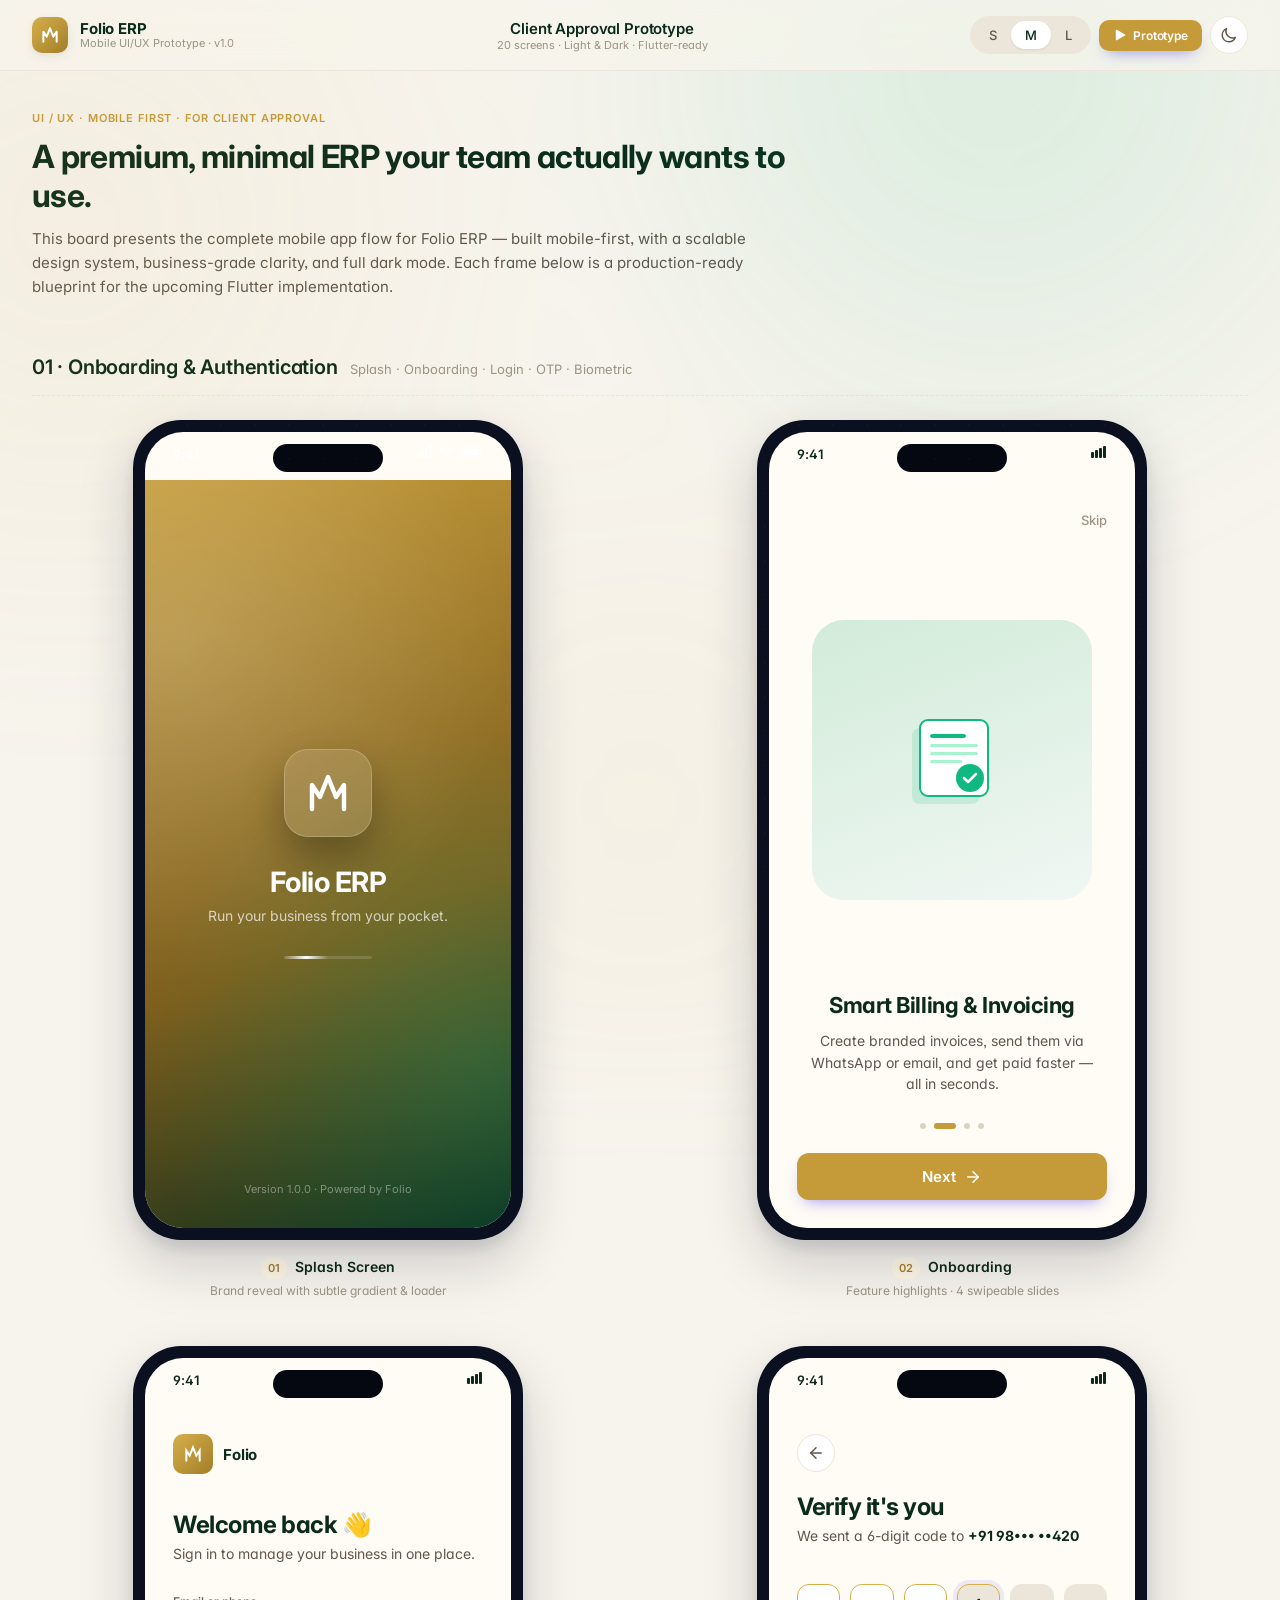
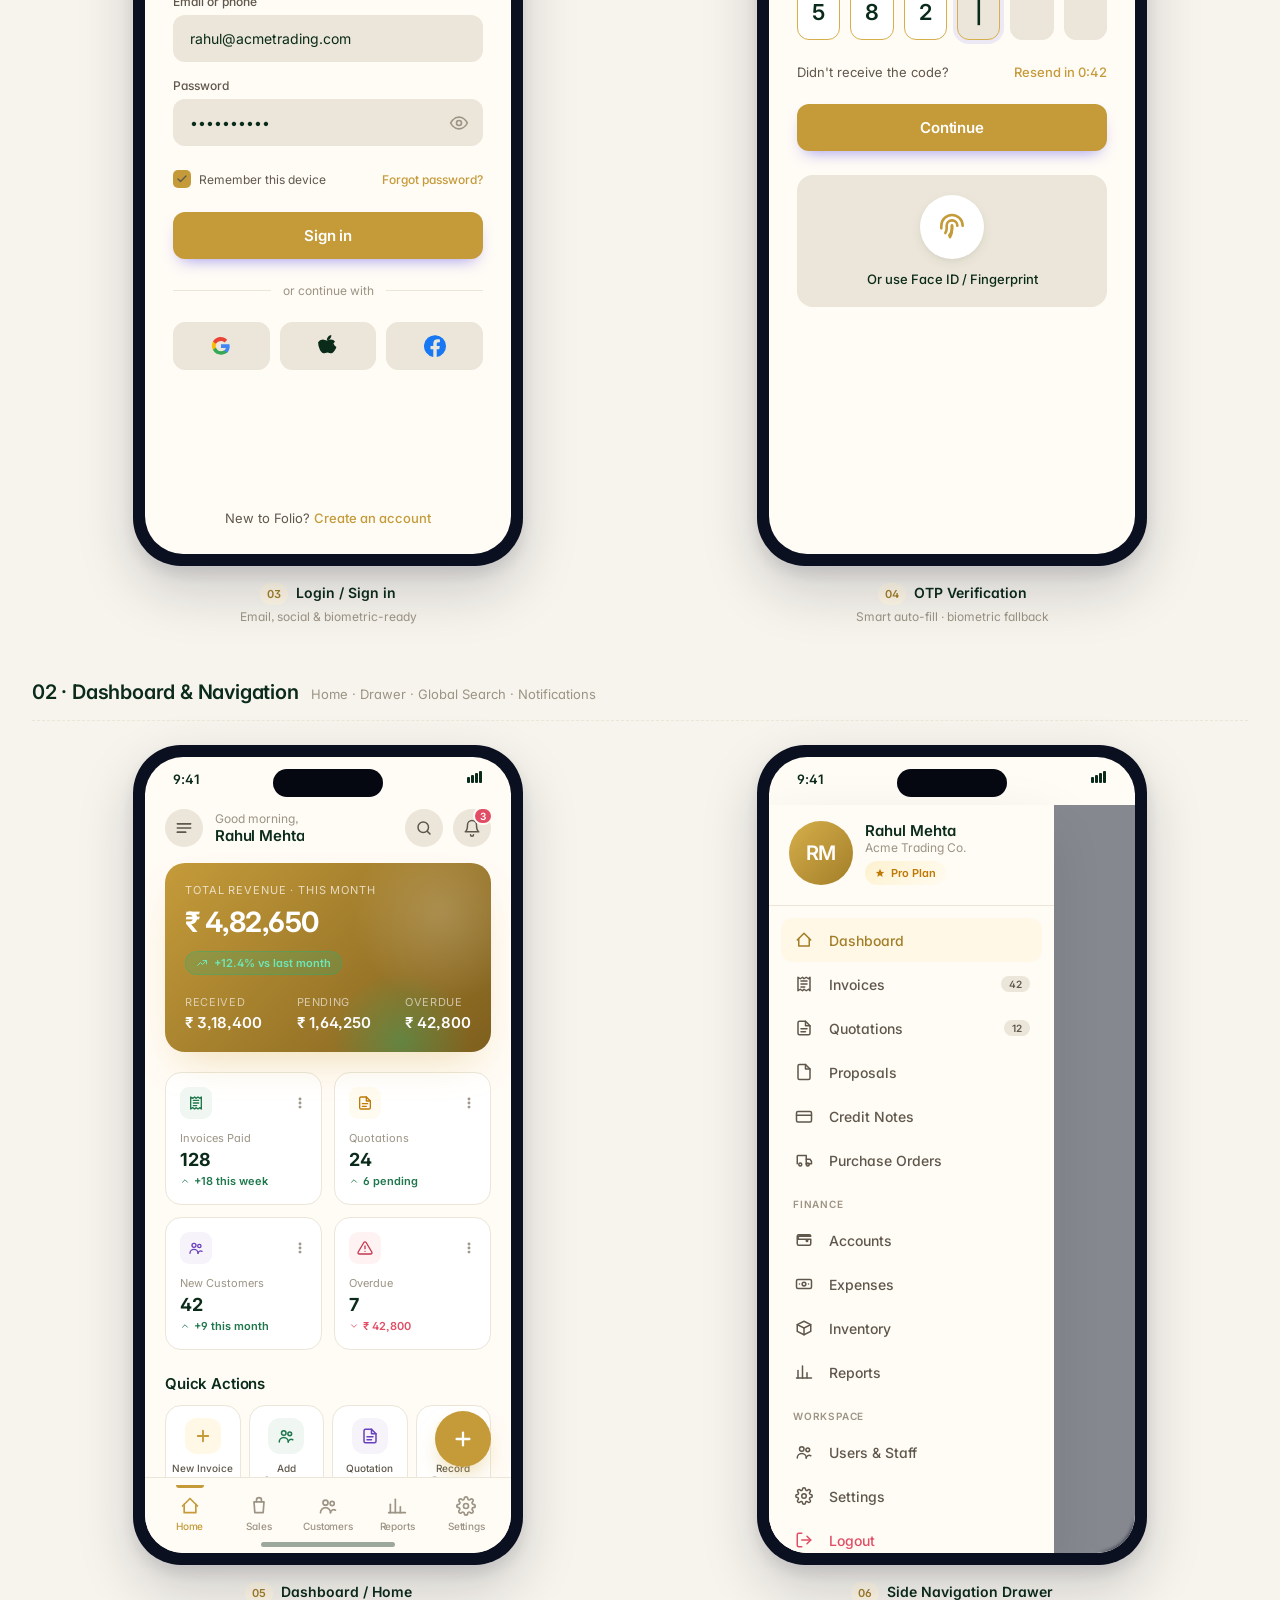
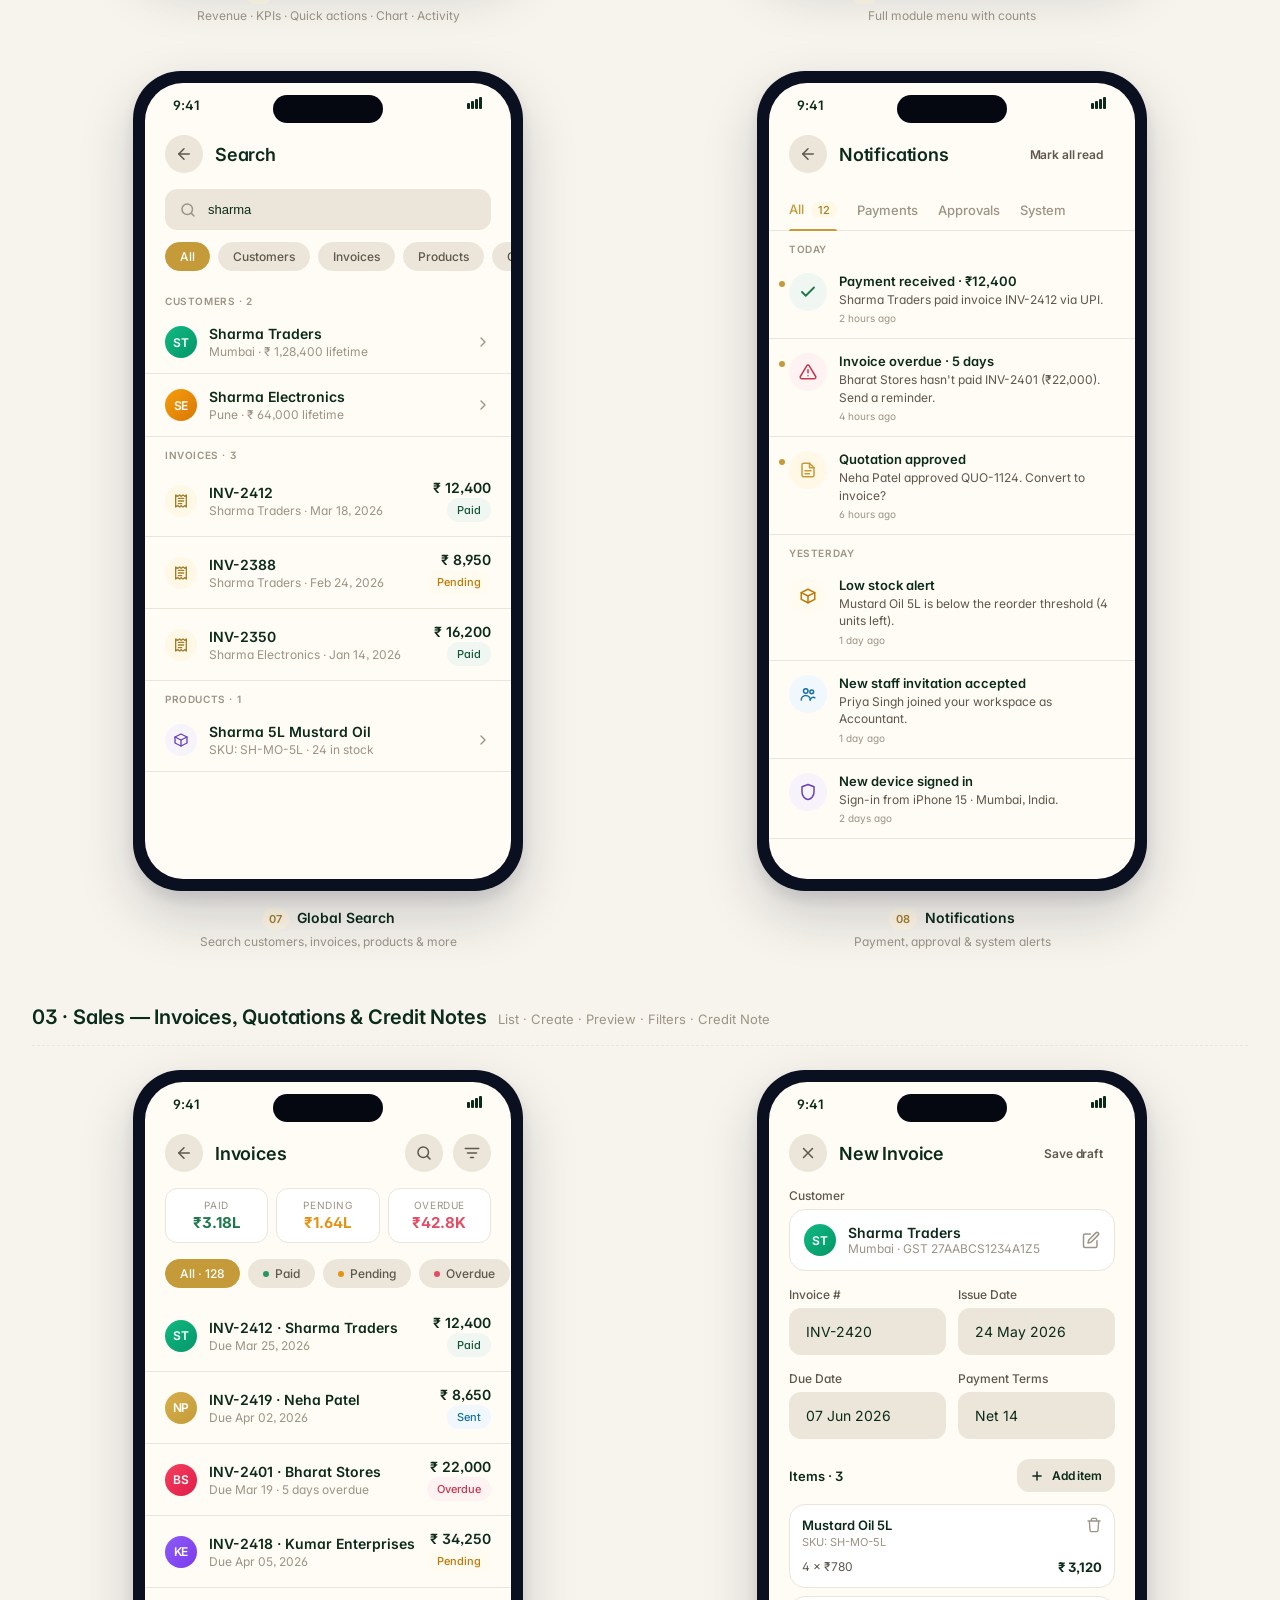
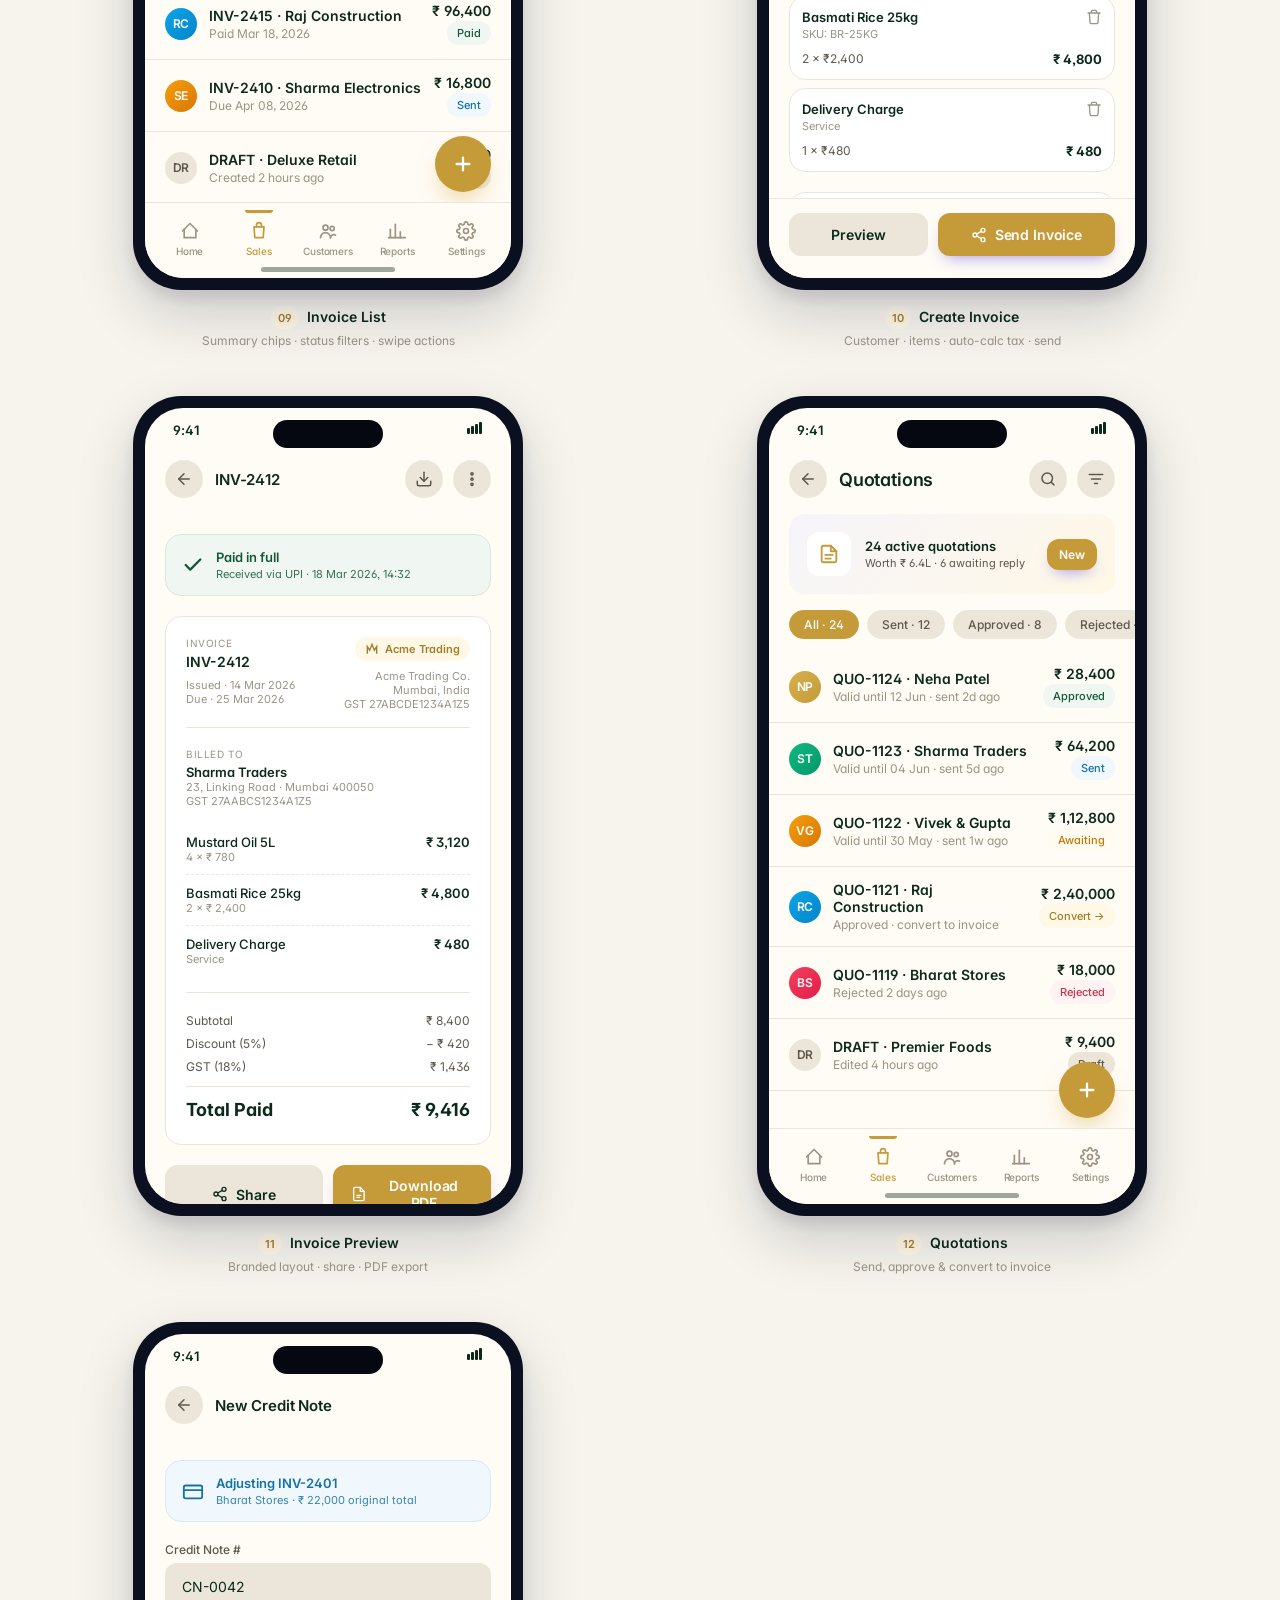
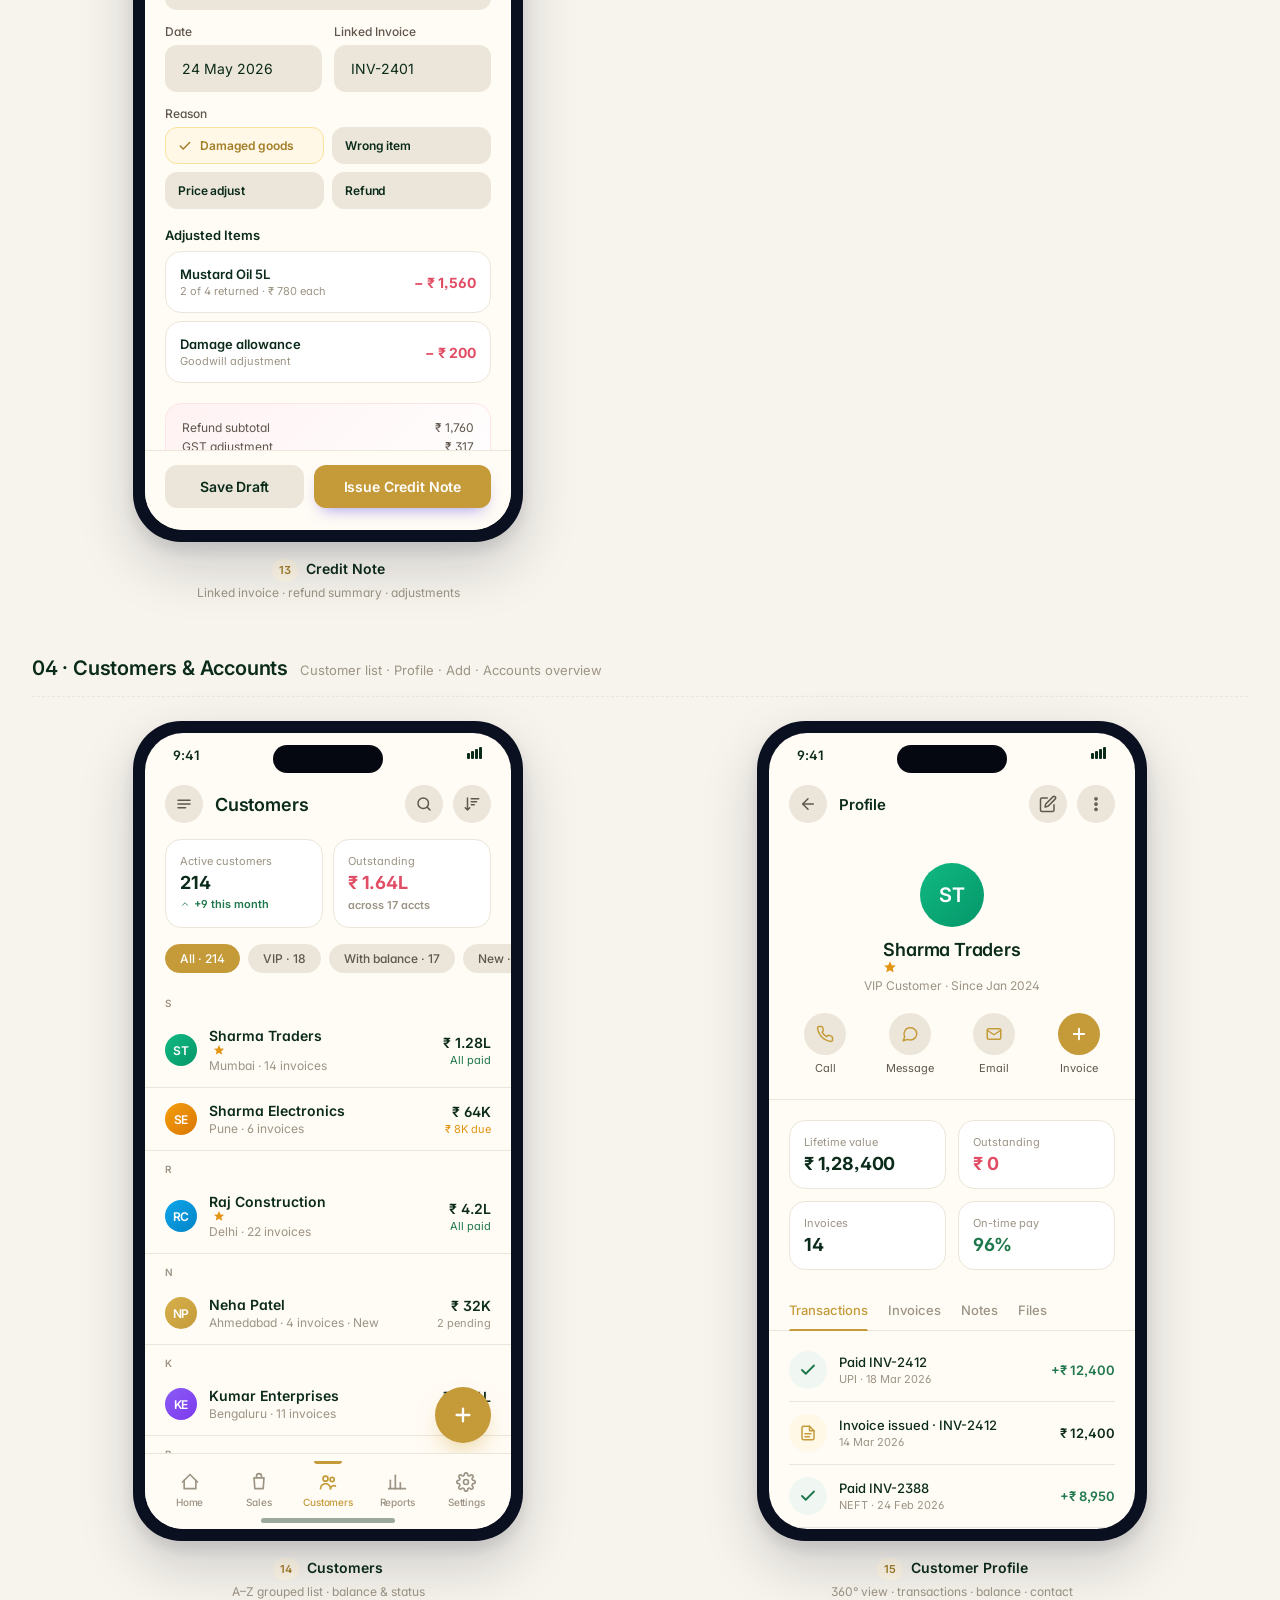
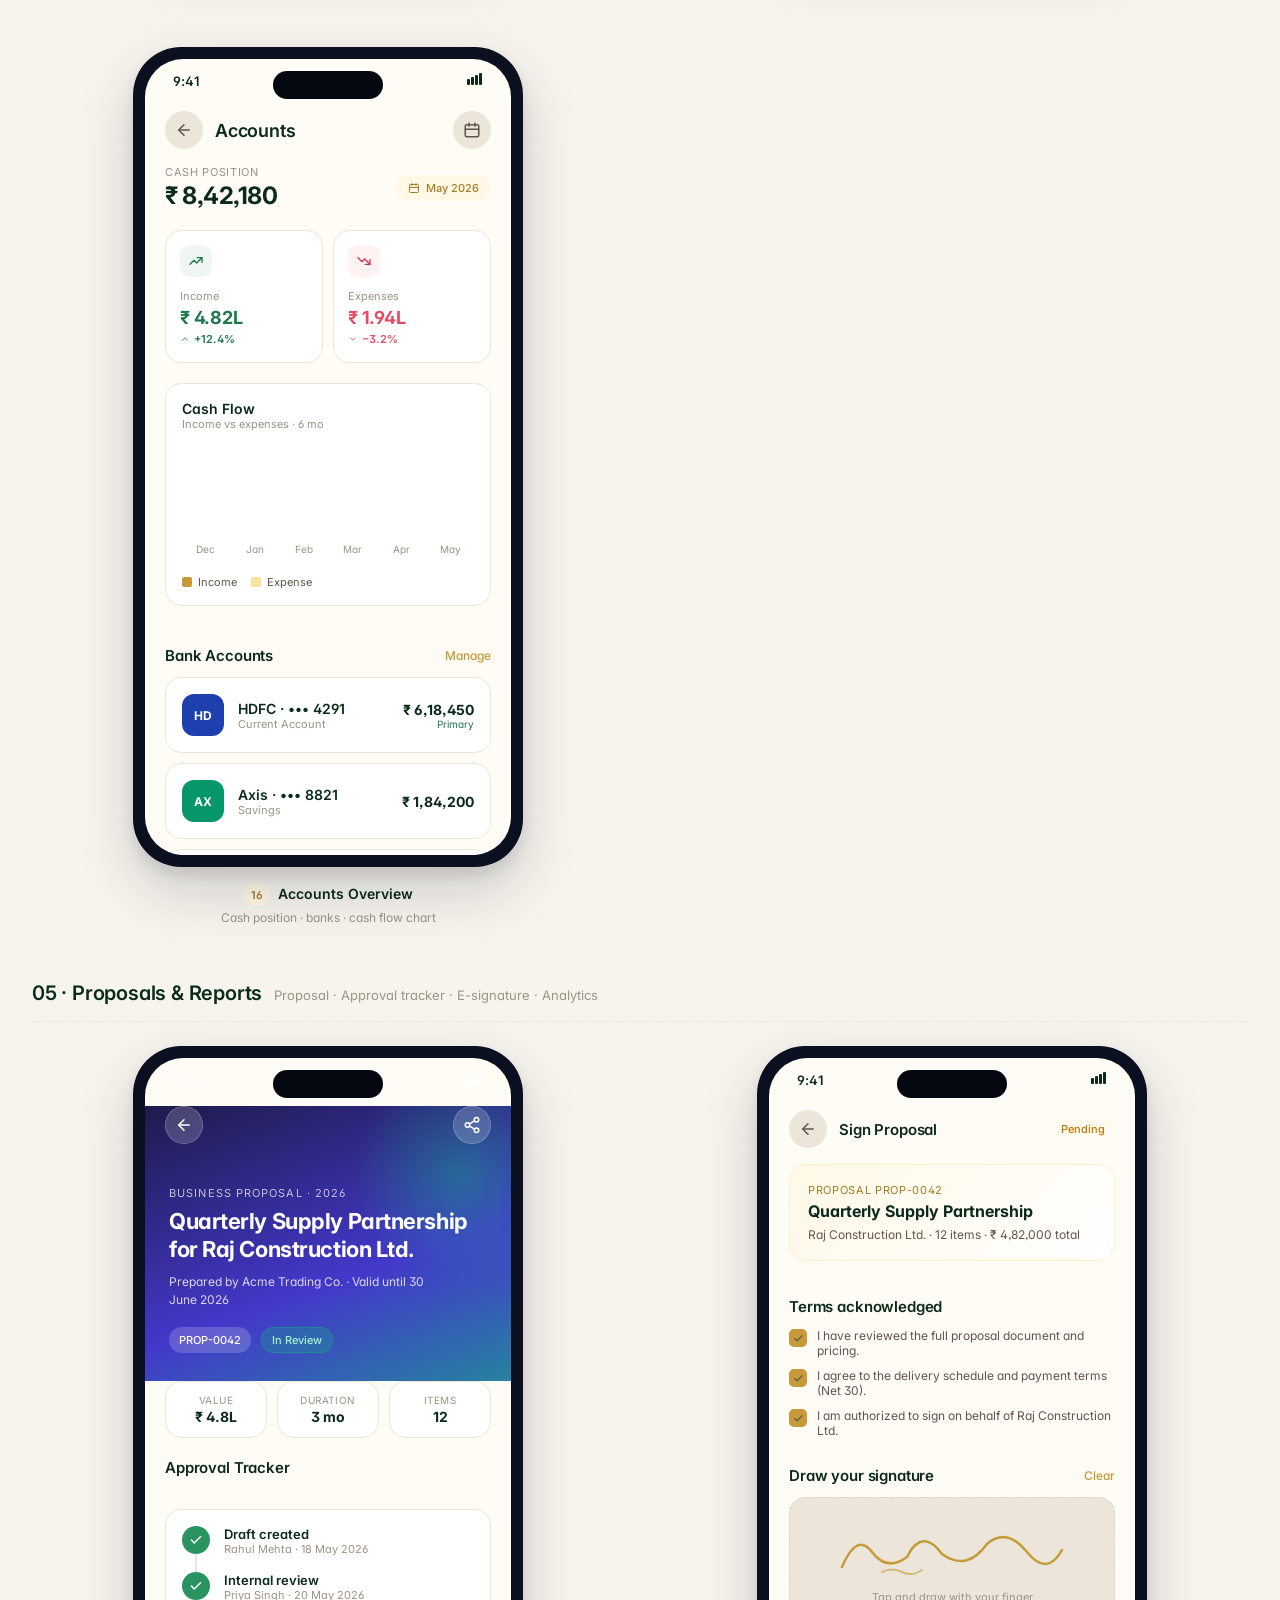
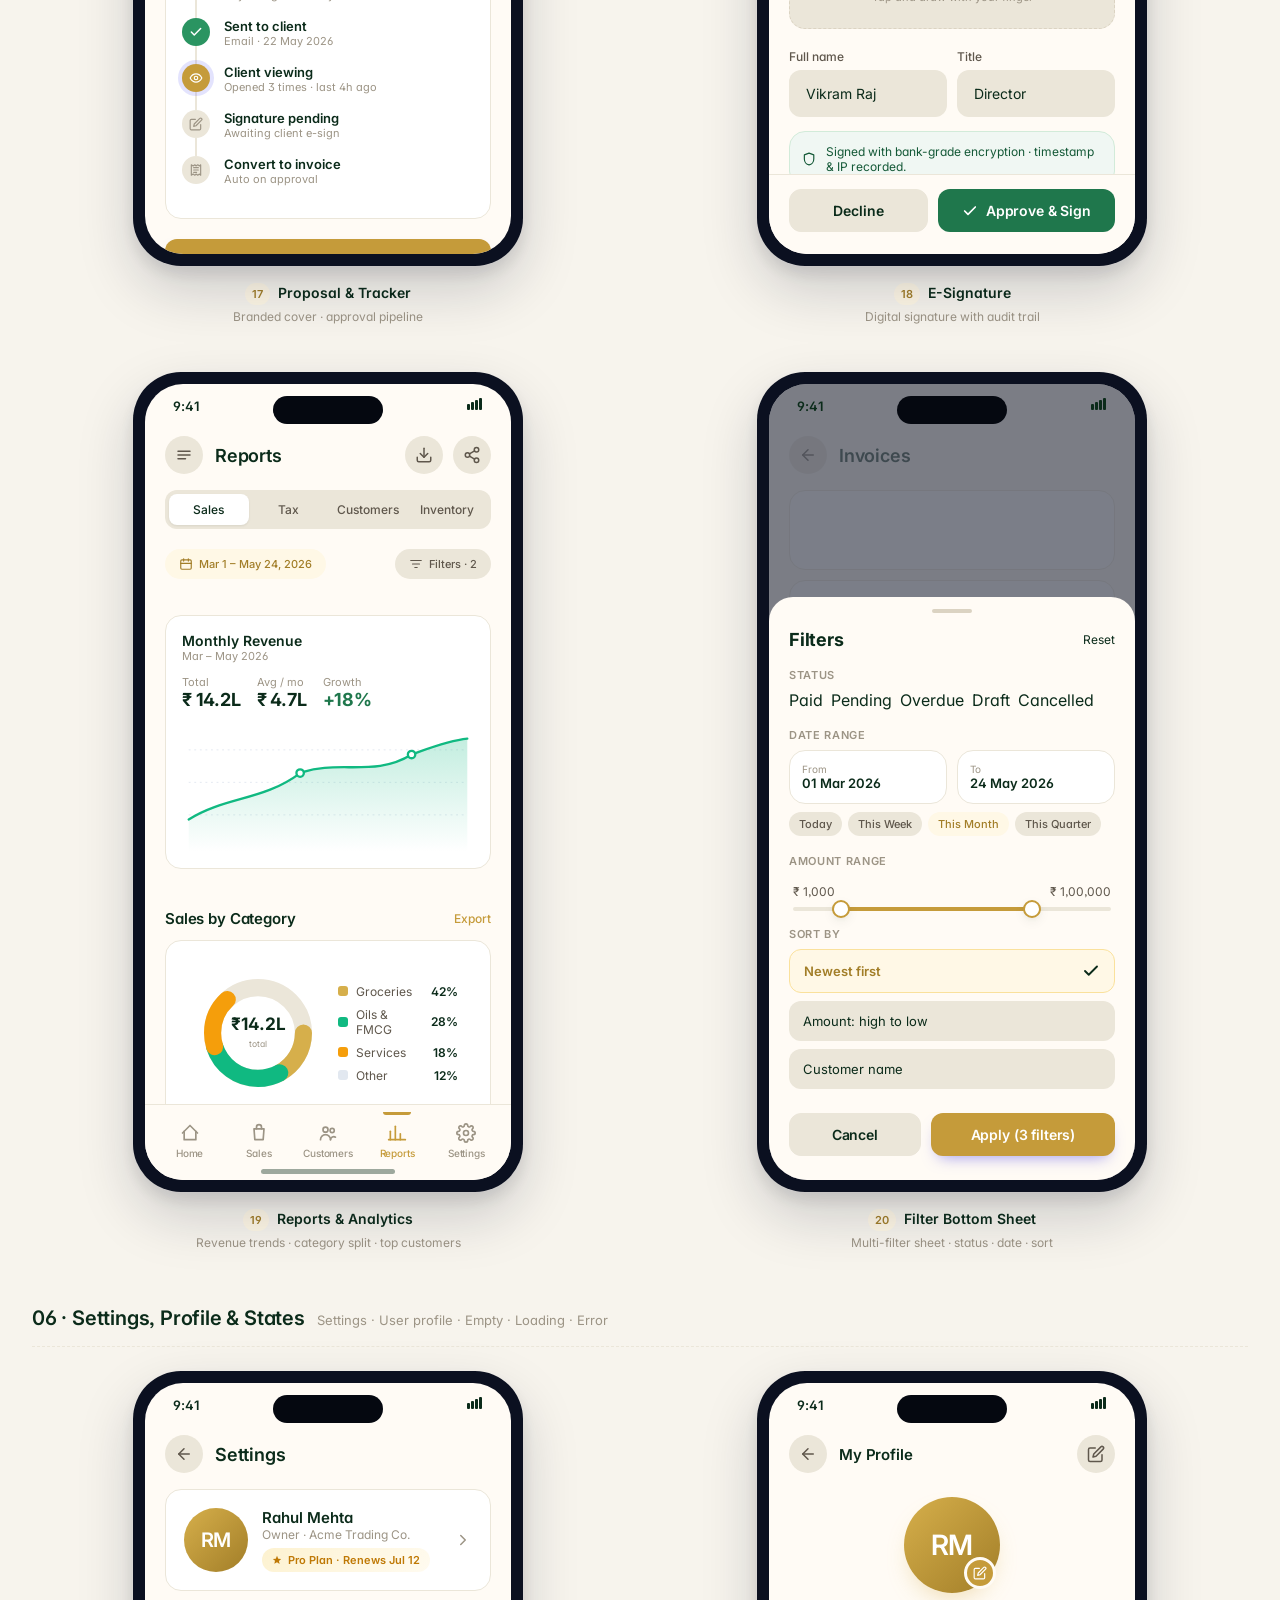
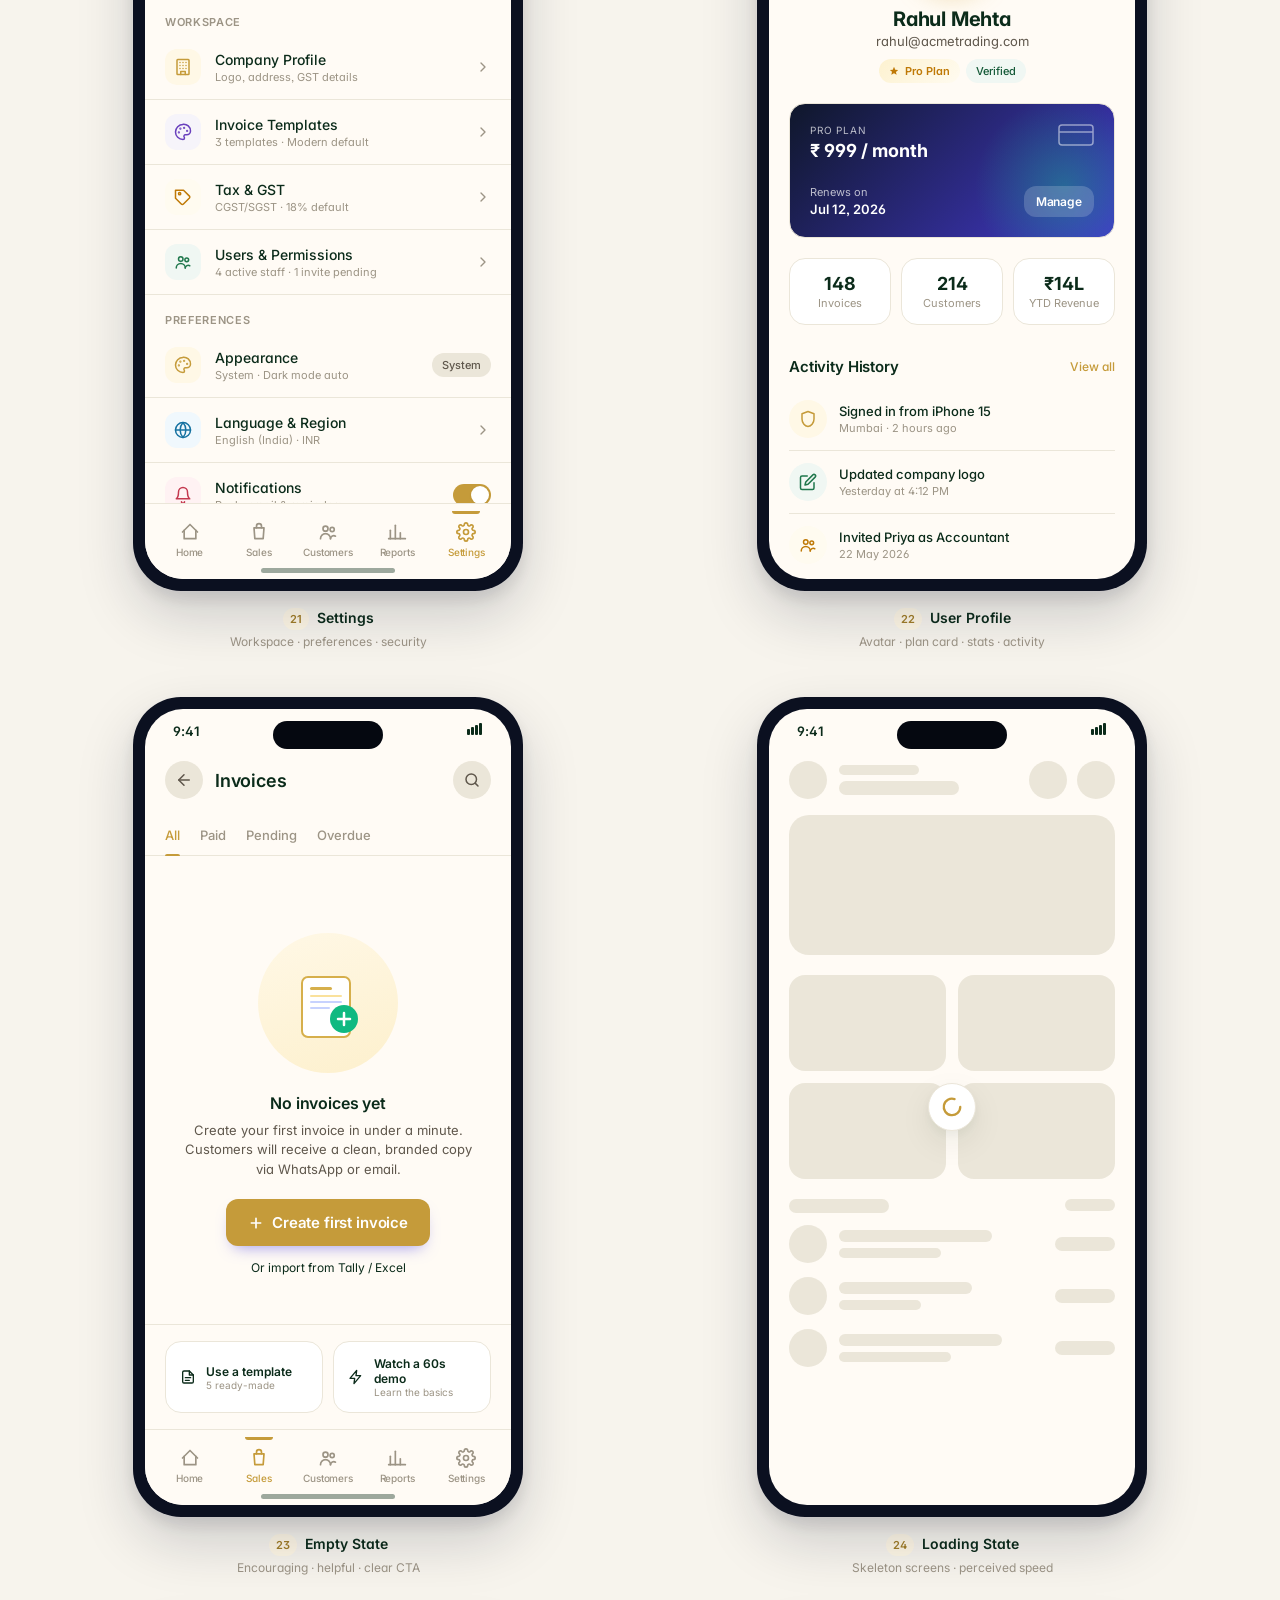
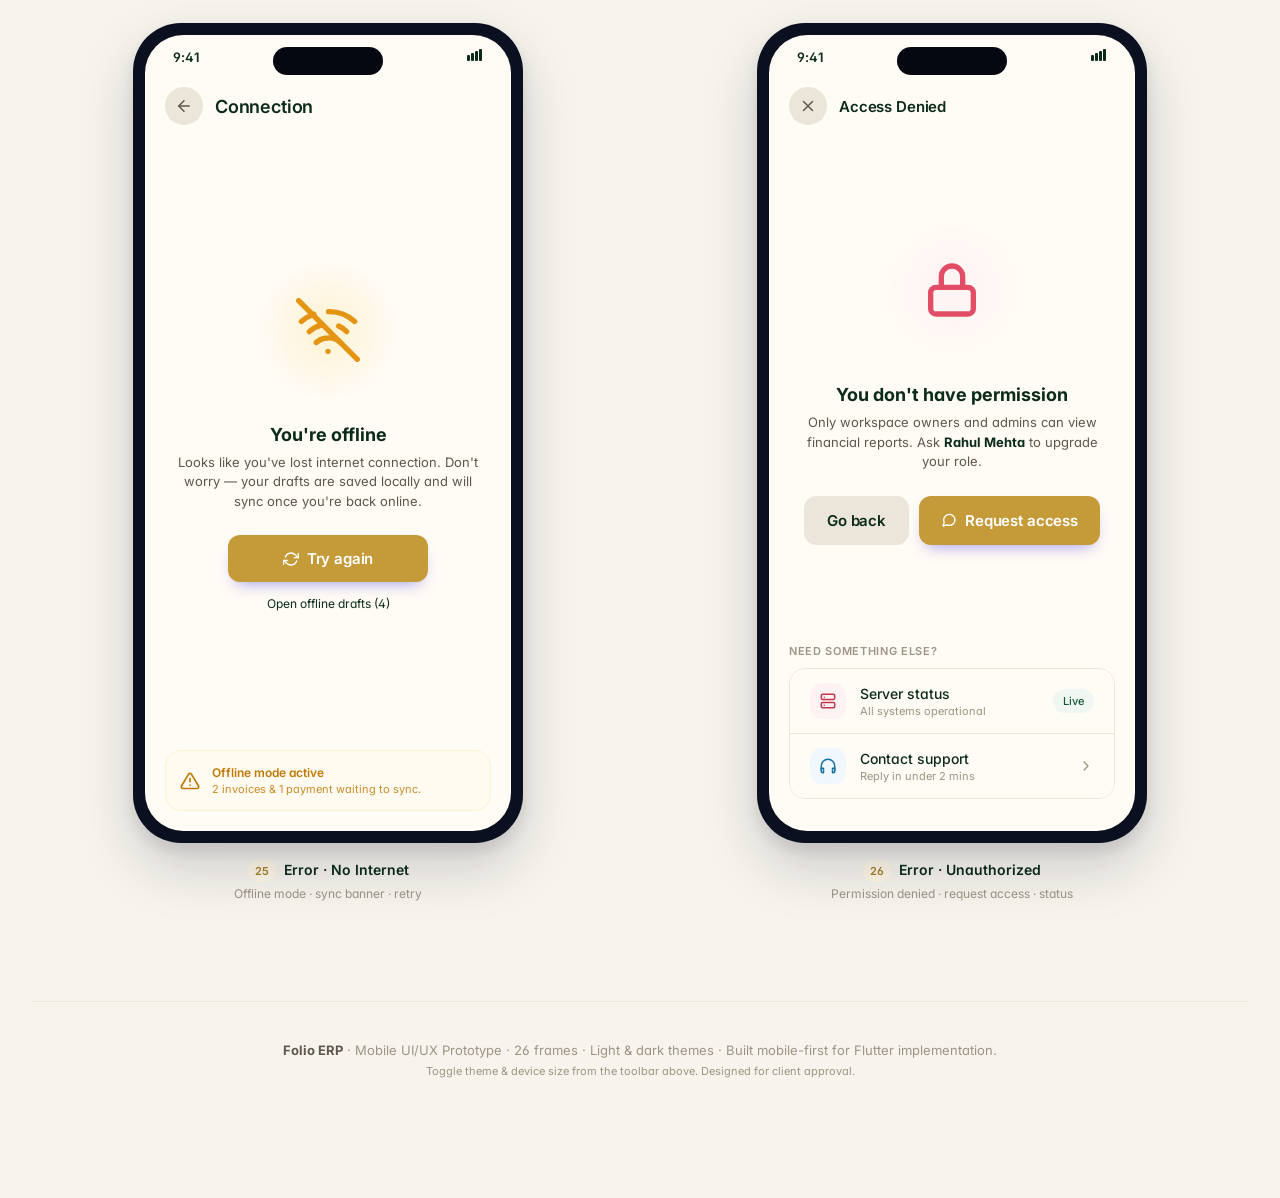
<file: index.html>
<!DOCTYPE html>
<html lang="en" data-theme="light">
<head>
  <meta charset="UTF-8" />
  <meta name="viewport" content="width=device-width, initial-scale=1.0" />
  <title>Folio ERP — Mobile UI/UX Prototype</title>
  <link rel="preconnect" href="https://fonts.googleapis.com">
  <link rel="preconnect" href="https://fonts.gstatic.com" crossorigin>
  <link href="https://fonts.googleapis.com/css2?family=Inter:wght@400;500;600;700&display=swap" rel="stylesheet">
  <link rel="stylesheet" href="assets/css/main.css" />
</head>
<body>
<div class="noise"></div>
<div class="aurora"></div>

<!-- Reusable SVG sprite -->
<svg width="0" height="0" style="position:absolute" aria-hidden="true">
  <defs>
    <symbol id="i-home" viewBox="0 0 24 24" fill="none" stroke="currentColor" stroke-width="2" stroke-linecap="round" stroke-linejoin="round"><path d="M3 12l9-9 9 9"/><path d="M5 10v10h14V10"/></symbol>
    <symbol id="i-bag" viewBox="0 0 24 24" fill="none" stroke="currentColor" stroke-width="2" stroke-linecap="round" stroke-linejoin="round"><path d="M6 7h12l-1 13H7L6 7z"/><path d="M9 7V5a3 3 0 0 1 6 0v2"/></symbol>
    <symbol id="i-users" viewBox="0 0 24 24" fill="none" stroke="currentColor" stroke-width="2" stroke-linecap="round" stroke-linejoin="round"><circle cx="9" cy="8" r="3"/><path d="M3 20a6 6 0 0 1 12 0"/><circle cx="17" cy="9" r="2.5"/><path d="M15 20a4 4 0 0 1 6-3"/></symbol>
    <symbol id="i-chart" viewBox="0 0 24 24" fill="none" stroke="currentColor" stroke-width="2" stroke-linecap="round" stroke-linejoin="round"><path d="M4 20V10"/><path d="M10 20V4"/><path d="M16 20v-7"/><path d="M22 20H2"/></symbol>
    <symbol id="i-settings" viewBox="0 0 24 24" fill="none" stroke="currentColor" stroke-width="2" stroke-linecap="round" stroke-linejoin="round"><circle cx="12" cy="12" r="3"/><path d="M19.4 15a1.7 1.7 0 0 0 .3 1.9l.1.1a2 2 0 1 1-2.8 2.8l-.1-.1a1.7 1.7 0 0 0-1.9-.3 1.7 1.7 0 0 0-1 1.5V21a2 2 0 1 1-4 0v-.1a1.7 1.7 0 0 0-1.1-1.5 1.7 1.7 0 0 0-1.9.3l-.1.1a2 2 0 1 1-2.8-2.8l.1-.1a1.7 1.7 0 0 0 .3-1.9 1.7 1.7 0 0 0-1.5-1H3a2 2 0 1 1 0-4h.1A1.7 1.7 0 0 0 4.6 9a1.7 1.7 0 0 0-.3-1.9l-.1-.1a2 2 0 1 1 2.8-2.8l.1.1a1.7 1.7 0 0 0 1.9.3H9a1.7 1.7 0 0 0 1-1.5V3a2 2 0 1 1 4 0v.1a1.7 1.7 0 0 0 1 1.5 1.7 1.7 0 0 0 1.9-.3l.1-.1a2 2 0 1 1 2.8 2.8l-.1.1a1.7 1.7 0 0 0-.3 1.9V9a1.7 1.7 0 0 0 1.5 1H21a2 2 0 1 1 0 4h-.1a1.7 1.7 0 0 0-1.5 1z"/></symbol>
    <symbol id="i-bell" viewBox="0 0 24 24" fill="none" stroke="currentColor" stroke-width="2" stroke-linecap="round" stroke-linejoin="round"><path d="M6 8a6 6 0 1 1 12 0c0 7 3 9 3 9H3s3-2 3-9"/><path d="M10 21a2 2 0 0 0 4 0"/></symbol>
    <symbol id="i-search" viewBox="0 0 24 24" fill="none" stroke="currentColor" stroke-width="2" stroke-linecap="round" stroke-linejoin="round"><circle cx="11" cy="11" r="7"/><path d="m20 20-3.5-3.5"/></symbol>
    <symbol id="i-plus" viewBox="0 0 24 24" fill="none" stroke="currentColor" stroke-width="2.5" stroke-linecap="round" stroke-linejoin="round"><path d="M12 5v14M5 12h14"/></symbol>
    <symbol id="i-menu" viewBox="0 0 24 24" fill="none" stroke="currentColor" stroke-width="2" stroke-linecap="round"><path d="M4 7h16M4 12h16M4 17h10"/></symbol>
    <symbol id="i-arrow-left" viewBox="0 0 24 24" fill="none" stroke="currentColor" stroke-width="2" stroke-linecap="round" stroke-linejoin="round"><path d="M19 12H5"/><path d="m12 19-7-7 7-7"/></symbol>
    <symbol id="i-arrow-right" viewBox="0 0 24 24" fill="none" stroke="currentColor" stroke-width="2" stroke-linecap="round" stroke-linejoin="round"><path d="M5 12h14"/><path d="m12 5 7 7-7 7"/></symbol>
    <symbol id="i-chevron-right" viewBox="0 0 24 24" fill="none" stroke="currentColor" stroke-width="2" stroke-linecap="round" stroke-linejoin="round"><path d="m9 18 6-6-6-6"/></symbol>
    <symbol id="i-check" viewBox="0 0 24 24" fill="none" stroke="currentColor" stroke-width="2.5" stroke-linecap="round" stroke-linejoin="round"><path d="M20 6 9 17l-5-5"/></symbol>
    <symbol id="i-up" viewBox="0 0 24 24" fill="none" stroke="currentColor" stroke-width="2" stroke-linecap="round" stroke-linejoin="round"><path d="m6 15 6-6 6 6"/></symbol>
    <symbol id="i-down" viewBox="0 0 24 24" fill="none" stroke="currentColor" stroke-width="2" stroke-linecap="round" stroke-linejoin="round"><path d="m6 9 6 6 6-6"/></symbol>
    <symbol id="i-doc" viewBox="0 0 24 24" fill="none" stroke="currentColor" stroke-width="2" stroke-linecap="round" stroke-linejoin="round"><path d="M14 3H6a2 2 0 0 0-2 2v14a2 2 0 0 0 2 2h12a2 2 0 0 0 2-2V9z"/><path d="M14 3v6h6"/><path d="M8 13h8M8 17h6"/></symbol>
    <symbol id="i-file" viewBox="0 0 24 24" fill="none" stroke="currentColor" stroke-width="2" stroke-linecap="round" stroke-linejoin="round"><path d="M14 2H6a2 2 0 0 0-2 2v16a2 2 0 0 0 2 2h12a2 2 0 0 0 2-2V8z"/><path d="M14 2v6h6"/></symbol>
    <symbol id="i-credit" viewBox="0 0 24 24" fill="none" stroke="currentColor" stroke-width="2" stroke-linecap="round" stroke-linejoin="round"><rect x="2" y="6" width="20" height="14" rx="2"/><path d="M2 11h20"/></symbol>
    <symbol id="i-wallet" viewBox="0 0 24 24" fill="none" stroke="currentColor" stroke-width="2" stroke-linecap="round" stroke-linejoin="round"><path d="M3 7v10a2 2 0 0 0 2 2h14a2 2 0 0 0 2-2v-6H6a2 2 0 0 1 0-4h15V7a2 2 0 0 0-2-2H5a2 2 0 0 0-2 2z"/><circle cx="16" cy="13" r="1"/></symbol>
    <symbol id="i-box" viewBox="0 0 24 24" fill="none" stroke="currentColor" stroke-width="2" stroke-linecap="round" stroke-linejoin="round"><path d="m12 3 9 4.5v9L12 21l-9-4.5v-9z"/><path d="M3 7.5 12 12l9-4.5"/><path d="M12 12v9"/></symbol>
    <symbol id="i-truck" viewBox="0 0 24 24" fill="none" stroke="currentColor" stroke-width="2" stroke-linecap="round" stroke-linejoin="round"><path d="M3 17V7a1 1 0 0 1 1-1h11v11"/><path d="M15 11h5l2 3v3h-7"/><circle cx="7" cy="18" r="2"/><circle cx="17" cy="18" r="2"/></symbol>
    <symbol id="i-phone" viewBox="0 0 24 24" fill="none" stroke="currentColor" stroke-width="2" stroke-linecap="round" stroke-linejoin="round"><path d="M22 16.9v3a2 2 0 0 1-2.2 2 19.8 19.8 0 0 1-8.6-3.1 19.5 19.5 0 0 1-6-6A19.8 19.8 0 0 1 2.1 4.2 2 2 0 0 1 4.1 2h3a2 2 0 0 1 2 1.7c.1.9.3 1.8.6 2.6a2 2 0 0 1-.5 2.1L8 9.6a16 16 0 0 0 6 6l1.2-1.2a2 2 0 0 1 2.1-.5c.8.3 1.7.5 2.6.6a2 2 0 0 1 1.7 2.1z"/></symbol>
    <symbol id="i-mail" viewBox="0 0 24 24" fill="none" stroke="currentColor" stroke-width="2" stroke-linecap="round" stroke-linejoin="round"><rect x="3" y="5" width="18" height="14" rx="2"/><path d="m3 7 9 6 9-6"/></symbol>
    <symbol id="i-msg" viewBox="0 0 24 24" fill="none" stroke="currentColor" stroke-width="2" stroke-linecap="round" stroke-linejoin="round"><path d="M21 11.5a8.4 8.4 0 0 1-8.5 8.5 8.6 8.6 0 0 1-3.7-.8L3 21l1.8-5.4A8.5 8.5 0 1 1 21 11.5z"/></symbol>
    <symbol id="i-eye" viewBox="0 0 24 24" fill="none" stroke="currentColor" stroke-width="2" stroke-linecap="round" stroke-linejoin="round"><path d="M2 12s3.5-7 10-7 10 7 10 7-3.5 7-10 7S2 12 2 12z"/><circle cx="12" cy="12" r="3"/></symbol>
    <symbol id="i-eye-off" viewBox="0 0 24 24" fill="none" stroke="currentColor" stroke-width="2" stroke-linecap="round" stroke-linejoin="round"><path d="M17.94 17.94A10.05 10.05 0 0 1 12 19c-7 0-10-7-10-7a18 18 0 0 1 5.1-5.94"/><path d="M9.9 5a10 10 0 0 1 12.1 7 17.3 17.3 0 0 1-2.2 3.1"/><path d="M1 1l22 22"/></symbol>
    <symbol id="i-share" viewBox="0 0 24 24" fill="none" stroke="currentColor" stroke-width="2" stroke-linecap="round" stroke-linejoin="round"><circle cx="18" cy="5" r="3"/><circle cx="6" cy="12" r="3"/><circle cx="18" cy="19" r="3"/><path d="m8.6 13.5 6.8 4M15.4 6.5l-6.8 4"/></symbol>
    <symbol id="i-download" viewBox="0 0 24 24" fill="none" stroke="currentColor" stroke-width="2" stroke-linecap="round" stroke-linejoin="round"><path d="M21 15v4a2 2 0 0 1-2 2H5a2 2 0 0 1-2-2v-4"/><path d="M7 10l5 5 5-5"/><path d="M12 15V3"/></symbol>
    <symbol id="i-filter" viewBox="0 0 24 24" fill="none" stroke="currentColor" stroke-width="2" stroke-linecap="round" stroke-linejoin="round"><path d="M3 6h18M6 12h12M10 18h4"/></symbol>
    <symbol id="i-sort" viewBox="0 0 24 24" fill="none" stroke="currentColor" stroke-width="2" stroke-linecap="round" stroke-linejoin="round"><path d="M11 5h10M11 9h7M11 13h4"/><path d="M3 17l3 3 3-3M6 20V4"/></symbol>
    <symbol id="i-calendar" viewBox="0 0 24 24" fill="none" stroke="currentColor" stroke-width="2" stroke-linecap="round" stroke-linejoin="round"><rect x="3" y="5" width="18" height="16" rx="2"/><path d="M16 3v4M8 3v4M3 11h18"/></symbol>
    <symbol id="i-trend-up" viewBox="0 0 24 24" fill="none" stroke="currentColor" stroke-width="2" stroke-linecap="round" stroke-linejoin="round"><path d="m3 17 6-6 4 4 8-8"/><path d="M14 7h7v7"/></symbol>
    <symbol id="i-trend-down" viewBox="0 0 24 24" fill="none" stroke="currentColor" stroke-width="2" stroke-linecap="round" stroke-linejoin="round"><path d="m3 7 6 6 4-4 8 8"/><path d="M14 17h7v-7"/></symbol>
    <symbol id="i-warn" viewBox="0 0 24 24" fill="none" stroke="currentColor" stroke-width="2" stroke-linecap="round" stroke-linejoin="round"><path d="M10.3 3.7 1.8 18a2 2 0 0 0 1.7 3h17a2 2 0 0 0 1.7-3L13.7 3.7a2 2 0 0 0-3.4 0z"/><path d="M12 9v4M12 17h.01"/></symbol>
    <symbol id="i-shield" viewBox="0 0 24 24" fill="none" stroke="currentColor" stroke-width="2" stroke-linecap="round" stroke-linejoin="round"><path d="M12 2 4 5v7c0 5 3.4 9.4 8 10 4.6-.6 8-5 8-10V5z"/></symbol>
    <symbol id="i-globe" viewBox="0 0 24 24" fill="none" stroke="currentColor" stroke-width="2" stroke-linecap="round" stroke-linejoin="round"><circle cx="12" cy="12" r="10"/><path d="M2 12h20M12 2a15 15 0 0 1 0 20 15 15 0 0 1 0-20z"/></symbol>
    <symbol id="i-finger" viewBox="0 0 24 24" fill="none" stroke="currentColor" stroke-width="2" stroke-linecap="round" stroke-linejoin="round"><path d="M12 11v2a8 8 0 0 1-2 5.3"/><path d="M16 11a4 4 0 1 0-8 0v2c0 1.3-.3 2.5-1 3.5"/><path d="M20 11a8 8 0 0 0-16 0v2"/><path d="M12 11v3a12 12 0 0 1-1.5 5.5"/></symbol>
    <symbol id="i-logout" viewBox="0 0 24 24" fill="none" stroke="currentColor" stroke-width="2" stroke-linecap="round" stroke-linejoin="round"><path d="M9 21H5a2 2 0 0 1-2-2V5a2 2 0 0 1 2-2h4"/><path d="m16 17 5-5-5-5"/><path d="M21 12H9"/></symbol>
    <symbol id="i-edit" viewBox="0 0 24 24" fill="none" stroke="currentColor" stroke-width="2" stroke-linecap="round" stroke-linejoin="round"><path d="M11 4H4a2 2 0 0 0-2 2v14a2 2 0 0 0 2 2h14a2 2 0 0 0 2-2v-7"/><path d="M18.5 2.5a2.1 2.1 0 0 1 3 3L12 15l-4 1 1-4z"/></symbol>
    <symbol id="i-trash" viewBox="0 0 24 24" fill="none" stroke="currentColor" stroke-width="2" stroke-linecap="round" stroke-linejoin="round"><path d="M3 6h18M8 6V4a2 2 0 0 1 2-2h4a2 2 0 0 1 2 2v2M19 6l-1 14a2 2 0 0 1-2 2H8a2 2 0 0 1-2-2L5 6"/></symbol>
    <symbol id="i-wifi-off" viewBox="0 0 24 24" fill="none" stroke="currentColor" stroke-width="2" stroke-linecap="round" stroke-linejoin="round"><path d="M1 1l22 22"/><path d="M16.7 16.7A6 6 0 0 0 12 15c-1.7 0-3.2.6-4.4 1.7"/><path d="M5 12.6a10 10 0 0 1 4.5-2.4M19 12.6a10 10 0 0 0-3-2.1"/><path d="M2 8.8a14 14 0 0 1 4.7-2.7M22 8.8a14 14 0 0 0-9.8-3.7"/><path d="M12 20h.01"/></symbol>
    <symbol id="i-server" viewBox="0 0 24 24" fill="none" stroke="currentColor" stroke-width="2" stroke-linecap="round" stroke-linejoin="round"><rect x="3" y="3" width="18" height="7" rx="2"/><rect x="3" y="14" width="18" height="7" rx="2"/><path d="M7 7h.01M7 17.5h.01"/></symbol>
    <symbol id="i-lock" viewBox="0 0 24 24" fill="none" stroke="currentColor" stroke-width="2" stroke-linecap="round" stroke-linejoin="round"><rect x="4" y="11" width="16" height="10" rx="2"/><path d="M8 11V7a4 4 0 0 1 8 0v4"/></symbol>
    <symbol id="i-receipt" viewBox="0 0 24 24" fill="none" stroke="currentColor" stroke-width="2" stroke-linecap="round" stroke-linejoin="round"><path d="M4 3v18l3-2 3 2 2-2 3 2 3-2 2 2V3l-2 2-3-2-3 2-2-2-3 2-3-2z"/><path d="M8 8h8M8 12h8M8 16h5"/></symbol>
    <symbol id="i-cash" viewBox="0 0 24 24" fill="none" stroke="currentColor" stroke-width="2" stroke-linecap="round" stroke-linejoin="round"><rect x="2" y="6" width="20" height="12" rx="2"/><circle cx="12" cy="12" r="2.5"/><path d="M6 12h.01M18 12h.01"/></symbol>
    <symbol id="i-pie" viewBox="0 0 24 24" fill="none" stroke="currentColor" stroke-width="2" stroke-linecap="round" stroke-linejoin="round"><path d="M21.2 15A10 10 0 1 1 9 2.8"/><path d="M22 12A10 10 0 0 0 12 2v10z"/></symbol>
    <symbol id="i-tag" viewBox="0 0 24 24" fill="none" stroke="currentColor" stroke-width="2" stroke-linecap="round" stroke-linejoin="round"><path d="m20.6 13.4-8 8a2 2 0 0 1-2.9 0L2 13.7V3h10.7l7.9 7.8a2 2 0 0 1 0 2.6z"/><circle cx="7.5" cy="7.5" r="1.5"/></symbol>
    <symbol id="i-zap" viewBox="0 0 24 24" fill="none" stroke="currentColor" stroke-width="2" stroke-linecap="round" stroke-linejoin="round"><path d="M13 2 3 14h7l-1 8 10-12h-7l1-8z"/></symbol>
    <symbol id="i-target" viewBox="0 0 24 24" fill="none" stroke="currentColor" stroke-width="2" stroke-linecap="round" stroke-linejoin="round"><circle cx="12" cy="12" r="10"/><circle cx="12" cy="12" r="6"/><circle cx="12" cy="12" r="2"/></symbol>
    <symbol id="i-star" viewBox="0 0 24 24" fill="currentColor"><path d="m12 2 3 7 7 .6-5.3 4.7 1.6 7-6.3-3.8L5.6 21l1.6-7L2 9.6 9 9z"/></symbol>
    <symbol id="i-x" viewBox="0 0 24 24" fill="none" stroke="currentColor" stroke-width="2" stroke-linecap="round" stroke-linejoin="round"><path d="M18 6 6 18M6 6l12 12"/></symbol>
    <symbol id="i-more" viewBox="0 0 24 24" fill="none" stroke="currentColor" stroke-width="2" stroke-linecap="round"><circle cx="12" cy="5" r="1.5"/><circle cx="12" cy="12" r="1.5"/><circle cx="12" cy="19" r="1.5"/></symbol>
    <symbol id="i-pdf" viewBox="0 0 24 24" fill="none" stroke="currentColor" stroke-width="2" stroke-linecap="round" stroke-linejoin="round"><path d="M14 2H6a2 2 0 0 0-2 2v16a2 2 0 0 0 2 2h12a2 2 0 0 0 2-2V8z"/><path d="M14 2v6h6"/><path d="M9 14h6M9 17h4"/></symbol>
    <symbol id="i-id" viewBox="0 0 24 24" fill="none" stroke="currentColor" stroke-width="2" stroke-linecap="round" stroke-linejoin="round"><rect x="2" y="5" width="20" height="14" rx="2"/><circle cx="9" cy="12" r="2.5"/><path d="M14 10h5M14 14h3M5 17a4 4 0 0 1 8 0"/></symbol>
    <symbol id="i-building" viewBox="0 0 24 24" fill="none" stroke="currentColor" stroke-width="2" stroke-linecap="round" stroke-linejoin="round"><rect x="4" y="2" width="16" height="20" rx="1"/><path d="M9 22v-4h6v4M8 6h.01M8 10h.01M8 14h.01M12 6h.01M12 10h.01M12 14h.01M16 6h.01M16 10h.01M16 14h.01"/></symbol>
    <symbol id="i-headset" viewBox="0 0 24 24" fill="none" stroke="currentColor" stroke-width="2" stroke-linecap="round" stroke-linejoin="round"><path d="M3 18v-6a9 9 0 0 1 18 0v6"/><path d="M21 19a2 2 0 0 1-2 2h-1v-6h3zM3 19a2 2 0 0 0 2 2h1v-6H3z"/></symbol>
    <symbol id="i-paint" viewBox="0 0 24 24" fill="none" stroke="currentColor" stroke-width="2" stroke-linecap="round" stroke-linejoin="round"><circle cx="13.5" cy="6.5" r=".5" fill="currentColor"/><circle cx="17.5" cy="10.5" r=".5" fill="currentColor"/><circle cx="8.5" cy="7.5" r=".5" fill="currentColor"/><circle cx="6.5" cy="12.5" r=".5" fill="currentColor"/><path d="M12 2a10 10 0 0 0 0 20 2 2 0 0 0 2-2 2 2 0 0 0-.4-1.2 2 2 0 0 1 1.6-3.2H17a5 5 0 0 0 5-5 9 9 0 0 0-10-9z"/></symbol>
    <symbol id="i-key" viewBox="0 0 24 24" fill="none" stroke="currentColor" stroke-width="2" stroke-linecap="round" stroke-linejoin="round"><circle cx="7" cy="15" r="4"/><path d="m10 12 11-11M16 7l2 2M19 4l2 2"/></symbol>
    <symbol id="i-mappin" viewBox="0 0 24 24" fill="none" stroke="currentColor" stroke-width="2" stroke-linecap="round" stroke-linejoin="round"><path d="M20 10c0 6-8 12-8 12s-8-6-8-12a8 8 0 0 1 16 0z"/><circle cx="12" cy="10" r="3"/></symbol>
    <symbol id="i-note" viewBox="0 0 24 24" fill="none" stroke="currentColor" stroke-width="2" stroke-linecap="round" stroke-linejoin="round"><path d="M14 2H6a2 2 0 0 0-2 2v16a2 2 0 0 0 2 2h12a2 2 0 0 0 2-2v-9z"/><path d="M14 2v6h6M9 13h6M9 17h4"/></symbol>
    <symbol id="i-refresh" viewBox="0 0 24 24" fill="none" stroke="currentColor" stroke-width="2" stroke-linecap="round" stroke-linejoin="round"><path d="M23 4v6h-6"/><path d="M1 20v-6h6"/><path d="M3.5 9a9 9 0 0 1 14.8-3.4L23 10M1 14l4.7 4.4A9 9 0 0 0 20.5 15"/></symbol>
    <symbol id="i-google" viewBox="0 0 24 24"><path fill="#4285F4" d="M21.4 12.2c0-.7 0-1.4-.2-2.1H12v4h5.3a4.6 4.6 0 0 1-2 3v2.5h3.2c1.9-1.7 3-4.3 3-7.4z"/><path fill="#34A853" d="M12 21.5c2.7 0 5-.9 6.6-2.4l-3.2-2.5c-.9.6-2 1-3.4 1a5.9 5.9 0 0 1-5.5-4.1H3.2v2.6A10 10 0 0 0 12 21.5z"/><path fill="#FBBC04" d="M6.5 13.5a6 6 0 0 1 0-3.8V7H3.2a10 10 0 0 0 0 9z"/><path fill="#EA4335" d="M12 6.6c1.5 0 2.8.5 3.9 1.5l2.9-2.9A10 10 0 0 0 3.2 7l3.3 2.6A6 6 0 0 1 12 6.6z"/></symbol>
    <symbol id="i-apple" viewBox="0 0 24 24" fill="currentColor"><path d="M17.05 12.04c-.03-3.18 2.6-4.7 2.71-4.78a5.79 5.79 0 0 0-4.56-2.46c-1.93-.2-3.77 1.13-4.75 1.13-1 0-2.5-1.1-4.1-1.07A6.07 6.07 0 0 0 1.2 8a17.5 17.5 0 0 0 2.16 8.66c1.05 1.62 2.31 3.42 3.96 3.36 1.6-.07 2.2-1.03 4.13-1.03 1.93 0 2.47 1.03 4.16 1 1.71-.04 2.79-1.66 3.83-3.29a14.6 14.6 0 0 0 1.74-3.55 5.55 5.55 0 0 1-3.13-5.11zM14.4 3.94a5.43 5.43 0 0 0 1.25-3.94 5.66 5.66 0 0 0-3.62 1.87 5.16 5.16 0 0 0-1.28 3.85c1.4.11 2.83-.71 3.65-1.78z"/></symbol>
    <symbol id="i-fb" viewBox="0 0 24 24" fill="#1877F2"><path d="M24 12.07A12 12 0 1 0 10.13 24v-8.43H7.1v-3.5h3.04V9.41c0-3.01 1.79-4.67 4.53-4.67 1.31 0 2.69.23 2.69.23v2.96h-1.52c-1.49 0-1.96.93-1.96 1.88v2.26h3.33l-.53 3.5h-2.8V24A12 12 0 0 0 24 12.07z"/></symbol>
  </defs>
</svg>

<!-- =================================================== TOOLBAR =================================================== -->
<header class="toolbar">
  <div class="toolbar-brand">
    <div class="logo-mark">
      <svg width="20" height="20" viewBox="0 0 24 24" fill="none" stroke="currentColor" stroke-width="2.4" stroke-linecap="round" stroke-linejoin="round">
        <path d="M4 20V8l4 6 4-10 4 10 4-6v12"/>
      </svg>
    </div>
    <div class="logo-text">
      <strong>Folio ERP</strong>
      <span>Mobile UI/UX Prototype · v1.0</span>
    </div>
  </div>

  <div class="toolbar-title">
    <h1>Client Approval Prototype</h1>
    <small>20 screens · Light & Dark · Flutter-ready</small>
  </div>

  <div class="toolbar-actions">
    <div class="seg">
      <button data-size="sm">S</button>
      <button data-size="md" class="is-active">M</button>
      <button data-size="lg">L</button>
    </div>
    <a href="prototype.html" class="btn btn-primary btn-sm" style="text-decoration:none;padding:8px 14px;display:inline-flex;align-items:center;gap:6px;border-radius:10px">
      <svg width="14" height="14" viewBox="0 0 24 24" fill="none" stroke="currentColor" stroke-width="2.4" stroke-linecap="round" stroke-linejoin="round"><polygon points="6 4 20 12 6 20 6 4" fill="currentColor"/></svg>
      Prototype
    </a>
    <button class="icon-btn" id="themeToggle" aria-label="Toggle theme">
      <svg id="themeIcon" width="18" height="18" viewBox="0 0 24 24" fill="none" stroke="currentColor"><path stroke-linecap="round" stroke-linejoin="round" stroke-width="2" d="M20.354 15.354A9 9 0 018.646 3.646 9.003 9.003 0 0012 21a9.003 9.003 0 008.354-5.646z"/></svg>
    </button>
  </div>
</header>

<!-- =================================================== PAGE =================================================== -->
<main class="page">
  <div class="page-header">
    <div class="eyebrow">UI / UX · Mobile First · For Client Approval</div>
    <h2>A premium, minimal ERP your team actually wants to use.</h2>
    <p>This board presents the complete mobile app flow for Folio ERP — built mobile-first, with a scalable design system, business-grade clarity, and full dark mode. Each frame below is a production-ready blueprint for the upcoming Flutter implementation.</p>
  </div>

  <!-- ========== SECTION 1: ONBOARDING & AUTH ========== -->
  <div class="section-title">
    <h3>01 · Onboarding & Authentication</h3>
    <span>Splash · Onboarding · Login · OTP · Biometric</span>
  </div>

  <div class="device-grid">

    <!-- Screen 1: Splash -->
    <div class="device-wrap" id="screen-1">
      <div class="device">
        <div class="device-screen">
          <div class="notch"></div>
          <div class="statusbar" style="color:#fff">
            <span>9:41</span>
            <div class="icons">
              <svg width="16" height="12" viewBox="0 0 16 12" fill="currentColor"><rect x="0" y="6" width="3" height="6" rx="1"/><rect x="4" y="4" width="3" height="8" rx="1"/><rect x="8" y="2" width="3" height="10" rx="1"/><rect x="12" y="0" width="3" height="12" rx="1"/></svg>
              <svg width="16" height="12" viewBox="0 0 16 12" fill="none" stroke="currentColor" stroke-width="1.5"><path d="M1 4c4-3 10-3 14 0M3 6.5c3-2 7-2 10 0M5 9c2-1 4-1 6 0"/></svg>
              <svg width="22" height="12" viewBox="0 0 22 12" fill="none" stroke="currentColor" stroke-width="1.2"><rect x="1" y="1" width="18" height="10" rx="2"/><rect x="3" y="3" width="14" height="6" rx="1" fill="currentColor"/><path d="M20 4v4"/></svg>
            </div>
          </div>

          <div class="splash">
            <div class="splash-logo">
              <svg width="48" height="48" viewBox="0 0 24 24" fill="none" stroke="currentColor" stroke-width="2.2" stroke-linecap="round" stroke-linejoin="round">
                <path d="M4 20V8l4 6 4-10 4 10 4-6v12"/>
              </svg>
            </div>
            <h1>Folio ERP</h1>
            <p>Run your business from your pocket.</p>
            <div class="loader"></div>
            <div class="splash-version">Version 1.0.0 · Powered by Folio</div>
          </div>
        </div>
      </div>
      <div class="device-caption">
        <span class="num">01</span><span class="name">Splash Screen</span>
        <span class="desc">Brand reveal with subtle gradient & loader</span>
      </div>
    </div>

    <!-- Screen 2: Onboarding -->
    <div class="device-wrap" id="screen-2">
      <div class="device">
        <div class="device-screen">
          <div class="notch"></div>
          <div class="statusbar"><span>9:41</span><div class="icons"><svg width="16" height="12" viewBox="0 0 16 12" fill="currentColor"><rect x="0" y="6" width="3" height="6" rx="1"/><rect x="4" y="4" width="3" height="8" rx="1"/><rect x="8" y="2" width="3" height="10" rx="1"/><rect x="12" y="0" width="3" height="12" rx="1"/></svg></div></div>

          <div class="onb">
            <button class="skip">Skip</button>
            <div class="onb-illu">
              <div class="illu-card tone-emerald">
                <svg width="120" height="120" viewBox="0 0 120 120" fill="none">
                  <rect x="20" y="28" width="68" height="76" rx="8" fill="#10b981" opacity=".15"/>
                  <rect x="28" y="20" width="68" height="76" rx="8" fill="#fff" stroke="#10b981" stroke-width="2"/>
                  <rect x="38" y="34" width="36" height="4" rx="2" fill="#10b981"/>
                  <rect x="38" y="44" width="48" height="3" rx="1.5" fill="#a7f3d0"/>
                  <rect x="38" y="52" width="48" height="3" rx="1.5" fill="#a7f3d0"/>
                  <rect x="38" y="60" width="32" height="3" rx="1.5" fill="#a7f3d0"/>
                  <circle cx="78" cy="78" r="14" fill="#10b981"/>
                  <path d="m72 78 4 4 8-8" stroke="#fff" stroke-width="2.5" stroke-linecap="round" stroke-linejoin="round" fill="none"/>
                </svg>
              </div>
            </div>
            <h2>Smart Billing &amp; Invoicing</h2>
            <p>Create branded invoices, send them via WhatsApp or email, and get paid faster — all in seconds.</p>
            <div class="onb-dots"><i></i><i class="is-active"></i><i></i><i></i></div>
            <button class="btn btn-primary btn-block btn-lg">Next <svg width="18" height="18"><use href="#i-arrow-right"/></svg></button>
          </div>
        </div>
      </div>
      <div class="device-caption">
        <span class="num">02</span><span class="name">Onboarding</span>
        <span class="desc">Feature highlights · 4 swipeable slides</span>
      </div>
    </div>

    <!-- Screen 3: Login -->
    <div class="device-wrap" id="screen-3">
      <div class="device">
        <div class="device-screen">
          <div class="notch"></div>
          <div class="statusbar"><span>9:41</span><div class="icons"><svg width="16" height="12" viewBox="0 0 16 12" fill="currentColor"><rect x="0" y="6" width="3" height="6" rx="1"/><rect x="4" y="4" width="3" height="8" rx="1"/><rect x="8" y="2" width="3" height="10" rx="1"/><rect x="12" y="0" width="3" height="12" rx="1"/></svg></div></div>

          <div class="auth">
            <div class="brand-row">
              <div class="brand-mark"><svg width="20" height="20" viewBox="0 0 24 24" fill="none" stroke="currentColor" stroke-width="2.4" stroke-linecap="round"><path d="M4 20V8l4 6 4-10 4 10 4-6v12"/></svg></div>
              <strong style="font-size:15px;letter-spacing:-0.01em">Folio</strong>
            </div>
            <h1>Welcome back 👋</h1>
            <p class="subtitle">Sign in to manage your business in one place.</p>

            <div class="auth-fields">
              <div class="field">
                <label>Email or phone</label>
                <input class="input" value="rahul@acmetrading.com" />
              </div>
              <div class="field">
                <label>Password</label>
                <div style="position:relative">
                  <input class="input" type="password" value="••••••••••" />
                  <svg width="20" height="20" style="position:absolute;right:14px;top:14px;color:var(--text-tertiary)"><use href="#i-eye"/></svg>
                </div>
              </div>
            </div>

            <div class="auth-row">
              <div class="check"><i><svg width="12" height="12" stroke="#fff"><use href="#i-check"/></svg></i> Remember this device</div>
              <a class="link">Forgot password?</a>
            </div>

            <button class="btn btn-primary btn-block btn-lg">Sign in</button>

            <div class="divider">or continue with</div>

            <div class="social-row">
              <button class="social-btn"><svg width="22" height="22"><use href="#i-google"/></svg></button>
              <button class="social-btn"><svg width="22" height="22"><use href="#i-apple"/></svg></button>
              <button class="social-btn"><svg width="22" height="22"><use href="#i-fb"/></svg></button>
            </div>

            <div class="bottom-link">New to Folio? <a class="link">Create an account</a></div>
          </div>
        </div>
      </div>
      <div class="device-caption">
        <span class="num">03</span><span class="name">Login / Sign in</span>
        <span class="desc">Email, social & biometric-ready</span>
      </div>
    </div>

    <!-- Screen 4: OTP -->
    <div class="device-wrap" id="screen-4">
      <div class="device">
        <div class="device-screen">
          <div class="notch"></div>
          <div class="statusbar"><span>9:41</span><div class="icons"><svg width="16" height="12" viewBox="0 0 16 12" fill="currentColor"><rect x="0" y="6" width="3" height="6" rx="1"/><rect x="4" y="4" width="3" height="8" rx="1"/><rect x="8" y="2" width="3" height="10" rx="1"/><rect x="12" y="0" width="3" height="12" rx="1"/></svg></div></div>

          <div class="auth">
            <button class="icon-btn" style="align-self:flex-start;margin-bottom:20px"><svg width="18" height="18"><use href="#i-arrow-left"/></svg></button>
            <h1>Verify it's you</h1>
            <p class="subtitle">We sent a 6-digit code to <strong style="color:var(--text-primary)">+91 98••• ••420</strong></p>

            <div class="otp-boxes">
              <div class="is-filled">5</div>
              <div class="is-filled">8</div>
              <div class="is-filled">2</div>
              <div class="is-active">|</div>
              <div></div>
              <div></div>
            </div>

            <div style="display:flex;justify-content:space-between;align-items:center;margin-bottom:24px;font-size:13px;color:var(--text-secondary)">
              <span>Didn't receive the code?</span>
              <a class="link">Resend in 0:42</a>
            </div>

            <button class="btn btn-primary btn-block btn-lg">Continue</button>

            <div class="biometric">
              <div class="fp-circle"><svg width="32" height="32"><use href="#i-finger"/></svg></div>
              <div style="font-size:13px;font-weight:500">Or use Face ID / Fingerprint</div>
            </div>
          </div>
        </div>
      </div>
      <div class="device-caption">
        <span class="num">04</span><span class="name">OTP Verification</span>
        <span class="desc">Smart auto-fill · biometric fallback</span>
      </div>
    </div>

  </div>

  <!-- ========== SECTION 2: CORE APP ========== -->
  <div class="section-title">
    <h3>02 · Dashboard & Navigation</h3>
    <span>Home · Drawer · Global Search · Notifications</span>
  </div>

  <div class="device-grid">

    <!-- Screen 5: Dashboard -->
    <div class="device-wrap" id="screen-5">
      <div class="device">
        <div class="device-screen">
          <div class="notch"></div>
          <div class="statusbar"><span>9:41</span><div class="icons"><svg width="16" height="12" viewBox="0 0 16 12" fill="currentColor"><rect x="0" y="6" width="3" height="6" rx="1"/><rect x="4" y="4" width="3" height="8" rx="1"/><rect x="8" y="2" width="3" height="10" rx="1"/><rect x="12" y="0" width="3" height="12" rx="1"/></svg></div></div>

          <div class="screen-body">
            <div class="app-header">
              <div class="left">
                <button class="icon-pill"><svg width="20" height="20"><use href="#i-menu"/></svg></button>
                <div>
                  <div class="greeting">Good morning,</div>
                  <h1 style="font-size:15px">Rahul Mehta</h1>
                </div>
              </div>
              <div class="right">
                <button class="icon-pill"><svg width="18" height="18"><use href="#i-search"/></svg></button>
                <button class="icon-pill"><svg width="18" height="18"><use href="#i-bell"/></svg><span class="badge-count">3</span></button>
              </div>
            </div>

            <div class="balance-card">
              <div class="label">Total Revenue · This Month</div>
              <div class="amount">₹ 4,82,650</div>
              <div class="delta"><svg width="12" height="12"><use href="#i-trend-up"/></svg> +12.4% vs last month</div>
              <div class="row">
                <div class="col"><div class="lbl">Received</div><div class="val">₹ 3,18,400</div></div>
                <div class="col"><div class="lbl">Pending</div><div class="val">₹ 1,64,250</div></div>
                <div class="col"><div class="lbl">Overdue</div><div class="val">₹ 42,800</div></div>
              </div>
            </div>

            <div class="kpi-grid">
              <div class="kpi">
                <div class="top"><div class="icon-sq tone-emerald"><svg width="16" height="16"><use href="#i-receipt"/></svg></div><svg width="14" height="14" style="color:var(--text-tertiary)"><use href="#i-more"/></svg></div>
                <div class="lbl">Invoices Paid</div>
                <div class="val">128</div>
                <div class="trend up"><svg width="10" height="10"><use href="#i-up"/></svg> +18 this week</div>
              </div>
              <div class="kpi">
                <div class="top"><div class="icon-sq tone-amber"><svg width="16" height="16"><use href="#i-doc"/></svg></div><svg width="14" height="14" style="color:var(--text-tertiary)"><use href="#i-more"/></svg></div>
                <div class="lbl">Quotations</div>
                <div class="val">24</div>
                <div class="trend up"><svg width="10" height="10"><use href="#i-up"/></svg> 6 pending</div>
              </div>
              <div class="kpi">
                <div class="top"><div class="icon-sq tone-violet"><svg width="16" height="16"><use href="#i-users"/></svg></div><svg width="14" height="14" style="color:var(--text-tertiary)"><use href="#i-more"/></svg></div>
                <div class="lbl">New Customers</div>
                <div class="val">42</div>
                <div class="trend up"><svg width="10" height="10"><use href="#i-up"/></svg> +9 this month</div>
              </div>
              <div class="kpi">
                <div class="top"><div class="icon-sq tone-rose"><svg width="16" height="16"><use href="#i-warn"/></svg></div><svg width="14" height="14" style="color:var(--text-tertiary)"><use href="#i-more"/></svg></div>
                <div class="lbl">Overdue</div>
                <div class="val">7</div>
                <div class="trend down"><svg width="10" height="10"><use href="#i-down"/></svg> ₹ 42,800</div>
              </div>
            </div>

            <div class="s-section-h" style="padding-top:4px"><h3>Quick Actions</h3></div>
            <div class="quick-grid">
              <button class="quick-act"><div class="icon"><svg width="18" height="18"><use href="#i-plus"/></svg></div><div class="lbl">New Invoice</div></button>
              <button class="quick-act"><div class="icon tone-emerald"><svg width="18" height="18"><use href="#i-users"/></svg></div><div class="lbl">Add Customer</div></button>
              <button class="quick-act"><div class="icon tone-violet"><svg width="18" height="18"><use href="#i-doc"/></svg></div><div class="lbl">Quotation</div></button>
              <button class="quick-act"><div class="icon tone-amber"><svg width="18" height="18"><use href="#i-wallet"/></svg></div><div class="lbl">Record Payment</div></button>
            </div>

            <div class="chart-card">
              <div class="head">
                <div><div class="title">Sales Overview</div><div class="sub">Last 7 days · INR</div></div>
                <div class="picker"><button>D</button><button class="is-active">W</button><button>M</button><button>Y</button></div>
              </div>
              <div class="chart-stats">
                <div class="stat"><div class="lbl">Revenue</div><div class="val">₹1.24L</div></div>
                <div class="stat"><div class="lbl">Orders</div><div class="val">86</div></div>
              </div>
              <svg viewBox="0 0 300 120" width="100%" height="110">
                <defs>
                  <linearGradient id="g1" x1="0" y1="0" x2="0" y2="1">
                    <stop offset="0%" stop-color="var(--brand-500)" stop-opacity=".25"/>
                    <stop offset="100%" stop-color="var(--brand-500)" stop-opacity="0"/>
                  </linearGradient>
                </defs>
                <path d="M0 90 L40 75 L80 82 L120 55 L160 62 L200 40 L240 48 L300 22 L300 120 L0 120 Z" fill="url(#g1)"/>
                <path d="M0 90 L40 75 L80 82 L120 55 L160 62 L200 40 L240 48 L300 22" stroke="var(--brand-500)" stroke-width="2.5" fill="none" stroke-linecap="round" stroke-linejoin="round"/>
                <circle cx="240" cy="48" r="4" fill="#fff" stroke="var(--brand-500)" stroke-width="2.5"/>
              </svg>
              <div style="display:flex;justify-content:space-between;margin-top:8px;font-size:10px;color:var(--text-tertiary)"><span>Mon</span><span>Tue</span><span>Wed</span><span>Thu</span><span>Fri</span><span>Sat</span><span>Sun</span></div>
            </div>

            <div class="s-section-h"><h3>Recent Activity</h3><a>View all</a></div>
            <div class="activity-list">
              <div class="activity-item">
                <div class="ic"><svg width="18" height="18"><use href="#i-check"/></svg></div>
                <div class="body"><div class="t">Payment received from Sharma Traders</div><div class="sub">Invoice #INV-2412 · 2h ago</div></div>
                <div class="amt pos">+₹ 12,400</div>
              </div>
              <div class="activity-item">
                <div class="ic tone-brand"><svg width="18" height="18"><use href="#i-doc"/></svg></div>
                <div class="body"><div class="t">Invoice sent to Neha Patel</div><div class="sub">INV-2419 · 5h ago</div></div>
                <div class="amt">₹ 8,650</div>
              </div>
              <div class="activity-item">
                <div class="ic tone-rose"><svg width="18" height="18"><use href="#i-warn"/></svg></div>
                <div class="body"><div class="t">Overdue: Bharat Stores</div><div class="sub">5 days overdue · Yesterday</div></div>
                <div class="amt neg">₹ 22,000</div>
              </div>
            </div>
            <div style="height:90px"></div>
          </div>

          <button class="fab"><svg width="22" height="22"><use href="#i-plus"/></svg></button>

          <div class="bottom-nav">
            <a class="nav-item is-active"><svg width="20" height="20"><use href="#i-home"/></svg><span>Home</span></a>
            <a class="nav-item"><svg width="20" height="20"><use href="#i-bag"/></svg><span>Sales</span></a>
            <a class="nav-item"><svg width="20" height="20"><use href="#i-users"/></svg><span>Customers</span></a>
            <a class="nav-item"><svg width="20" height="20"><use href="#i-chart"/></svg><span>Reports</span></a>
            <a class="nav-item"><svg width="20" height="20"><use href="#i-settings"/></svg><span>Settings</span></a>
            <div class="home-indicator"></div>
          </div>
        </div>
      </div>
      <div class="device-caption">
        <span class="num">05</span><span class="name">Dashboard / Home</span>
        <span class="desc">Revenue · KPIs · Quick actions · Chart · Activity</span>
      </div>
    </div>

    <!-- Screen 6: Side Drawer -->
    <div class="device-wrap" id="screen-6">
      <div class="device">
        <div class="device-screen">
          <div class="notch"></div>
          <div class="statusbar"><span>9:41</span><div class="icons"><svg width="16" height="12" viewBox="0 0 16 12" fill="currentColor"><rect x="0" y="6" width="3" height="6" rx="1"/><rect x="4" y="4" width="3" height="8" rx="1"/><rect x="8" y="2" width="3" height="10" rx="1"/><rect x="12" y="0" width="3" height="12" rx="1"/></svg></div></div>

          <div style="flex:1;position:relative;display:flex">
            <div style="width:78%;background:var(--bg-screen);height:100%;display:flex;flex-direction:column;padding-top:16px;box-shadow:var(--shadow-xl);overflow-y:auto" class="hide-scroll">
              <div style="display:flex;align-items:center;gap:12px;padding:0 20px 20px;border-bottom:1px solid var(--border)">
                <div class="avatar lg" style="background:linear-gradient(135deg,var(--brand-500),var(--brand-700))">RM</div>
                <div>
                  <div style="font-size:15px;font-weight:600">Rahul Mehta</div>
                  <div style="font-size:12px;color:var(--text-tertiary)">Acme Trading Co.</div>
                  <span class="plan-badge" style="margin-top:6px"><svg width="10" height="10"><use href="#i-star"/></svg> Pro Plan</span>
                </div>
              </div>

              <div class="drawer">
                <div class="nav" style="padding:12px 12px 0">
                  <a class="nav-link is-active"><div class="ic"><svg width="18" height="18"><use href="#i-home"/></svg></div>Dashboard</a>
                  <a class="nav-link"><div class="ic"><svg width="18" height="18"><use href="#i-receipt"/></svg></div>Invoices <span class="badge">42</span></a>
                  <a class="nav-link"><div class="ic"><svg width="18" height="18"><use href="#i-doc"/></svg></div>Quotations <span class="badge">12</span></a>
                  <a class="nav-link"><div class="ic"><svg width="18" height="18"><use href="#i-file"/></svg></div>Proposals</a>
                  <a class="nav-link"><div class="ic"><svg width="18" height="18"><use href="#i-credit"/></svg></div>Credit Notes</a>
                  <a class="nav-link"><div class="ic"><svg width="18" height="18"><use href="#i-truck"/></svg></div>Purchase Orders</a>

                  <div class="nav-group">
                    <div class="gh">Finance</div>
                    <a class="nav-link"><div class="ic"><svg width="18" height="18"><use href="#i-wallet"/></svg></div>Accounts</a>
                    <a class="nav-link"><div class="ic"><svg width="18" height="18"><use href="#i-cash"/></svg></div>Expenses</a>
                    <a class="nav-link"><div class="ic"><svg width="18" height="18"><use href="#i-box"/></svg></div>Inventory</a>
                    <a class="nav-link"><div class="ic"><svg width="18" height="18"><use href="#i-chart"/></svg></div>Reports</a>
                  </div>

                  <div class="nav-group">
                    <div class="gh">Workspace</div>
                    <a class="nav-link"><div class="ic"><svg width="18" height="18"><use href="#i-users"/></svg></div>Users & Staff</a>
                    <a class="nav-link"><div class="ic"><svg width="18" height="18"><use href="#i-settings"/></svg></div>Settings</a>
                    <a class="nav-link" style="color:var(--rose-500)"><div class="ic"><svg width="18" height="18"><use href="#i-logout"/></svg></div>Logout</a>
                  </div>
                </div>
              </div>
            </div>
            <div style="flex:1;background:rgba(15,23,42,0.5);backdrop-filter:blur(2px)"></div>
          </div>
        </div>
      </div>
      <div class="device-caption">
        <span class="num">06</span><span class="name">Side Navigation Drawer</span>
        <span class="desc">Full module menu with counts</span>
      </div>
    </div>

    <!-- Screen 7: Global Search -->
    <div class="device-wrap" id="screen-7">
      <div class="device">
        <div class="device-screen">
          <div class="notch"></div>
          <div class="statusbar"><span>9:41</span><div class="icons"><svg width="16" height="12" viewBox="0 0 16 12" fill="currentColor"><rect x="0" y="6" width="3" height="6" rx="1"/><rect x="4" y="4" width="3" height="8" rx="1"/><rect x="8" y="2" width="3" height="10" rx="1"/><rect x="12" y="0" width="3" height="12" rx="1"/></svg></div></div>

          <div class="screen-body">
            <div class="app-header"><div class="left"><button class="icon-pill"><svg width="18" height="18"><use href="#i-arrow-left"/></svg></button><h1>Search</h1></div></div>

            <div class="search-bar"><svg width="18" height="18"><use href="#i-search"/></svg><input value="sharma" /></div>

            <div class="filter-row">
              <span class="f-pill is-active">All</span>
              <span class="f-pill">Customers</span>
              <span class="f-pill">Invoices</span>
              <span class="f-pill">Products</span>
              <span class="f-pill">Quotations</span>
            </div>

            <div class="search-result-group">Customers · 2</div>
            <div class="list-item">
              <div class="avatar sm" style="background:linear-gradient(135deg,#10b981,#059669)">ST</div>
              <div class="body"><div class="ttl">Sharma Traders</div><div class="sub">Mumbai · ₹ 1,28,400 lifetime</div></div>
              <svg width="16" height="16" style="color:var(--text-tertiary)"><use href="#i-chevron-right"/></svg>
            </div>
            <div class="list-item">
              <div class="avatar sm" style="background:linear-gradient(135deg,#f59e0b,#d97706)">SE</div>
              <div class="body"><div class="ttl">Sharma Electronics</div><div class="sub">Pune · ₹ 64,000 lifetime</div></div>
              <svg width="16" height="16" style="color:var(--text-tertiary)"><use href="#i-chevron-right"/></svg>
            </div>

            <div class="search-result-group">Invoices · 3</div>
            <div class="list-item">
              <div class="avatar sm" style="background:var(--brand-50);color:var(--brand-700)"><svg width="16" height="16"><use href="#i-receipt"/></svg></div>
              <div class="body"><div class="ttl">INV-2412</div><div class="sub">Sharma Traders · Mar 18, 2026</div></div>
              <div class="right"><div class="amt">₹ 12,400</div><span class="chip tone-success" style="margin-top:2px">Paid</span></div>
            </div>
            <div class="list-item">
              <div class="avatar sm" style="background:var(--brand-50);color:var(--brand-700)"><svg width="16" height="16"><use href="#i-receipt"/></svg></div>
              <div class="body"><div class="ttl">INV-2388</div><div class="sub">Sharma Traders · Feb 24, 2026</div></div>
              <div class="right"><div class="amt">₹ 8,950</div><span class="chip tone-warning" style="margin-top:2px">Pending</span></div>
            </div>
            <div class="list-item">
              <div class="avatar sm" style="background:var(--brand-50);color:var(--brand-700)"><svg width="16" height="16"><use href="#i-receipt"/></svg></div>
              <div class="body"><div class="ttl">INV-2350</div><div class="sub">Sharma Electronics · Jan 14, 2026</div></div>
              <div class="right"><div class="amt">₹ 16,200</div><span class="chip tone-success" style="margin-top:2px">Paid</span></div>
            </div>

            <div class="search-result-group">Products · 1</div>
            <div class="list-item">
              <div class="avatar sm" style="background:var(--violet-50);color:var(--violet-600)"><svg width="16" height="16"><use href="#i-box"/></svg></div>
              <div class="body"><div class="ttl">Sharma 5L Mustard Oil</div><div class="sub">SKU: SH-MO-5L · 24 in stock</div></div>
              <svg width="16" height="16" style="color:var(--text-tertiary)"><use href="#i-chevron-right"/></svg>
            </div>
            <div style="height:32px"></div>
          </div>
        </div>
      </div>
      <div class="device-caption">
        <span class="num">07</span><span class="name">Global Search</span>
        <span class="desc">Search customers, invoices, products & more</span>
      </div>
    </div>

    <!-- Screen 8: Notifications -->
    <div class="device-wrap" id="screen-8">
      <div class="device">
        <div class="device-screen">
          <div class="notch"></div>
          <div class="statusbar"><span>9:41</span><div class="icons"><svg width="16" height="12" viewBox="0 0 16 12" fill="currentColor"><rect x="0" y="6" width="3" height="6" rx="1"/><rect x="4" y="4" width="3" height="8" rx="1"/><rect x="8" y="2" width="3" height="10" rx="1"/><rect x="12" y="0" width="3" height="12" rx="1"/></svg></div></div>

          <div class="screen-body">
            <div class="app-header">
              <div class="left"><button class="icon-pill"><svg width="18" height="18"><use href="#i-arrow-left"/></svg></button><h1>Notifications</h1></div>
              <div class="right"><button class="btn btn-ghost btn-sm">Mark all read</button></div>
            </div>

            <div class="tabs-u" style="margin-bottom:0">
              <button class="is-active">All <span class="chip tone-brand" style="padding:1px 7px;margin-left:4px">12</span></button>
              <button>Payments</button>
              <button>Approvals</button>
              <button>System</button>
            </div>

            <div class="search-result-group">Today</div>
            <div class="notif-item is-unread">
              <div class="ic" style="width:38px;height:38px;border-radius:50%;background:var(--emerald-50);color:var(--emerald-600);display:grid;place-items:center;flex-shrink:0"><svg width="18" height="18"><use href="#i-check"/></svg></div>
              <div class="nb"><div class="t">Payment received · ₹12,400</div><div class="d">Sharma Traders paid invoice INV-2412 via UPI.</div><div class="time">2 hours ago</div></div>
            </div>
            <div class="notif-item is-unread">
              <div class="ic" style="width:38px;height:38px;border-radius:50%;background:var(--rose-50);color:var(--rose-600);display:grid;place-items:center;flex-shrink:0"><svg width="18" height="18"><use href="#i-warn"/></svg></div>
              <div class="nb"><div class="t">Invoice overdue · 5 days</div><div class="d">Bharat Stores hasn't paid INV-2401 (₹22,000). Send a reminder.</div><div class="time">4 hours ago</div></div>
            </div>
            <div class="notif-item is-unread">
              <div class="ic" style="width:38px;height:38px;border-radius:50%;background:var(--brand-50);color:var(--brand-600);display:grid;place-items:center;flex-shrink:0"><svg width="18" height="18"><use href="#i-doc"/></svg></div>
              <div class="nb"><div class="t">Quotation approved</div><div class="d">Neha Patel approved QUO-1124. Convert to invoice?</div><div class="time">6 hours ago</div></div>
            </div>

            <div class="search-result-group">Yesterday</div>
            <div class="notif-item">
              <div class="ic" style="width:38px;height:38px;border-radius:50%;background:var(--amber-50);color:var(--amber-600);display:grid;place-items:center;flex-shrink:0"><svg width="18" height="18"><use href="#i-box"/></svg></div>
              <div class="nb"><div class="t">Low stock alert</div><div class="d">Mustard Oil 5L is below the reorder threshold (4 units left).</div><div class="time">1 day ago</div></div>
            </div>
            <div class="notif-item">
              <div class="ic" style="width:38px;height:38px;border-radius:50%;background:var(--sky-50);color:var(--sky-600);display:grid;place-items:center;flex-shrink:0"><svg width="18" height="18"><use href="#i-users"/></svg></div>
              <div class="nb"><div class="t">New staff invitation accepted</div><div class="d">Priya Singh joined your workspace as Accountant.</div><div class="time">1 day ago</div></div>
            </div>
            <div class="notif-item">
              <div class="ic" style="width:38px;height:38px;border-radius:50%;background:var(--violet-50);color:var(--violet-600);display:grid;place-items:center;flex-shrink:0"><svg width="18" height="18"><use href="#i-shield"/></svg></div>
              <div class="nb"><div class="t">New device signed in</div><div class="d">Sign-in from iPhone 15 · Mumbai, India.</div><div class="time">2 days ago</div></div>
            </div>
            <div style="height:32px"></div>
          </div>
        </div>
      </div>
      <div class="device-caption">
        <span class="num">08</span><span class="name">Notifications</span>
        <span class="desc">Payment, approval & system alerts</span>
      </div>
    </div>

  </div>

  <!-- ========== SECTION 3: SALES FLOW ========== -->
  <div class="section-title">
    <h3>03 · Sales — Invoices, Quotations & Credit Notes</h3>
    <span>List · Create · Preview · Filters · Credit Note</span>
  </div>

  <div class="device-grid">

    <!-- Screen 9: Invoice List -->
    <div class="device-wrap" id="screen-9">
      <div class="device">
        <div class="device-screen">
          <div class="notch"></div>
          <div class="statusbar"><span>9:41</span><div class="icons"><svg width="16" height="12" viewBox="0 0 16 12" fill="currentColor"><rect x="0" y="6" width="3" height="6" rx="1"/><rect x="4" y="4" width="3" height="8" rx="1"/><rect x="8" y="2" width="3" height="10" rx="1"/><rect x="12" y="0" width="3" height="12" rx="1"/></svg></div></div>

          <div class="screen-body">
            <div class="app-header">
              <div class="left"><button class="icon-pill"><svg width="18" height="18"><use href="#i-arrow-left"/></svg></button><h1>Invoices</h1></div>
              <div class="right"><button class="icon-pill"><svg width="18" height="18"><use href="#i-search"/></svg></button><button class="icon-pill"><svg width="18" height="18"><use href="#i-filter"/></svg></button></div>
            </div>

            <div style="padding:0 20px 16px;display:grid;grid-template-columns:1fr 1fr 1fr;gap:8px">
              <div style="padding:10px;background:var(--bg-card);border:1px solid var(--border);border-radius:12px;text-align:center">
                <div style="font-size:10px;color:var(--text-tertiary);text-transform:uppercase;letter-spacing:.06em">Paid</div>
                <div style="font-size:15px;font-weight:700;color:var(--emerald-600);margin-top:2px">₹3.18L</div>
              </div>
              <div style="padding:10px;background:var(--bg-card);border:1px solid var(--border);border-radius:12px;text-align:center">
                <div style="font-size:10px;color:var(--text-tertiary);text-transform:uppercase;letter-spacing:.06em">Pending</div>
                <div style="font-size:15px;font-weight:700;color:var(--amber-500);margin-top:2px">₹1.64L</div>
              </div>
              <div style="padding:10px;background:var(--bg-card);border:1px solid var(--border);border-radius:12px;text-align:center">
                <div style="font-size:10px;color:var(--text-tertiary);text-transform:uppercase;letter-spacing:.06em">Overdue</div>
                <div style="font-size:15px;font-weight:700;color:var(--rose-500);margin-top:2px">₹42.8K</div>
              </div>
            </div>

            <div class="filter-row">
              <span class="f-pill is-active">All · 128</span>
              <span class="f-pill"><span class="chip-dot" style="background:var(--emerald-500);width:6px;height:6px;border-radius:50%"></span> Paid</span>
              <span class="f-pill"><span class="chip-dot" style="background:var(--amber-500);width:6px;height:6px;border-radius:50%"></span> Pending</span>
              <span class="f-pill"><span class="chip-dot" style="background:var(--rose-500);width:6px;height:6px;border-radius:50%"></span> Overdue</span>
              <span class="f-pill">Drafts</span>
            </div>

            <div class="list-item">
              <div class="avatar sm" style="background:linear-gradient(135deg,#10b981,#059669)">ST</div>
              <div class="body"><div class="ttl">INV-2412 · Sharma Traders</div><div class="sub">Due Mar 25, 2026</div></div>
              <div class="right"><div class="amt">₹ 12,400</div><span class="chip tone-success" style="margin-top:2px">Paid</span></div>
            </div>
            <div class="list-item">
              <div class="avatar sm" style="background:linear-gradient(135deg,var(--brand-500),var(--brand-600))">NP</div>
              <div class="body"><div class="ttl">INV-2419 · Neha Patel</div><div class="sub">Due Apr 02, 2026</div></div>
              <div class="right"><div class="amt">₹ 8,650</div><span class="chip tone-info" style="margin-top:2px">Sent</span></div>
            </div>
            <div class="list-item">
              <div class="avatar sm" style="background:linear-gradient(135deg,#f43f5e,#e11d48)">BS</div>
              <div class="body"><div class="ttl">INV-2401 · Bharat Stores</div><div class="sub">Due Mar 19 · 5 days overdue</div></div>
              <div class="right"><div class="amt">₹ 22,000</div><span class="chip tone-danger" style="margin-top:2px">Overdue</span></div>
            </div>
            <div class="list-item">
              <div class="avatar sm" style="background:linear-gradient(135deg,#8b5cf6,#7c3aed)">KE</div>
              <div class="body"><div class="ttl">INV-2418 · Kumar Enterprises</div><div class="sub">Due Apr 05, 2026</div></div>
              <div class="right"><div class="amt">₹ 34,250</div><span class="chip tone-warning" style="margin-top:2px">Pending</span></div>
            </div>
            <div class="list-item">
              <div class="avatar sm" style="background:linear-gradient(135deg,#0ea5e9,#0284c7)">RC</div>
              <div class="body"><div class="ttl">INV-2415 · Raj Construction</div><div class="sub">Paid Mar 18, 2026</div></div>
              <div class="right"><div class="amt">₹ 96,400</div><span class="chip tone-success" style="margin-top:2px">Paid</span></div>
            </div>
            <div class="list-item">
              <div class="avatar sm" style="background:linear-gradient(135deg,#f59e0b,#d97706)">SE</div>
              <div class="body"><div class="ttl">INV-2410 · Sharma Electronics</div><div class="sub">Due Apr 08, 2026</div></div>
              <div class="right"><div class="amt">₹ 16,800</div><span class="chip tone-info" style="margin-top:2px">Sent</span></div>
            </div>
            <div class="list-item">
              <div class="avatar sm" style="background:var(--bg-subtle);color:var(--text-secondary)">DR</div>
              <div class="body"><div class="ttl">DRAFT · Deluxe Retail</div><div class="sub">Created 2 hours ago</div></div>
              <div class="right"><div class="amt">₹ 4,250</div><span class="chip" style="margin-top:2px">Draft</span></div>
            </div>
            <div style="height:90px"></div>
          </div>

          <button class="fab"><svg width="22" height="22"><use href="#i-plus"/></svg></button>

          <div class="bottom-nav">
            <a class="nav-item"><svg width="20" height="20"><use href="#i-home"/></svg><span>Home</span></a>
            <a class="nav-item is-active"><svg width="20" height="20"><use href="#i-bag"/></svg><span>Sales</span></a>
            <a class="nav-item"><svg width="20" height="20"><use href="#i-users"/></svg><span>Customers</span></a>
            <a class="nav-item"><svg width="20" height="20"><use href="#i-chart"/></svg><span>Reports</span></a>
            <a class="nav-item"><svg width="20" height="20"><use href="#i-settings"/></svg><span>Settings</span></a>
            <div class="home-indicator"></div>
          </div>
        </div>
      </div>
      <div class="device-caption">
        <span class="num">09</span><span class="name">Invoice List</span>
        <span class="desc">Summary chips · status filters · swipe actions</span>
      </div>
    </div>

    <!-- Screen 10: Create Invoice -->
    <div class="device-wrap" id="screen-10">
      <div class="device">
        <div class="device-screen">
          <div class="notch"></div>
          <div class="statusbar"><span>9:41</span><div class="icons"><svg width="16" height="12" viewBox="0 0 16 12" fill="currentColor"><rect x="0" y="6" width="3" height="6" rx="1"/><rect x="4" y="4" width="3" height="8" rx="1"/><rect x="8" y="2" width="3" height="10" rx="1"/><rect x="12" y="0" width="3" height="12" rx="1"/></svg></div></div>

          <div class="screen-body">
            <div class="app-header">
              <div class="left"><button class="icon-pill"><svg width="18" height="18"><use href="#i-x"/></svg></button><h1>New Invoice</h1></div>
              <div class="right"><button class="btn btn-ghost btn-sm">Save draft</button></div>
            </div>

            <div style="padding:0 20px">
              <div class="field" style="margin-bottom:16px">
                <label>Customer</label>
                <div class="card" style="padding:14px;display:flex;align-items:center;gap:12px">
                  <div class="avatar sm" style="background:linear-gradient(135deg,#10b981,#059669)">ST</div>
                  <div style="flex:1"><div style="font-size:14px;font-weight:600">Sharma Traders</div><div style="font-size:12px;color:var(--text-tertiary)">Mumbai · GST 27AABCS1234A1Z5</div></div>
                  <svg width="18" height="18" style="color:var(--text-tertiary)"><use href="#i-edit"/></svg>
                </div>
              </div>

              <div style="display:grid;grid-template-columns:1fr 1fr;gap:12px;margin-bottom:16px">
                <div class="field"><label>Invoice #</label><input class="input" value="INV-2420" /></div>
                <div class="field"><label>Issue Date</label><input class="input" value="24 May 2026" /></div>
              </div>
              <div style="display:grid;grid-template-columns:1fr 1fr;gap:12px;margin-bottom:20px">
                <div class="field"><label>Due Date</label><input class="input" value="07 Jun 2026" /></div>
                <div class="field"><label>Payment Terms</label><input class="input" value="Net 14" /></div>
              </div>

              <div style="display:flex;justify-content:space-between;align-items:center;margin-bottom:12px">
                <div style="font-size:13px;font-weight:600">Items · 3</div>
                <button class="btn btn-secondary btn-sm"><svg width="14" height="14"><use href="#i-plus"/></svg> Add item</button>
              </div>

              <div class="card" style="margin-bottom:8px;padding:12px">
                <div style="display:flex;justify-content:space-between;align-items:flex-start;gap:8px">
                  <div style="flex:1"><div style="font-size:13px;font-weight:600">Mustard Oil 5L</div><div style="font-size:11px;color:var(--text-tertiary);margin-top:2px">SKU: SH-MO-5L</div></div>
                  <svg width="16" height="16" style="color:var(--text-tertiary)"><use href="#i-trash"/></svg>
                </div>
                <div style="display:flex;justify-content:space-between;margin-top:10px;font-size:12px;color:var(--text-secondary)">
                  <span>4 × ₹780</span><strong style="color:var(--text-primary);font-size:13px">₹ 3,120</strong>
                </div>
              </div>
              <div class="card" style="margin-bottom:8px;padding:12px">
                <div style="display:flex;justify-content:space-between;align-items:flex-start;gap:8px">
                  <div style="flex:1"><div style="font-size:13px;font-weight:600">Basmati Rice 25kg</div><div style="font-size:11px;color:var(--text-tertiary);margin-top:2px">SKU: BR-25KG</div></div>
                  <svg width="16" height="16" style="color:var(--text-tertiary)"><use href="#i-trash"/></svg>
                </div>
                <div style="display:flex;justify-content:space-between;margin-top:10px;font-size:12px;color:var(--text-secondary)">
                  <span>2 × ₹2,400</span><strong style="color:var(--text-primary);font-size:13px">₹ 4,800</strong>
                </div>
              </div>
              <div class="card" style="margin-bottom:20px;padding:12px">
                <div style="display:flex;justify-content:space-between;align-items:flex-start;gap:8px">
                  <div style="flex:1"><div style="font-size:13px;font-weight:600">Delivery Charge</div><div style="font-size:11px;color:var(--text-tertiary);margin-top:2px">Service</div></div>
                  <svg width="16" height="16" style="color:var(--text-tertiary)"><use href="#i-trash"/></svg>
                </div>
                <div style="display:flex;justify-content:space-between;margin-top:10px;font-size:12px;color:var(--text-secondary)">
                  <span>1 × ₹480</span><strong style="color:var(--text-primary);font-size:13px">₹ 480</strong>
                </div>
              </div>

              <div class="card" style="padding:14px;margin-bottom:20px">
                <div style="display:flex;justify-content:space-between;font-size:12px;color:var(--text-secondary);padding:3px 0"><span>Subtotal</span><span>₹ 8,400</span></div>
                <div style="display:flex;justify-content:space-between;font-size:12px;color:var(--text-secondary);padding:3px 0"><span>Discount (5%)</span><span>− ₹ 420</span></div>
                <div style="display:flex;justify-content:space-between;font-size:12px;color:var(--text-secondary);padding:3px 0"><span>GST (18%)</span><span>₹ 1,436</span></div>
                <div style="display:flex;justify-content:space-between;padding:10px 0 0;margin-top:8px;border-top:1px solid var(--border);font-size:16px;font-weight:700"><span>Total</span><span>₹ 9,416</span></div>
              </div>
            </div>
            <div style="height:90px"></div>
          </div>

          <div style="position:absolute;bottom:0;left:0;right:0;padding:14px 20px 22px;background:var(--bg-screen);border-top:1px solid var(--border);display:flex;gap:10px">
            <button class="btn btn-secondary" style="flex:1">Preview</button>
            <button class="btn btn-primary" style="flex:1.4"><svg width="16" height="16"><use href="#i-share"/></svg> Send Invoice</button>
          </div>
        </div>
      </div>
      <div class="device-caption">
        <span class="num">10</span><span class="name">Create Invoice</span>
        <span class="desc">Customer · items · auto-calc tax · send</span>
      </div>
    </div>

    <!-- Screen 11: Invoice Preview -->
    <div class="device-wrap" id="screen-11">
      <div class="device">
        <div class="device-screen">
          <div class="notch"></div>
          <div class="statusbar"><span>9:41</span><div class="icons"><svg width="16" height="12" viewBox="0 0 16 12" fill="currentColor"><rect x="0" y="6" width="3" height="6" rx="1"/><rect x="4" y="4" width="3" height="8" rx="1"/><rect x="8" y="2" width="3" height="10" rx="1"/><rect x="12" y="0" width="3" height="12" rx="1"/></svg></div></div>

          <div class="screen-body">
            <div class="app-header">
              <div class="left"><button class="icon-pill"><svg width="18" height="18"><use href="#i-arrow-left"/></svg></button><h1 style="font-size:15px">INV-2412</h1></div>
              <div class="right"><button class="icon-pill"><svg width="18" height="18"><use href="#i-download"/></svg></button><button class="icon-pill"><svg width="18" height="18"><use href="#i-more"/></svg></button></div>
            </div>

            <div class="banner tone-success">
              <svg width="22" height="22"><use href="#i-check"/></svg>
              <div><div class="b-title">Paid in full</div><div class="b-sub">Received via UPI · 18 Mar 2026, 14:32</div></div>
            </div>

            <div class="invoice-doc">
              <div class="header">
                <div>
                  <div class="label">Invoice</div>
                  <div class="v">INV-2412</div>
                  <div style="font-size:11px;color:var(--text-tertiary);margin-top:8px">Issued · 14 Mar 2026<br>Due · 25 Mar 2026</div>
                </div>
                <div style="text-align:right">
                  <div style="display:inline-flex;align-items:center;gap:6px;padding:5px 10px;background:var(--brand-50);color:var(--brand-700);border-radius:999px;font-size:11px;font-weight:600">
                    <svg width="14" height="14" viewBox="0 0 24 24" fill="none" stroke="currentColor" stroke-width="2.4"><path d="M4 20V8l4 6 4-10 4 10 4-6v12"/></svg> Acme Trading
                  </div>
                  <div style="font-size:11px;color:var(--text-tertiary);margin-top:8px">Acme Trading Co.<br>Mumbai, India<br>GST 27ABCDE1234A1Z5</div>
                </div>
              </div>

              <div style="margin-bottom:16px">
                <div style="font-size:10px;text-transform:uppercase;letter-spacing:.06em;color:var(--text-tertiary)">Billed to</div>
                <div style="font-size:13px;font-weight:600;margin-top:4px">Sharma Traders</div>
                <div style="font-size:11px;color:var(--text-tertiary)">23, Linking Road · Mumbai 400050<br>GST 27AABCS1234A1Z5</div>
              </div>

              <div class="items">
                <div class="item">
                  <div><div class="name">Mustard Oil 5L</div><div class="meta">4 × ₹ 780</div></div>
                  <div class="price">₹ 3,120</div>
                </div>
                <div class="item">
                  <div><div class="name">Basmati Rice 25kg</div><div class="meta">2 × ₹ 2,400</div></div>
                  <div class="price">₹ 4,800</div>
                </div>
                <div class="item">
                  <div><div class="name">Delivery Charge</div><div class="meta">Service</div></div>
                  <div class="price">₹ 480</div>
                </div>
              </div>

              <div class="totals">
                <div class="row"><span>Subtotal</span><span>₹ 8,400</span></div>
                <div class="row"><span>Discount (5%)</span><span>− ₹ 420</span></div>
                <div class="row"><span>GST (18%)</span><span>₹ 1,436</span></div>
                <div class="row grand"><span>Total Paid</span><span>₹ 9,416</span></div>
              </div>
            </div>

            <div style="padding:0 20px 20px;display:grid;grid-template-columns:1fr 1fr;gap:10px">
              <button class="btn btn-secondary"><svg width="16" height="16"><use href="#i-share"/></svg> Share</button>
              <button class="btn btn-primary"><svg width="16" height="16"><use href="#i-pdf"/></svg> Download PDF</button>
            </div>
            <div style="height:20px"></div>
          </div>
        </div>
      </div>
      <div class="device-caption">
        <span class="num">11</span><span class="name">Invoice Preview</span>
        <span class="desc">Branded layout · share · PDF export</span>
      </div>
    </div>

    <!-- Screen 12: Quotation List -->
    <div class="device-wrap" id="screen-12">
      <div class="device">
        <div class="device-screen">
          <div class="notch"></div>
          <div class="statusbar"><span>9:41</span><div class="icons"><svg width="16" height="12" viewBox="0 0 16 12" fill="currentColor"><rect x="0" y="6" width="3" height="6" rx="1"/><rect x="4" y="4" width="3" height="8" rx="1"/><rect x="8" y="2" width="3" height="10" rx="1"/><rect x="12" y="0" width="3" height="12" rx="1"/></svg></div></div>

          <div class="screen-body">
            <div class="app-header">
              <div class="left"><button class="icon-pill"><svg width="18" height="18"><use href="#i-arrow-left"/></svg></button><h1>Quotations</h1></div>
              <div class="right"><button class="icon-pill"><svg width="18" height="18"><use href="#i-search"/></svg></button><button class="icon-pill"><svg width="18" height="18"><use href="#i-filter"/></svg></button></div>
            </div>

            <div style="padding:0 20px 16px">
              <div class="card" style="background:linear-gradient(135deg,var(--violet-50),var(--brand-50));border:none;padding:18px;display:flex;align-items:center;gap:14px">
                <div style="width:44px;height:44px;border-radius:12px;background:var(--bg-card);display:grid;place-items:center;color:var(--brand-600)"><svg width="22" height="22"><use href="#i-doc"/></svg></div>
                <div style="flex:1"><div style="font-size:13px;font-weight:600">24 active quotations</div><div style="font-size:11px;color:var(--text-secondary);margin-top:2px">Worth ₹ 6.4L · 6 awaiting reply</div></div>
                <button class="btn btn-primary btn-sm">New</button>
              </div>
            </div>

            <div class="filter-row">
              <span class="f-pill is-active">All · 24</span>
              <span class="f-pill">Sent · 12</span>
              <span class="f-pill">Approved · 8</span>
              <span class="f-pill">Rejected · 2</span>
              <span class="f-pill">Drafts · 2</span>
            </div>

            <div class="list-item">
              <div class="avatar sm" style="background:linear-gradient(135deg,var(--brand-500),var(--brand-600))">NP</div>
              <div class="body"><div class="ttl">QUO-1124 · Neha Patel</div><div class="sub">Valid until 12 Jun · sent 2d ago</div></div>
              <div class="right"><div class="amt">₹ 28,400</div><span class="chip tone-success" style="margin-top:2px">Approved</span></div>
            </div>
            <div class="list-item">
              <div class="avatar sm" style="background:linear-gradient(135deg,#10b981,#059669)">ST</div>
              <div class="body"><div class="ttl">QUO-1123 · Sharma Traders</div><div class="sub">Valid until 04 Jun · sent 5d ago</div></div>
              <div class="right"><div class="amt">₹ 64,200</div><span class="chip tone-info" style="margin-top:2px">Sent</span></div>
            </div>
            <div class="list-item">
              <div class="avatar sm" style="background:linear-gradient(135deg,#f59e0b,#d97706)">VG</div>
              <div class="body"><div class="ttl">QUO-1122 · Vivek &amp; Gupta</div><div class="sub">Valid until 30 May · sent 1w ago</div></div>
              <div class="right"><div class="amt">₹ 1,12,800</div><span class="chip tone-warning" style="margin-top:2px">Awaiting</span></div>
            </div>
            <div class="list-item">
              <div class="avatar sm" style="background:linear-gradient(135deg,#0ea5e9,#0284c7)">RC</div>
              <div class="body"><div class="ttl">QUO-1121 · Raj Construction</div><div class="sub">Approved · convert to invoice</div></div>
              <div class="right"><div class="amt">₹ 2,40,000</div><span class="chip tone-brand" style="margin-top:2px">Convert →</span></div>
            </div>
            <div class="list-item">
              <div class="avatar sm" style="background:linear-gradient(135deg,#f43f5e,#e11d48)">BS</div>
              <div class="body"><div class="ttl">QUO-1119 · Bharat Stores</div><div class="sub">Rejected 2 days ago</div></div>
              <div class="right"><div class="amt">₹ 18,000</div><span class="chip tone-danger" style="margin-top:2px">Rejected</span></div>
            </div>
            <div class="list-item">
              <div class="avatar sm" style="background:var(--bg-subtle);color:var(--text-secondary)">DR</div>
              <div class="body"><div class="ttl">DRAFT · Premier Foods</div><div class="sub">Edited 4 hours ago</div></div>
              <div class="right"><div class="amt">₹ 9,400</div><span class="chip" style="margin-top:2px">Draft</span></div>
            </div>
            <div style="height:90px"></div>
          </div>

          <button class="fab"><svg width="22" height="22"><use href="#i-plus"/></svg></button>

          <div class="bottom-nav">
            <a class="nav-item"><svg width="20" height="20"><use href="#i-home"/></svg><span>Home</span></a>
            <a class="nav-item is-active"><svg width="20" height="20"><use href="#i-bag"/></svg><span>Sales</span></a>
            <a class="nav-item"><svg width="20" height="20"><use href="#i-users"/></svg><span>Customers</span></a>
            <a class="nav-item"><svg width="20" height="20"><use href="#i-chart"/></svg><span>Reports</span></a>
            <a class="nav-item"><svg width="20" height="20"><use href="#i-settings"/></svg><span>Settings</span></a>
            <div class="home-indicator"></div>
          </div>
        </div>
      </div>
      <div class="device-caption">
        <span class="num">12</span><span class="name">Quotations</span>
        <span class="desc">Send, approve & convert to invoice</span>
      </div>
    </div>

    <!-- Screen 13: Credit Note -->
    <div class="device-wrap" id="screen-13">
      <div class="device">
        <div class="device-screen">
          <div class="notch"></div>
          <div class="statusbar"><span>9:41</span><div class="icons"><svg width="16" height="12" viewBox="0 0 16 12" fill="currentColor"><rect x="0" y="6" width="3" height="6" rx="1"/><rect x="4" y="4" width="3" height="8" rx="1"/><rect x="8" y="2" width="3" height="10" rx="1"/><rect x="12" y="0" width="3" height="12" rx="1"/></svg></div></div>

          <div class="screen-body">
            <div class="app-header">
              <div class="left"><button class="icon-pill"><svg width="18" height="18"><use href="#i-arrow-left"/></svg></button><h1 style="font-size:15px">New Credit Note</h1></div>
            </div>

            <div class="banner tone-info">
              <svg width="22" height="22"><use href="#i-credit"/></svg>
              <div><div class="b-title">Adjusting INV-2401</div><div class="b-sub">Bharat Stores · ₹ 22,000 original total</div></div>
            </div>

            <div style="padding:20px">
              <div class="field" style="margin-bottom:14px"><label>Credit Note #</label><input class="input" value="CN-0042" /></div>
              <div style="display:grid;grid-template-columns:1fr 1fr;gap:12px;margin-bottom:14px">
                <div class="field"><label>Date</label><input class="input" value="24 May 2026" /></div>
                <div class="field"><label>Linked Invoice</label><input class="input" value="INV-2401" /></div>
              </div>

              <div class="field" style="margin-bottom:18px">
                <label>Reason</label>
                <div style="display:grid;grid-template-columns:1fr 1fr;gap:8px">
                  <button class="btn btn-secondary btn-sm" style="justify-content:flex-start;padding:10px 12px;background:var(--brand-50);border-color:var(--brand-200);color:var(--brand-700)">
                    <svg width="14" height="14"><use href="#i-check"/></svg> Damaged goods
                  </button>
                  <button class="btn btn-secondary btn-sm" style="justify-content:flex-start;padding:10px 12px">Wrong item</button>
                  <button class="btn btn-secondary btn-sm" style="justify-content:flex-start;padding:10px 12px">Price adjust</button>
                  <button class="btn btn-secondary btn-sm" style="justify-content:flex-start;padding:10px 12px">Refund</button>
                </div>
              </div>

              <div style="font-size:13px;font-weight:600;margin-bottom:8px">Adjusted Items</div>
              <div class="card" style="padding:14px;margin-bottom:8px">
                <div style="display:flex;justify-content:space-between;align-items:center">
                  <div><div style="font-size:13px;font-weight:600">Mustard Oil 5L</div><div style="font-size:11px;color:var(--text-tertiary);margin-top:2px">2 of 4 returned · ₹ 780 each</div></div>
                  <div style="font-size:14px;font-weight:700;color:var(--rose-500)">− ₹ 1,560</div>
                </div>
              </div>
              <div class="card" style="padding:14px;margin-bottom:20px">
                <div style="display:flex;justify-content:space-between;align-items:center">
                  <div><div style="font-size:13px;font-weight:600">Damage allowance</div><div style="font-size:11px;color:var(--text-tertiary);margin-top:2px">Goodwill adjustment</div></div>
                  <div style="font-size:14px;font-weight:700;color:var(--rose-500)">− ₹ 200</div>
                </div>
              </div>

              <div class="card" style="padding:16px;background:linear-gradient(135deg,var(--rose-50),var(--bg-card));border-color:var(--rose-100);margin-bottom:14px">
                <div style="display:flex;justify-content:space-between;font-size:12px;color:var(--text-secondary)"><span>Refund subtotal</span><span>₹ 1,760</span></div>
                <div style="display:flex;justify-content:space-between;font-size:12px;color:var(--text-secondary);margin-top:4px"><span>GST adjustment</span><span>₹ 317</span></div>
                <div style="display:flex;justify-content:space-between;padding-top:10px;margin-top:8px;border-top:1px dashed var(--rose-200);font-size:16px;font-weight:700;color:var(--rose-600)"><span>Total Credit</span><span>− ₹ 2,077</span></div>
              </div>

              <div class="field"><label>Note (optional)</label><input class="input" placeholder="Add a private note…" /></div>
            </div>
            <div style="height:90px"></div>
          </div>

          <div style="position:absolute;bottom:0;left:0;right:0;padding:14px 20px 22px;background:var(--bg-screen);border-top:1px solid var(--border);display:flex;gap:10px">
            <button class="btn btn-secondary" style="flex:1">Save Draft</button>
            <button class="btn btn-primary" style="flex:1.4">Issue Credit Note</button>
          </div>
        </div>
      </div>
      <div class="device-caption">
        <span class="num">13</span><span class="name">Credit Note</span>
        <span class="desc">Linked invoice · refund summary · adjustments</span>
      </div>
    </div>

  </div>

  <!-- ========== SECTION 4: CUSTOMERS & ACCOUNTS ========== -->
  <div class="section-title">
    <h3>04 · Customers & Accounts</h3>
    <span>Customer list · Profile · Add · Accounts overview</span>
  </div>

  <div class="device-grid">

    <!-- Screen 14: Customers List -->
    <div class="device-wrap" id="screen-14">
      <div class="device">
        <div class="device-screen">
          <div class="notch"></div>
          <div class="statusbar"><span>9:41</span><div class="icons"><svg width="16" height="12" viewBox="0 0 16 12" fill="currentColor"><rect x="0" y="6" width="3" height="6" rx="1"/><rect x="4" y="4" width="3" height="8" rx="1"/><rect x="8" y="2" width="3" height="10" rx="1"/><rect x="12" y="0" width="3" height="12" rx="1"/></svg></div></div>

          <div class="screen-body">
            <div class="app-header">
              <div class="left"><button class="icon-pill"><svg width="18" height="18"><use href="#i-menu"/></svg></button><h1>Customers</h1></div>
              <div class="right"><button class="icon-pill"><svg width="18" height="18"><use href="#i-search"/></svg></button><button class="icon-pill"><svg width="18" height="18"><use href="#i-sort"/></svg></button></div>
            </div>

            <div style="padding:0 20px 16px;display:grid;grid-template-columns:1fr 1fr;gap:10px">
              <div class="kpi"><div class="lbl">Active customers</div><div class="val">214</div><div class="trend up"><svg width="10" height="10"><use href="#i-up"/></svg> +9 this month</div></div>
              <div class="kpi"><div class="lbl">Outstanding</div><div class="val" style="color:var(--rose-500)">₹ 1.64L</div><div class="trend down" style="color:var(--text-tertiary)">across 17 accts</div></div>
            </div>

            <div class="filter-row">
              <span class="f-pill is-active">All · 214</span>
              <span class="f-pill">VIP · 18</span>
              <span class="f-pill">With balance · 17</span>
              <span class="f-pill">New · 9</span>
            </div>

            <div class="search-result-group">S</div>
            <div class="list-item">
              <div class="avatar sm" style="background:linear-gradient(135deg,#10b981,#059669)">ST</div>
              <div class="body"><div class="ttl">Sharma Traders <svg width="12" height="12" style="color:var(--amber-500);margin-left:4px;vertical-align:middle"><use href="#i-star"/></svg></div><div class="sub">Mumbai · 14 invoices</div></div>
              <div class="right"><div class="amt">₹ 1.28L</div><div class="meta" style="color:var(--emerald-600)">All paid</div></div>
            </div>
            <div class="list-item">
              <div class="avatar sm" style="background:linear-gradient(135deg,#f59e0b,#d97706)">SE</div>
              <div class="body"><div class="ttl">Sharma Electronics</div><div class="sub">Pune · 6 invoices</div></div>
              <div class="right"><div class="amt">₹ 64K</div><div class="meta" style="color:var(--amber-500)">₹ 8K due</div></div>
            </div>
            <div class="search-result-group">R</div>
            <div class="list-item">
              <div class="avatar sm" style="background:linear-gradient(135deg,#0ea5e9,#0284c7)">RC</div>
              <div class="body"><div class="ttl">Raj Construction <svg width="12" height="12" style="color:var(--amber-500);margin-left:4px;vertical-align:middle"><use href="#i-star"/></svg></div><div class="sub">Delhi · 22 invoices</div></div>
              <div class="right"><div class="amt">₹ 4.2L</div><div class="meta" style="color:var(--emerald-600)">All paid</div></div>
            </div>
            <div class="search-result-group">N</div>
            <div class="list-item">
              <div class="avatar sm" style="background:linear-gradient(135deg,var(--brand-500),var(--brand-600))">NP</div>
              <div class="body"><div class="ttl">Neha Patel</div><div class="sub">Ahmedabad · 4 invoices · New</div></div>
              <div class="right"><div class="amt">₹ 32K</div><div class="meta">2 pending</div></div>
            </div>
            <div class="search-result-group">K</div>
            <div class="list-item">
              <div class="avatar sm" style="background:linear-gradient(135deg,#8b5cf6,#7c3aed)">KE</div>
              <div class="body"><div class="ttl">Kumar Enterprises</div><div class="sub">Bengaluru · 11 invoices</div></div>
              <div class="right"><div class="amt">₹ 1.84L</div><div class="meta" style="color:var(--amber-500)">₹ 34K due</div></div>
            </div>
            <div class="search-result-group">B</div>
            <div class="list-item">
              <div class="avatar sm" style="background:linear-gradient(135deg,#f43f5e,#e11d48)">BS</div>
              <div class="body"><div class="ttl">Bharat Stores</div><div class="sub">Chennai · 8 invoices</div></div>
              <div class="right"><div class="amt">₹ 96K</div><div class="meta" style="color:var(--rose-500)">₹ 22K overdue</div></div>
            </div>
            <div style="height:90px"></div>
          </div>

          <button class="fab"><svg width="22" height="22"><use href="#i-plus"/></svg></button>

          <div class="bottom-nav">
            <a class="nav-item"><svg width="20" height="20"><use href="#i-home"/></svg><span>Home</span></a>
            <a class="nav-item"><svg width="20" height="20"><use href="#i-bag"/></svg><span>Sales</span></a>
            <a class="nav-item is-active"><svg width="20" height="20"><use href="#i-users"/></svg><span>Customers</span></a>
            <a class="nav-item"><svg width="20" height="20"><use href="#i-chart"/></svg><span>Reports</span></a>
            <a class="nav-item"><svg width="20" height="20"><use href="#i-settings"/></svg><span>Settings</span></a>
            <div class="home-indicator"></div>
          </div>
        </div>
      </div>
      <div class="device-caption">
        <span class="num">14</span><span class="name">Customers</span>
        <span class="desc">A–Z grouped list · balance &amp; status</span>
      </div>
    </div>

    <!-- Screen 15: Customer Profile -->
    <div class="device-wrap" id="screen-15">
      <div class="device">
        <div class="device-screen">
          <div class="notch"></div>
          <div class="statusbar"><span>9:41</span><div class="icons"><svg width="16" height="12" viewBox="0 0 16 12" fill="currentColor"><rect x="0" y="6" width="3" height="6" rx="1"/><rect x="4" y="4" width="3" height="8" rx="1"/><rect x="8" y="2" width="3" height="10" rx="1"/><rect x="12" y="0" width="3" height="12" rx="1"/></svg></div></div>

          <div class="screen-body">
            <div class="app-header">
              <div class="left"><button class="icon-pill"><svg width="18" height="18"><use href="#i-arrow-left"/></svg></button><h1 style="font-size:15px">Profile</h1></div>
              <div class="right"><button class="icon-pill"><svg width="18" height="18"><use href="#i-edit"/></svg></button><button class="icon-pill"><svg width="18" height="18"><use href="#i-more"/></svg></button></div>
            </div>

            <div class="profile-hero">
              <div class="avatar lg" style="background:linear-gradient(135deg,#10b981,#059669)">ST</div>
              <div class="name">Sharma Traders <svg width="14" height="14" style="color:var(--amber-500);vertical-align:middle"><use href="#i-star"/></svg></div>
              <div class="role">VIP Customer · Since Jan 2024</div>

              <div class="profile-actions">
                <div class="pa"><div class="b"><svg width="18" height="18"><use href="#i-phone"/></svg></div><div class="l">Call</div></div>
                <div class="pa"><div class="b"><svg width="18" height="18"><use href="#i-msg"/></svg></div><div class="l">Message</div></div>
                <div class="pa"><div class="b"><svg width="18" height="18"><use href="#i-mail"/></svg></div><div class="l">Email</div></div>
                <div class="pa"><div class="b" style="background:var(--brand-600);color:#fff"><svg width="18" height="18"><use href="#i-plus"/></svg></div><div class="l">Invoice</div></div>
              </div>
            </div>

            <div class="summary-grid">
              <div class="summary-card"><div class="lbl">Lifetime value</div><div class="v">₹ 1,28,400</div></div>
              <div class="summary-card"><div class="lbl">Outstanding</div><div class="v due">₹ 0</div></div>
              <div class="summary-card"><div class="lbl">Invoices</div><div class="v">14</div></div>
              <div class="summary-card"><div class="lbl">On-time pay</div><div class="v paid">96%</div></div>
            </div>

            <div class="tabs-u">
              <button class="is-active">Transactions</button>
              <button>Invoices</button>
              <button>Notes</button>
              <button>Files</button>
            </div>

            <div style="padding:8px 20px 20px">
              <div class="activity-item" style="border-bottom:1px solid var(--border)">
                <div class="ic"><svg width="18" height="18"><use href="#i-check"/></svg></div>
                <div class="body"><div class="t">Paid INV-2412</div><div class="sub">UPI · 18 Mar 2026</div></div>
                <div class="amt pos">+₹ 12,400</div>
              </div>
              <div class="activity-item" style="border-bottom:1px solid var(--border)">
                <div class="ic tone-brand"><svg width="18" height="18"><use href="#i-doc"/></svg></div>
                <div class="body"><div class="t">Invoice issued · INV-2412</div><div class="sub">14 Mar 2026</div></div>
                <div class="amt">₹ 12,400</div>
              </div>
              <div class="activity-item" style="border-bottom:1px solid var(--border)">
                <div class="ic"><svg width="18" height="18"><use href="#i-check"/></svg></div>
                <div class="body"><div class="t">Paid INV-2388</div><div class="sub">NEFT · 24 Feb 2026</div></div>
                <div class="amt pos">+₹ 8,950</div>
              </div>
              <div class="activity-item" style="border-bottom:none">
                <div class="ic tone-brand"><svg width="18" height="18"><use href="#i-doc"/></svg></div>
                <div class="body"><div class="t">Quotation QUO-1098 sent</div><div class="sub">12 Feb 2026</div></div>
                <div class="amt">₹ 22,400</div>
              </div>
            </div>

            <div style="padding:0 20px 32px">
              <div class="card" style="padding:14px">
                <div style="font-size:11px;text-transform:uppercase;letter-spacing:.06em;color:var(--text-tertiary);margin-bottom:8px">Contact</div>
                <div style="display:flex;align-items:center;gap:10px;font-size:13px;padding:6px 0"><svg width="16" height="16" style="color:var(--text-tertiary)"><use href="#i-phone"/></svg> +91 98••• ••420</div>
                <div style="display:flex;align-items:center;gap:10px;font-size:13px;padding:6px 0"><svg width="16" height="16" style="color:var(--text-tertiary)"><use href="#i-mail"/></svg> hello@sharmatraders.in</div>
                <div style="display:flex;align-items:center;gap:10px;font-size:13px;padding:6px 0"><svg width="16" height="16" style="color:var(--text-tertiary)"><use href="#i-mappin"/></svg> 23 Linking Road, Mumbai</div>
                <div style="display:flex;align-items:center;gap:10px;font-size:13px;padding:6px 0"><svg width="16" height="16" style="color:var(--text-tertiary)"><use href="#i-id"/></svg> GST 27AABCS1234A1Z5</div>
              </div>
            </div>
          </div>
        </div>
      </div>
      <div class="device-caption">
        <span class="num">15</span><span class="name">Customer Profile</span>
        <span class="desc">360° view · transactions · balance · contact</span>
      </div>
    </div>

    <!-- Screen 16: Accounts Overview -->
    <div class="device-wrap" id="screen-16">
      <div class="device">
        <div class="device-screen">
          <div class="notch"></div>
          <div class="statusbar"><span>9:41</span><div class="icons"><svg width="16" height="12" viewBox="0 0 16 12" fill="currentColor"><rect x="0" y="6" width="3" height="6" rx="1"/><rect x="4" y="4" width="3" height="8" rx="1"/><rect x="8" y="2" width="3" height="10" rx="1"/><rect x="12" y="0" width="3" height="12" rx="1"/></svg></div></div>

          <div class="screen-body">
            <div class="app-header">
              <div class="left"><button class="icon-pill"><svg width="18" height="18"><use href="#i-arrow-left"/></svg></button><h1>Accounts</h1></div>
              <div class="right"><button class="icon-pill"><svg width="18" height="18"><use href="#i-calendar"/></svg></button></div>
            </div>

            <div style="padding:0 20px 8px;display:flex;justify-content:space-between;align-items:center">
              <div><div style="font-size:11px;color:var(--text-tertiary);text-transform:uppercase;letter-spacing:.06em">Cash Position</div><div style="font-size:24px;font-weight:700;letter-spacing:-0.02em;margin-top:2px">₹ 8,42,180</div></div>
              <button class="chip tone-brand" style="padding:6px 12px;font-size:11px"><svg width="12" height="12"><use href="#i-calendar"/></svg> May 2026</button>
            </div>

            <div style="padding:12px 20px 0;display:grid;grid-template-columns:1fr 1fr;gap:10px">
              <div class="kpi"><div class="top"><div class="icon-sq tone-emerald"><svg width="16" height="16"><use href="#i-trend-up"/></svg></div></div><div class="lbl">Income</div><div class="val" style="color:var(--emerald-600)">₹ 4.82L</div><div class="trend up"><svg width="10" height="10"><use href="#i-up"/></svg> +12.4%</div></div>
              <div class="kpi"><div class="top"><div class="icon-sq tone-rose"><svg width="16" height="16"><use href="#i-trend-down"/></svg></div></div><div class="lbl">Expenses</div><div class="val" style="color:var(--rose-500)">₹ 1.94L</div><div class="trend down"><svg width="10" height="10"><use href="#i-down"/></svg> −3.2%</div></div>
            </div>

            <div class="chart-card">
              <div class="head"><div><div class="title">Cash Flow</div><div class="sub">Income vs expenses · 6 mo</div></div></div>
              <div class="bar-chart" style="height:120px">
                <div class="bar"><div class="stack" style="height:60%"><div class="fill" style="height:65%"></div></div><div class="lbl">Dec</div></div>
                <div class="bar"><div class="stack" style="height:75%"><div class="fill" style="height:55%"></div></div><div class="lbl">Jan</div></div>
                <div class="bar"><div class="stack" style="height:70%"><div class="fill" style="height:75%"></div></div><div class="lbl">Feb</div></div>
                <div class="bar"><div class="stack" style="height:85%"><div class="fill" style="height:60%"></div></div><div class="lbl">Mar</div></div>
                <div class="bar"><div class="stack" style="height:78%"><div class="fill" style="height:70%"></div></div><div class="lbl">Apr</div></div>
                <div class="bar"><div class="stack" style="height:95%"><div class="fill" style="height:62%"></div></div><div class="lbl">May</div></div>
              </div>
              <div style="display:flex;gap:14px;font-size:11px;color:var(--text-secondary);margin-top:12px">
                <span style="display:inline-flex;align-items:center;gap:6px"><i style="width:10px;height:10px;background:var(--brand-600);border-radius:2px"></i> Income</span>
                <span style="display:inline-flex;align-items:center;gap:6px"><i style="width:10px;height:10px;background:var(--brand-200);border-radius:2px"></i> Expense</span>
              </div>
            </div>

            <div class="s-section-h"><h3>Bank Accounts</h3><a>Manage</a></div>
            <div style="padding:0 20px">
              <div class="card" style="margin-bottom:10px;display:flex;align-items:center;gap:14px">
                <div style="width:42px;height:42px;border-radius:12px;background:#1e40af;color:#fff;display:grid;place-items:center;font-weight:700;font-size:12px">HD</div>
                <div style="flex:1"><div style="font-size:14px;font-weight:600">HDFC · ••• 4291</div><div style="font-size:11px;color:var(--text-tertiary)">Current Account</div></div>
                <div style="text-align:right"><div style="font-size:14px;font-weight:700">₹ 6,18,450</div><div style="font-size:10px;color:var(--emerald-600)">Primary</div></div>
              </div>
              <div class="card" style="margin-bottom:10px;display:flex;align-items:center;gap:14px">
                <div style="width:42px;height:42px;border-radius:12px;background:#059669;color:#fff;display:grid;place-items:center;font-weight:700;font-size:12px">AX</div>
                <div style="flex:1"><div style="font-size:14px;font-weight:600">Axis · ••• 8821</div><div style="font-size:11px;color:var(--text-tertiary)">Savings</div></div>
                <div style="text-align:right"><div style="font-size:14px;font-weight:700">₹ 1,84,200</div></div>
              </div>
              <div class="card" style="display:flex;align-items:center;gap:14px">
                <div style="width:42px;height:42px;border-radius:12px;background:linear-gradient(135deg,#f59e0b,#d97706);color:#fff;display:grid;place-items:center"><svg width="18" height="18"><use href="#i-wallet"/></svg></div>
                <div style="flex:1"><div style="font-size:14px;font-weight:600">Cash in hand</div><div style="font-size:11px;color:var(--text-tertiary)">Petty cash</div></div>
                <div style="text-align:right"><div style="font-size:14px;font-weight:700">₹ 39,530</div></div>
              </div>
            </div>

            <div class="s-section-h"><h3>Recent Transactions</h3><a>See all</a></div>
            <div class="activity-list">
              <div class="activity-item">
                <div class="ic"><svg width="18" height="18"><use href="#i-cash"/></svg></div>
                <div class="body"><div class="t">UPI · Sharma Traders</div><div class="sub">HDFC · today</div></div>
                <div class="amt pos">+₹ 12,400</div>
              </div>
              <div class="activity-item">
                <div class="ic tone-rose"><svg width="18" height="18"><use href="#i-truck"/></svg></div>
                <div class="body"><div class="t">Fuel · BPCL</div><div class="sub">HDFC · yesterday</div></div>
                <div class="amt neg">− ₹ 3,200</div>
              </div>
              <div class="activity-item">
                <div class="ic tone-rose"><svg width="18" height="18"><use href="#i-building"/></svg></div>
                <div class="body"><div class="t">Rent · Office</div><div class="sub">Axis · 01 May 2026</div></div>
                <div class="amt neg">− ₹ 45,000</div>
              </div>
            </div>
            <div style="height:32px"></div>
          </div>
        </div>
      </div>
      <div class="device-caption">
        <span class="num">16</span><span class="name">Accounts Overview</span>
        <span class="desc">Cash position · banks · cash flow chart</span>
      </div>
    </div>

  </div>

  <!-- ========== SECTION 5: PROPOSALS & REPORTS ========== -->
  <div class="section-title">
    <h3>05 · Proposals & Reports</h3>
    <span>Proposal · Approval tracker · E-signature · Analytics</span>
  </div>

  <div class="device-grid">

    <!-- Screen 17: Proposal Cover & Tracker -->
    <div class="device-wrap" id="screen-17">
      <div class="device">
        <div class="device-screen">
          <div class="notch"></div>
          <div class="statusbar" style="color:#fff"><span>9:41</span><div class="icons"><svg width="16" height="12" viewBox="0 0 16 12" fill="currentColor"><rect x="0" y="6" width="3" height="6" rx="1"/><rect x="4" y="4" width="3" height="8" rx="1"/><rect x="8" y="2" width="3" height="10" rx="1"/><rect x="12" y="0" width="3" height="12" rx="1"/></svg></div></div>

          <div class="screen-body">
            <div style="position:absolute;top:48px;left:0;right:0;padding:0 20px;display:flex;justify-content:space-between;z-index:5">
              <button class="icon-pill" style="background:rgba(255,255,255,0.18);color:#fff;border:1px solid rgba(255,255,255,0.2)"><svg width="18" height="18"><use href="#i-arrow-left"/></svg></button>
              <button class="icon-pill" style="background:rgba(255,255,255,0.18);color:#fff;border:1px solid rgba(255,255,255,0.2)"><svg width="18" height="18"><use href="#i-share"/></svg></button>
            </div>

            <div style="margin:0 0 16px;padding:80px 24px 28px;background:linear-gradient(160deg,#1e1b4b 0%,#4338ca 60%,#10b981 130%);color:white;position:relative;overflow:hidden">
              <div style="position:absolute;right:-60px;top:-40px;width:220px;height:220px;background:radial-gradient(circle,rgba(16,185,129,0.4),transparent 70%);border-radius:50%"></div>
              <div style="position:relative;z-index:1">
                <div style="font-size:11px;text-transform:uppercase;letter-spacing:0.1em;opacity:0.7">Business Proposal · 2026</div>
                <h2 style="font-size:22px;font-weight:700;letter-spacing:-0.02em;margin-top:8px;line-height:1.25">Quarterly Supply Partnership for Raj Construction Ltd.</h2>
                <p style="font-size:12px;opacity:0.8;margin-top:10px;line-height:1.5;max-width:280px">Prepared by Acme Trading Co. · Valid until 30 June 2026</p>
                <div style="display:flex;gap:10px;margin-top:18px">
                  <span class="chip" style="background:rgba(255,255,255,0.18);color:#fff">PROP-0042</span>
                  <span class="chip" style="background:rgba(16,185,129,0.25);color:#a7f3d0;border:1px solid rgba(16,185,129,0.35)">In Review</span>
                </div>
              </div>
            </div>

            <div style="padding:0 20px 0;display:grid;grid-template-columns:1fr 1fr 1fr;gap:10px;margin-top:-16px;position:relative;z-index:2">
              <div class="card" style="padding:12px;text-align:center"><div style="font-size:10px;color:var(--text-tertiary);text-transform:uppercase;letter-spacing:.06em">Value</div><div style="font-size:14px;font-weight:700;margin-top:2px">₹ 4.8L</div></div>
              <div class="card" style="padding:12px;text-align:center"><div style="font-size:10px;color:var(--text-tertiary);text-transform:uppercase;letter-spacing:.06em">Duration</div><div style="font-size:14px;font-weight:700;margin-top:2px">3 mo</div></div>
              <div class="card" style="padding:12px;text-align:center"><div style="font-size:10px;color:var(--text-tertiary);text-transform:uppercase;letter-spacing:.06em">Items</div><div style="font-size:14px;font-weight:700;margin-top:2px">12</div></div>
            </div>

            <div class="s-section-h"><h3>Approval Tracker</h3></div>
            <div class="tracker">
              <div class="step done">
                <div class="dot"><svg width="14" height="14"><use href="#i-check"/></svg></div>
                <div class="body"><div class="t">Draft created</div><div class="sub">Rahul Mehta · 18 May 2026</div></div>
              </div>
              <div class="step done">
                <div class="dot"><svg width="14" height="14"><use href="#i-check"/></svg></div>
                <div class="body"><div class="t">Internal review</div><div class="sub">Priya Singh · 20 May 2026</div></div>
              </div>
              <div class="step done">
                <div class="dot"><svg width="14" height="14"><use href="#i-check"/></svg></div>
                <div class="body"><div class="t">Sent to client</div><div class="sub">Email · 22 May 2026</div></div>
              </div>
              <div class="step active">
                <div class="dot"><svg width="14" height="14"><use href="#i-eye"/></svg></div>
                <div class="body"><div class="t">Client viewing</div><div class="sub">Opened 3 times · last 4h ago</div></div>
              </div>
              <div class="step">
                <div class="dot"><svg width="14" height="14" fill="currentColor"><use href="#i-edit"/></svg></div>
                <div class="body"><div class="t">Signature pending</div><div class="sub">Awaiting client e-sign</div></div>
              </div>
              <div class="step">
                <div class="dot"><svg width="14" height="14"><use href="#i-receipt"/></svg></div>
                <div class="body"><div class="t">Convert to invoice</div><div class="sub">Auto on approval</div></div>
              </div>
            </div>
            <div style="padding:0 20px 24px">
              <button class="btn btn-primary btn-block btn-lg"><svg width="18" height="18"><use href="#i-zap"/></svg> Send Reminder</button>
            </div>
          </div>
        </div>
      </div>
      <div class="device-caption">
        <span class="num">17</span><span class="name">Proposal & Tracker</span>
        <span class="desc">Branded cover · approval pipeline</span>
      </div>
    </div>

    <!-- Screen 18: E-Signature -->
    <div class="device-wrap" id="screen-18">
      <div class="device">
        <div class="device-screen">
          <div class="notch"></div>
          <div class="statusbar"><span>9:41</span><div class="icons"><svg width="16" height="12" viewBox="0 0 16 12" fill="currentColor"><rect x="0" y="6" width="3" height="6" rx="1"/><rect x="4" y="4" width="3" height="8" rx="1"/><rect x="8" y="2" width="3" height="10" rx="1"/><rect x="12" y="0" width="3" height="12" rx="1"/></svg></div></div>

          <div class="screen-body">
            <div class="app-header">
              <div class="left"><button class="icon-pill"><svg width="18" height="18"><use href="#i-arrow-left"/></svg></button><h1 style="font-size:15px">Sign Proposal</h1></div>
              <div class="right"><span class="chip tone-warning">Pending</span></div>
            </div>

            <div style="padding:0 20px 16px">
              <div class="card" style="padding:18px;background:linear-gradient(135deg,var(--brand-50),var(--bg-card));border-color:var(--brand-100)">
                <div style="font-size:11px;text-transform:uppercase;letter-spacing:.06em;color:var(--brand-700)">Proposal PROP-0042</div>
                <div style="font-size:16px;font-weight:700;margin-top:4px">Quarterly Supply Partnership</div>
                <div style="font-size:12px;color:var(--text-secondary);margin-top:6px">Raj Construction Ltd. · 12 items · ₹ 4,82,000 total</div>
              </div>
            </div>

            <div class="s-section-h"><h3>Terms acknowledged</h3></div>
            <div style="padding:0 20px 8px;display:flex;flex-direction:column;gap:10px">
              <div style="display:flex;gap:10px;font-size:12px;color:var(--text-secondary);align-items:flex-start">
                <div style="width:18px;height:18px;border-radius:5px;background:var(--brand-600);display:grid;place-items:center;flex-shrink:0;margin-top:1px"><svg width="11" height="11" stroke="#fff"><use href="#i-check"/></svg></div>
                I have reviewed the full proposal document and pricing.
              </div>
              <div style="display:flex;gap:10px;font-size:12px;color:var(--text-secondary);align-items:flex-start">
                <div style="width:18px;height:18px;border-radius:5px;background:var(--brand-600);display:grid;place-items:center;flex-shrink:0;margin-top:1px"><svg width="11" height="11" stroke="#fff"><use href="#i-check"/></svg></div>
                I agree to the delivery schedule and payment terms (Net 30).
              </div>
              <div style="display:flex;gap:10px;font-size:12px;color:var(--text-secondary);align-items:flex-start">
                <div style="width:18px;height:18px;border-radius:5px;background:var(--brand-600);display:grid;place-items:center;flex-shrink:0;margin-top:1px"><svg width="11" height="11" stroke="#fff"><use href="#i-check"/></svg></div>
                I am authorized to sign on behalf of Raj Construction Ltd.
              </div>
            </div>

            <div class="s-section-h"><h3>Draw your signature</h3><a>Clear</a></div>

            <div class="sig-pad">
              <svg class="sig-svg" width="240" height="60" viewBox="0 0 240 60" fill="none">
                <path d="M10 45 Q 25 10, 40 30 T 75 35 Q 90 5, 110 32 Q 135 50, 155 22 Q 175 5, 195 30 T 230 28" stroke="var(--brand-600)" stroke-width="2.5" stroke-linecap="round" fill="none"/>
                <path d="M50 50 Q 60 45, 70 50 T 90 48" stroke="var(--brand-600)" stroke-width="2" stroke-linecap="round" fill="none" opacity="0.6"/>
              </svg>
              <div class="sig-lbl">Tap and draw with your finger</div>
            </div>

            <div style="padding:0 20px">
              <div style="display:grid;grid-template-columns:1fr 1fr;gap:10px;margin-bottom:14px">
                <div class="field"><label>Full name</label><input class="input" value="Vikram Raj" /></div>
                <div class="field"><label>Title</label><input class="input" value="Director" /></div>
              </div>
              <div class="card" style="padding:12px;display:flex;align-items:center;gap:10px;background:var(--emerald-50);border-color:var(--emerald-100);color:var(--emerald-700);font-size:12px;margin-bottom:16px">
                <svg width="18" height="18"><use href="#i-shield"/></svg>
                Signed with bank-grade encryption · timestamp & IP recorded.
              </div>
            </div>
            <div style="height:90px"></div>
          </div>

          <div style="position:absolute;bottom:0;left:0;right:0;padding:14px 20px 22px;background:var(--bg-screen);border-top:1px solid var(--border);display:flex;gap:10px">
            <button class="btn btn-secondary" style="flex:1">Decline</button>
            <button class="btn btn-success" style="flex:1.4"><svg width="16" height="16"><use href="#i-check"/></svg> Approve &amp; Sign</button>
          </div>
        </div>
      </div>
      <div class="device-caption">
        <span class="num">18</span><span class="name">E-Signature</span>
        <span class="desc">Digital signature with audit trail</span>
      </div>
    </div>

    <!-- Screen 19: Reports / Analytics -->
    <div class="device-wrap" id="screen-19">
      <div class="device">
        <div class="device-screen">
          <div class="notch"></div>
          <div class="statusbar"><span>9:41</span><div class="icons"><svg width="16" height="12" viewBox="0 0 16 12" fill="currentColor"><rect x="0" y="6" width="3" height="6" rx="1"/><rect x="4" y="4" width="3" height="8" rx="1"/><rect x="8" y="2" width="3" height="10" rx="1"/><rect x="12" y="0" width="3" height="12" rx="1"/></svg></div></div>

          <div class="screen-body">
            <div class="app-header">
              <div class="left"><button class="icon-pill"><svg width="18" height="18"><use href="#i-menu"/></svg></button><h1>Reports</h1></div>
              <div class="right"><button class="icon-pill"><svg width="18" height="18"><use href="#i-download"/></svg></button><button class="icon-pill"><svg width="18" height="18"><use href="#i-share"/></svg></button></div>
            </div>

            <div class="tabs">
              <button class="is-active">Sales</button>
              <button>Tax</button>
              <button>Customers</button>
              <button>Inventory</button>
            </div>

            <div style="padding:8px 20px 16px;display:flex;justify-content:space-between;align-items:center;gap:8px">
              <button class="chip tone-brand" style="padding:8px 14px"><svg width="14" height="14"><use href="#i-calendar"/></svg> Mar 1 – May 24, 2026</button>
              <button class="chip" style="padding:8px 14px"><svg width="14" height="14"><use href="#i-filter"/></svg> Filters · 2</button>
            </div>

            <div class="chart-card">
              <div class="head"><div><div class="title">Monthly Revenue</div><div class="sub">Mar – May 2026</div></div></div>
              <div class="chart-stats">
                <div class="stat"><div class="lbl">Total</div><div class="val">₹ 14.2L</div></div>
                <div class="stat"><div class="lbl">Avg / mo</div><div class="val">₹ 4.7L</div></div>
                <div class="stat"><div class="lbl">Growth</div><div class="val" style="color:var(--emerald-600)">+18%</div></div>
              </div>
              <svg viewBox="0 0 300 140" width="100%" height="130">
                <defs>
                  <linearGradient id="g2" x1="0" y1="0" x2="0" y2="1">
                    <stop offset="0%" stop-color="#10b981" stop-opacity=".25"/>
                    <stop offset="100%" stop-color="#10b981" stop-opacity="0"/>
                  </linearGradient>
                </defs>
                <line x1="0" y1="30" x2="300" y2="30" stroke="#e2e8f0" stroke-dasharray="2 4"/>
                <line x1="0" y1="65" x2="300" y2="65" stroke="#e2e8f0" stroke-dasharray="2 4"/>
                <line x1="0" y1="100" x2="300" y2="100" stroke="#e2e8f0" stroke-dasharray="2 4"/>
                <path d="M0 105 C40 80, 80 85, 120 55 C160 40, 200 60, 240 35 C260 28, 280 20, 300 18 L300 140 L0 140 Z" fill="url(#g2)"/>
                <path d="M0 105 C40 80, 80 85, 120 55 C160 40, 200 60, 240 35 C260 28, 280 20, 300 18" stroke="#10b981" stroke-width="2.5" fill="none" stroke-linecap="round"/>
                <circle cx="120" cy="55" r="4" fill="#fff" stroke="#10b981" stroke-width="2.5"/>
                <circle cx="240" cy="35" r="4" fill="#fff" stroke="#10b981" stroke-width="2.5"/>
              </svg>
            </div>

            <div class="s-section-h"><h3>Sales by Category</h3><a>Export</a></div>
            <div style="padding:0 20px">
              <div class="card" style="padding:16px">
                <div class="donut-row">
                  <svg width="120" height="120" viewBox="0 0 42 42">
                    <circle cx="21" cy="21" r="15.9" fill="none" stroke="var(--bg-subtle)" stroke-width="6"/>
                    <circle cx="21" cy="21" r="15.9" fill="none" stroke="var(--brand-500)" stroke-width="6" stroke-dasharray="42 100" stroke-dashoffset="25" stroke-linecap="round"/>
                    <circle cx="21" cy="21" r="15.9" fill="none" stroke="#10b981" stroke-width="6" stroke-dasharray="28 100" stroke-dashoffset="-17" stroke-linecap="round"/>
                    <circle cx="21" cy="21" r="15.9" fill="none" stroke="#f59e0b" stroke-width="6" stroke-dasharray="18 100" stroke-dashoffset="-45" stroke-linecap="round"/>
                    <text x="21" y="20" text-anchor="middle" font-size="6" font-weight="700" fill="currentColor">₹14.2L</text>
                    <text x="21" y="26" text-anchor="middle" font-size="3" fill="var(--text-tertiary)">total</text>
                  </svg>
                  <div class="donut-legend">
                    <div class="li"><i style="background:var(--brand-500)"></i> Groceries <b>42%</b></div>
                    <div class="li"><i style="background:#10b981"></i> Oils &amp; FMCG <b>28%</b></div>
                    <div class="li"><i style="background:#f59e0b"></i> Services <b>18%</b></div>
                    <div class="li"><i style="background:#e2e8f0"></i> Other <b>12%</b></div>
                  </div>
                </div>
              </div>
            </div>

            <div class="s-section-h"><h3>Top Customers</h3></div>
            <div style="padding:0 20px 24px">
              <div class="card" style="padding:14px">
                <div style="display:flex;align-items:center;gap:12px;padding:8px 0;border-bottom:1px solid var(--border)">
                  <div class="avatar sm" style="background:linear-gradient(135deg,#0ea5e9,#0284c7)">RC</div>
                  <div style="flex:1"><div style="font-size:13px;font-weight:600">Raj Construction</div><div style="font-size:11px;color:var(--text-tertiary)">22 invoices</div></div>
                  <div style="font-weight:700;font-size:13px">₹ 4.2L</div>
                </div>
                <div style="display:flex;align-items:center;gap:12px;padding:8px 0;border-bottom:1px solid var(--border)">
                  <div class="avatar sm" style="background:linear-gradient(135deg,#8b5cf6,#7c3aed)">KE</div>
                  <div style="flex:1"><div style="font-size:13px;font-weight:600">Kumar Enterprises</div><div style="font-size:11px;color:var(--text-tertiary)">11 invoices</div></div>
                  <div style="font-weight:700;font-size:13px">₹ 1.84L</div>
                </div>
                <div style="display:flex;align-items:center;gap:12px;padding:8px 0">
                  <div class="avatar sm" style="background:linear-gradient(135deg,#10b981,#059669)">ST</div>
                  <div style="flex:1"><div style="font-size:13px;font-weight:600">Sharma Traders</div><div style="font-size:11px;color:var(--text-tertiary)">14 invoices</div></div>
                  <div style="font-weight:700;font-size:13px">₹ 1.28L</div>
                </div>
              </div>
            </div>
            <div style="height:90px"></div>
          </div>

          <div class="bottom-nav">
            <a class="nav-item"><svg width="20" height="20"><use href="#i-home"/></svg><span>Home</span></a>
            <a class="nav-item"><svg width="20" height="20"><use href="#i-bag"/></svg><span>Sales</span></a>
            <a class="nav-item"><svg width="20" height="20"><use href="#i-users"/></svg><span>Customers</span></a>
            <a class="nav-item is-active"><svg width="20" height="20"><use href="#i-chart"/></svg><span>Reports</span></a>
            <a class="nav-item"><svg width="20" height="20"><use href="#i-settings"/></svg><span>Settings</span></a>
            <div class="home-indicator"></div>
          </div>
        </div>
      </div>
      <div class="device-caption">
        <span class="num">19</span><span class="name">Reports & Analytics</span>
        <span class="desc">Revenue trends · category split · top customers</span>
      </div>
    </div>

    <!-- Screen 20: Filter Bottom Sheet -->
    <div class="device-wrap" id="screen-20">
      <div class="device">
        <div class="device-screen">
          <div class="notch"></div>
          <div class="statusbar"><span>9:41</span><div class="icons"><svg width="16" height="12" viewBox="0 0 16 12" fill="currentColor"><rect x="0" y="6" width="3" height="6" rx="1"/><rect x="4" y="4" width="3" height="8" rx="1"/><rect x="8" y="2" width="3" height="10" rx="1"/><rect x="12" y="0" width="3" height="12" rx="1"/></svg></div></div>

          <div class="screen-body" style="opacity:.55;pointer-events:none">
            <div class="app-header"><div class="left"><button class="icon-pill"><svg width="18" height="18"><use href="#i-arrow-left"/></svg></button><h1>Invoices</h1></div></div>
            <div style="padding:0 20px"><div class="card" style="height:80px;margin-bottom:10px"></div><div class="card" style="height:80px;margin-bottom:10px"></div><div class="card" style="height:80px"></div></div>
          </div>

          <div style="position:absolute;inset:0;background:rgba(15,23,42,0.55);display:flex;align-items:flex-end">
            <div style="width:100%;background:var(--bg-screen);border-radius:24px 24px 0 0;padding:12px 20px 24px;max-height:78%;overflow-y:auto">
              <div style="width:40px;height:4px;background:var(--border-strong);border-radius:4px;margin:0 auto 16px"></div>

              <div style="display:flex;justify-content:space-between;align-items:center;margin-bottom:18px">
                <h2 style="font-size:18px;font-weight:700;letter-spacing:-0.01em">Filters</h2>
                <a class="link" style="font-size:12px">Reset</a>
              </div>

              <div style="font-size:11px;font-weight:600;text-transform:uppercase;letter-spacing:.06em;color:var(--text-tertiary);margin-bottom:8px">Status</div>
              <div style="display:flex;flex-wrap:wrap;gap:8px;margin-bottom:18px">
                <span class="f-pill is-active">Paid</span>
                <span class="f-pill is-active">Pending</span>
                <span class="f-pill">Overdue</span>
                <span class="f-pill">Draft</span>
                <span class="f-pill">Cancelled</span>
              </div>

              <div style="font-size:11px;font-weight:600;text-transform:uppercase;letter-spacing:.06em;color:var(--text-tertiary);margin-bottom:8px">Date range</div>
              <div style="display:grid;grid-template-columns:1fr 1fr;gap:10px;margin-bottom:8px">
                <div class="card" style="padding:12px"><div style="font-size:10px;color:var(--text-tertiary)">From</div><div style="font-size:13px;font-weight:600">01 Mar 2026</div></div>
                <div class="card" style="padding:12px"><div style="font-size:10px;color:var(--text-tertiary)">To</div><div style="font-size:13px;font-weight:600">24 May 2026</div></div>
              </div>
              <div style="display:flex;gap:6px;flex-wrap:wrap;margin-bottom:18px">
                <span class="chip">Today</span><span class="chip">This Week</span><span class="chip tone-brand">This Month</span><span class="chip">This Quarter</span>
              </div>

              <div style="font-size:11px;font-weight:600;text-transform:uppercase;letter-spacing:.06em;color:var(--text-tertiary);margin-bottom:8px">Amount range</div>
              <div style="padding:8px 4px 16px">
                <div style="display:flex;justify-content:space-between;font-size:12px;color:var(--text-secondary);margin-bottom:8px"><span>₹ 1,000</span><span>₹ 1,00,000</span></div>
                <div style="height:4px;background:var(--bg-subtle);border-radius:2px;position:relative">
                  <div style="position:absolute;left:15%;right:25%;top:0;bottom:0;background:var(--brand-600);border-radius:2px"></div>
                  <div style="position:absolute;left:15%;top:50%;transform:translate(-50%,-50%);width:18px;height:18px;background:#fff;border:2px solid var(--brand-600);border-radius:50%;box-shadow:var(--shadow-md)"></div>
                  <div style="position:absolute;left:75%;top:50%;transform:translate(-50%,-50%);width:18px;height:18px;background:#fff;border:2px solid var(--brand-600);border-radius:50%;box-shadow:var(--shadow-md)"></div>
                </div>
              </div>

              <div style="font-size:11px;font-weight:600;text-transform:uppercase;letter-spacing:.06em;color:var(--text-tertiary);margin-bottom:8px">Sort by</div>
              <div style="display:flex;flex-direction:column;gap:8px;margin-bottom:24px">
                <div style="display:flex;justify-content:space-between;align-items:center;padding:12px 14px;background:var(--brand-50);border:1px solid var(--brand-200);border-radius:12px"><span style="font-size:13px;font-weight:600;color:var(--brand-700)">Newest first</span><svg width="18" height="18" stroke="var(--brand-600)"><use href="#i-check"/></svg></div>
                <div style="display:flex;justify-content:space-between;align-items:center;padding:12px 14px;background:var(--bg-subtle);border-radius:12px;font-size:13px">Amount: high to low</div>
                <div style="display:flex;justify-content:space-between;align-items:center;padding:12px 14px;background:var(--bg-subtle);border-radius:12px;font-size:13px">Customer name</div>
              </div>

              <div style="display:grid;grid-template-columns:1fr 1.4fr;gap:10px">
                <button class="btn btn-secondary">Cancel</button>
                <button class="btn btn-primary">Apply (3 filters)</button>
              </div>
            </div>
          </div>
        </div>
      </div>
      <div class="device-caption">
        <span class="num">20</span><span class="name">Filter Bottom Sheet</span>
        <span class="desc">Multi-filter sheet · status · date · sort</span>
      </div>
    </div>

  </div>

  <!-- ========== SECTION 6: SYSTEM & STATES ========== -->
  <div class="section-title">
    <h3>06 · Settings, Profile & States</h3>
    <span>Settings · User profile · Empty · Loading · Error</span>
  </div>

  <div class="device-grid">

    <!-- Screen 21: Settings -->
    <div class="device-wrap" id="screen-21">
      <div class="device">
        <div class="device-screen">
          <div class="notch"></div>
          <div class="statusbar"><span>9:41</span><div class="icons"><svg width="16" height="12" viewBox="0 0 16 12" fill="currentColor"><rect x="0" y="6" width="3" height="6" rx="1"/><rect x="4" y="4" width="3" height="8" rx="1"/><rect x="8" y="2" width="3" height="10" rx="1"/><rect x="12" y="0" width="3" height="12" rx="1"/></svg></div></div>

          <div class="screen-body">
            <div class="app-header"><div class="left"><button class="icon-pill"><svg width="18" height="18"><use href="#i-arrow-left"/></svg></button><h1>Settings</h1></div></div>

            <div style="padding:0 20px 16px">
              <div class="card" style="padding:18px;display:flex;align-items:center;gap:14px">
                <div class="avatar lg" style="background:linear-gradient(135deg,var(--brand-500),var(--brand-700))">RM</div>
                <div style="flex:1">
                  <div style="font-size:15px;font-weight:600">Rahul Mehta</div>
                  <div style="font-size:12px;color:var(--text-tertiary)">Owner · Acme Trading Co.</div>
                  <span class="plan-badge" style="margin-top:6px"><svg width="10" height="10"><use href="#i-star"/></svg> Pro Plan · Renews Jul 12</span>
                </div>
                <svg width="18" height="18" style="color:var(--text-tertiary)"><use href="#i-chevron-right"/></svg>
              </div>
            </div>

            <div style="font-size:11px;font-weight:600;text-transform:uppercase;letter-spacing:.06em;color:var(--text-tertiary);padding:8px 20px 6px">Workspace</div>
            <div class="setting-item"><div class="ic"><svg width="18" height="18"><use href="#i-building"/></svg></div><div class="body"><div class="t">Company Profile</div><div class="s">Logo, address, GST details</div></div><svg width="16" height="16" style="color:var(--text-tertiary)"><use href="#i-chevron-right"/></svg></div>
            <div class="setting-item"><div class="ic" style="background:var(--violet-50);color:var(--violet-600)"><svg width="18" height="18"><use href="#i-paint"/></svg></div><div class="body"><div class="t">Invoice Templates</div><div class="s">3 templates · Modern default</div></div><svg width="16" height="16" style="color:var(--text-tertiary)"><use href="#i-chevron-right"/></svg></div>
            <div class="setting-item"><div class="ic" style="background:var(--amber-50);color:var(--amber-600)"><svg width="18" height="18"><use href="#i-tag"/></svg></div><div class="body"><div class="t">Tax &amp; GST</div><div class="s">CGST/SGST · 18% default</div></div><svg width="16" height="16" style="color:var(--text-tertiary)"><use href="#i-chevron-right"/></svg></div>
            <div class="setting-item"><div class="ic" style="background:var(--emerald-50);color:var(--emerald-600)"><svg width="18" height="18"><use href="#i-users"/></svg></div><div class="body"><div class="t">Users &amp; Permissions</div><div class="s">4 active staff · 1 invite pending</div></div><svg width="16" height="16" style="color:var(--text-tertiary)"><use href="#i-chevron-right"/></svg></div>

            <div style="font-size:11px;font-weight:600;text-transform:uppercase;letter-spacing:.06em;color:var(--text-tertiary);padding:18px 20px 6px">Preferences</div>
            <div class="setting-item"><div class="ic"><svg width="18" height="18"><use href="#i-paint"/></svg></div><div class="body"><div class="t">Appearance</div><div class="s">System · Dark mode auto</div></div><div class="chip">System</div></div>
            <div class="setting-item"><div class="ic" style="background:var(--sky-50);color:var(--sky-600)"><svg width="18" height="18"><use href="#i-globe"/></svg></div><div class="body"><div class="t">Language &amp; Region</div><div class="s">English (India) · INR</div></div><svg width="16" height="16" style="color:var(--text-tertiary)"><use href="#i-chevron-right"/></svg></div>
            <div class="setting-item"><div class="ic" style="background:var(--rose-50);color:var(--rose-600)"><svg width="18" height="18"><use href="#i-bell"/></svg></div><div class="body"><div class="t">Notifications</div><div class="s">Push, email &amp; reminders</div></div><div class="toggle is-on"></div></div>
            <div class="setting-item"><div class="ic"><svg width="18" height="18"><use href="#i-finger"/></svg></div><div class="body"><div class="t">Biometric Login</div><div class="s">Face ID enabled</div></div><div class="toggle is-on"></div></div>

            <div style="font-size:11px;font-weight:600;text-transform:uppercase;letter-spacing:.06em;color:var(--text-tertiary);padding:18px 20px 6px">Security</div>
            <div class="setting-item"><div class="ic" style="background:var(--emerald-50);color:var(--emerald-600)"><svg width="18" height="18"><use href="#i-shield"/></svg></div><div class="body"><div class="t">Two-factor authentication</div><div class="s">Enabled · via SMS</div></div><svg width="16" height="16" style="color:var(--text-tertiary)"><use href="#i-chevron-right"/></svg></div>
            <div class="setting-item"><div class="ic" style="background:var(--violet-50);color:var(--violet-600)"><svg width="18" height="18"><use href="#i-key"/></svg></div><div class="body"><div class="t">Active devices</div><div class="s">3 devices signed in</div></div><svg width="16" height="16" style="color:var(--text-tertiary)"><use href="#i-chevron-right"/></svg></div>

            <div style="font-size:11px;font-weight:600;text-transform:uppercase;letter-spacing:.06em;color:var(--text-tertiary);padding:18px 20px 6px">Support</div>
            <div class="setting-item"><div class="ic" style="background:var(--sky-50);color:var(--sky-600)"><svg width="18" height="18"><use href="#i-headset"/></svg></div><div class="body"><div class="t">Help &amp; support</div><div class="s">Get help in under 2 minutes</div></div><svg width="16" height="16" style="color:var(--text-tertiary)"><use href="#i-chevron-right"/></svg></div>

            <div style="padding:24px 20px 32px">
              <button class="btn btn-secondary btn-block" style="color:var(--rose-500);background:var(--rose-50);border-color:var(--rose-100)"><svg width="16" height="16"><use href="#i-logout"/></svg> Sign out</button>
              <div style="text-align:center;margin-top:14px;font-size:11px;color:var(--text-tertiary)">Folio ERP · v1.0.0 (build 240524)</div>
            </div>
            <div style="height:90px"></div>
          </div>

          <div class="bottom-nav">
            <a class="nav-item"><svg width="20" height="20"><use href="#i-home"/></svg><span>Home</span></a>
            <a class="nav-item"><svg width="20" height="20"><use href="#i-bag"/></svg><span>Sales</span></a>
            <a class="nav-item"><svg width="20" height="20"><use href="#i-users"/></svg><span>Customers</span></a>
            <a class="nav-item"><svg width="20" height="20"><use href="#i-chart"/></svg><span>Reports</span></a>
            <a class="nav-item is-active"><svg width="20" height="20"><use href="#i-settings"/></svg><span>Settings</span></a>
            <div class="home-indicator"></div>
          </div>
        </div>
      </div>
      <div class="device-caption">
        <span class="num">21</span><span class="name">Settings</span>
        <span class="desc">Workspace · preferences · security</span>
      </div>
    </div>

    <!-- Screen 22: User Profile -->
    <div class="device-wrap" id="screen-22">
      <div class="device">
        <div class="device-screen">
          <div class="notch"></div>
          <div class="statusbar"><span>9:41</span><div class="icons"><svg width="16" height="12" viewBox="0 0 16 12" fill="currentColor"><rect x="0" y="6" width="3" height="6" rx="1"/><rect x="4" y="4" width="3" height="8" rx="1"/><rect x="8" y="2" width="3" height="10" rx="1"/><rect x="12" y="0" width="3" height="12" rx="1"/></svg></div></div>

          <div class="screen-body">
            <div class="app-header">
              <div class="left"><button class="icon-pill"><svg width="18" height="18"><use href="#i-arrow-left"/></svg></button><h1 style="font-size:15px">My Profile</h1></div>
              <div class="right"><button class="icon-pill"><svg width="18" height="18"><use href="#i-edit"/></svg></button></div>
            </div>

            <div style="padding:8px 20px 20px;text-align:center">
              <div style="position:relative;display:inline-block">
                <div class="avatar lg" style="width:96px;height:96px;font-size:28px;background:linear-gradient(135deg,var(--brand-500),var(--brand-700));box-shadow:0 12px 24px -8px rgba(214,175,75,0.4)">RM</div>
                <button style="position:absolute;bottom:4px;right:4px;width:32px;height:32px;border-radius:50%;background:var(--brand-600);color:#fff;display:grid;place-items:center;border:3px solid var(--bg-screen)"><svg width="14" height="14"><use href="#i-edit"/></svg></button>
              </div>
              <div style="font-size:20px;font-weight:700;letter-spacing:-0.01em;margin-top:14px">Rahul Mehta</div>
              <div style="font-size:13px;color:var(--text-secondary);margin-top:2px">rahul@acmetrading.com</div>
              <div style="margin-top:10px;display:flex;justify-content:center;gap:6px;flex-wrap:wrap">
                <span class="plan-badge"><svg width="10" height="10"><use href="#i-star"/></svg> Pro Plan</span>
                <span class="chip tone-success">Verified</span>
              </div>
            </div>

            <div style="padding:0 20px 20px">
              <div class="card" style="padding:0;overflow:hidden;background:linear-gradient(135deg,#0f172a,#4338ca);color:white;position:relative">
                <div style="padding:20px;position:relative;z-index:1">
                  <div style="display:flex;justify-content:space-between;align-items:flex-start;margin-bottom:24px">
                    <div>
                      <div style="font-size:10px;text-transform:uppercase;letter-spacing:.08em;opacity:.7">Pro Plan</div>
                      <div style="font-size:18px;font-weight:700;margin-top:4px">₹ 999 / month</div>
                    </div>
                    <svg width="36" height="22" viewBox="0 0 36 22" fill="none" stroke="#fff" stroke-width="1.5" opacity=".5"><rect x="1" y="1" width="34" height="20" rx="3"/><path d="M1 8h34"/></svg>
                  </div>
                  <div style="display:flex;justify-content:space-between;align-items:flex-end">
                    <div>
                      <div style="font-size:11px;opacity:.7">Renews on</div>
                      <div style="font-size:13px;font-weight:600;margin-top:2px">Jul 12, 2026</div>
                    </div>
                    <button class="btn btn-sm" style="background:rgba(255,255,255,0.18);color:#fff;backdrop-filter:blur(8px)">Manage</button>
                  </div>
                </div>
                <div style="position:absolute;right:-40px;bottom:-40px;width:180px;height:180px;background:radial-gradient(circle,rgba(16,185,129,0.4),transparent 70%);border-radius:50%"></div>
              </div>
            </div>

            <div style="padding:0 20px 12px;display:grid;grid-template-columns:1fr 1fr 1fr;gap:10px">
              <div class="card" style="padding:14px;text-align:center"><div style="font-size:18px;font-weight:700">148</div><div style="font-size:11px;color:var(--text-tertiary);margin-top:2px">Invoices</div></div>
              <div class="card" style="padding:14px;text-align:center"><div style="font-size:18px;font-weight:700">214</div><div style="font-size:11px;color:var(--text-tertiary);margin-top:2px">Customers</div></div>
              <div class="card" style="padding:14px;text-align:center"><div style="font-size:18px;font-weight:700">₹14L</div><div style="font-size:11px;color:var(--text-tertiary);margin-top:2px">YTD Revenue</div></div>
            </div>

            <div class="s-section-h"><h3>Activity History</h3><a>View all</a></div>
            <div class="activity-list">
              <div class="activity-item">
                <div class="ic tone-brand"><svg width="18" height="18"><use href="#i-shield"/></svg></div>
                <div class="body"><div class="t">Signed in from iPhone 15</div><div class="sub">Mumbai · 2 hours ago</div></div>
              </div>
              <div class="activity-item">
                <div class="ic"><svg width="18" height="18"><use href="#i-edit"/></svg></div>
                <div class="body"><div class="t">Updated company logo</div><div class="sub">Yesterday at 4:12 PM</div></div>
              </div>
              <div class="activity-item">
                <div class="ic tone-amber"><svg width="18" height="18"><use href="#i-users"/></svg></div>
                <div class="body"><div class="t">Invited Priya as Accountant</div><div class="sub">22 May 2026</div></div>
              </div>
            </div>
            <div style="height:32px"></div>
          </div>
        </div>
      </div>
      <div class="device-caption">
        <span class="num">22</span><span class="name">User Profile</span>
        <span class="desc">Avatar · plan card · stats · activity</span>
      </div>
    </div>

    <!-- Screen 23: Empty State -->
    <div class="device-wrap" id="screen-23">
      <div class="device">
        <div class="device-screen">
          <div class="notch"></div>
          <div class="statusbar"><span>9:41</span><div class="icons"><svg width="16" height="12" viewBox="0 0 16 12" fill="currentColor"><rect x="0" y="6" width="3" height="6" rx="1"/><rect x="4" y="4" width="3" height="8" rx="1"/><rect x="8" y="2" width="3" height="10" rx="1"/><rect x="12" y="0" width="3" height="12" rx="1"/></svg></div></div>

          <div class="screen-body" style="display:flex;flex-direction:column">
            <div class="app-header">
              <div class="left"><button class="icon-pill"><svg width="18" height="18"><use href="#i-arrow-left"/></svg></button><h1>Invoices</h1></div>
              <div class="right"><button class="icon-pill"><svg width="18" height="18"><use href="#i-search"/></svg></button></div>
            </div>

            <div class="tabs-u">
              <button class="is-active">All</button>
              <button>Paid</button>
              <button>Pending</button>
              <button>Overdue</button>
            </div>

            <div class="empty" style="padding-top:60px">
              <div class="ill" style="width:140px;height:140px;background:linear-gradient(160deg,var(--brand-50),var(--brand-100));position:relative;overflow:hidden">
                <svg width="80" height="80" viewBox="0 0 80 80" fill="none">
                  <rect x="14" y="14" width="48" height="60" rx="6" fill="#fff" stroke="var(--brand-500)" stroke-width="2"/>
                  <rect x="22" y="24" width="22" height="3" rx="1.5" fill="var(--brand-500)"/>
                  <rect x="22" y="32" width="32" height="2" rx="1" fill="var(--brand-200)"/>
                  <rect x="22" y="38" width="32" height="2" rx="1" fill="#c7d2fe"/>
                  <rect x="22" y="44" width="20" height="2" rx="1" fill="#c7d2fe"/>
                  <circle cx="56" cy="56" r="14" fill="#10b981"/>
                  <path d="M50 56h12M56 50v12" stroke="#fff" stroke-width="2.5" stroke-linecap="round"/>
                </svg>
              </div>
              <h3>No invoices yet</h3>
              <p>Create your first invoice in under a minute. Customers will receive a clean, branded copy via WhatsApp or email.</p>
              <button class="btn btn-primary btn-lg" style="min-width:200px"><svg width="16" height="16"><use href="#i-plus"/></svg> Create first invoice</button>
              <a class="link" style="margin-top:14px;font-size:12px">Or import from Tally / Excel</a>
            </div>

            <div style="margin-top:auto;padding:16px 20px;display:grid;grid-template-columns:1fr 1fr;gap:10px;border-top:1px solid var(--border)">
              <button class="card" style="padding:14px;display:flex;align-items:center;gap:10px;background:var(--bg-card);border:1px solid var(--border);text-align:left">
                <div class="icon-sq tone-emerald"><svg width="16" height="16"><use href="#i-doc"/></svg></div>
                <div><div style="font-size:12px;font-weight:600">Use a template</div><div style="font-size:10px;color:var(--text-tertiary)">5 ready-made</div></div>
              </button>
              <button class="card" style="padding:14px;display:flex;align-items:center;gap:10px;background:var(--bg-card);border:1px solid var(--border);text-align:left">
                <div class="icon-sq tone-violet"><svg width="16" height="16"><use href="#i-zap"/></svg></div>
                <div><div style="font-size:12px;font-weight:600">Watch a 60s demo</div><div style="font-size:10px;color:var(--text-tertiary)">Learn the basics</div></div>
              </button>
            </div>
          </div>

          <div class="bottom-nav">
            <a class="nav-item"><svg width="20" height="20"><use href="#i-home"/></svg><span>Home</span></a>
            <a class="nav-item is-active"><svg width="20" height="20"><use href="#i-bag"/></svg><span>Sales</span></a>
            <a class="nav-item"><svg width="20" height="20"><use href="#i-users"/></svg><span>Customers</span></a>
            <a class="nav-item"><svg width="20" height="20"><use href="#i-chart"/></svg><span>Reports</span></a>
            <a class="nav-item"><svg width="20" height="20"><use href="#i-settings"/></svg><span>Settings</span></a>
            <div class="home-indicator"></div>
          </div>
        </div>
      </div>
      <div class="device-caption">
        <span class="num">23</span><span class="name">Empty State</span>
        <span class="desc">Encouraging · helpful · clear CTA</span>
      </div>
    </div>

    <!-- Screen 24: Loading / Skeleton -->
    <div class="device-wrap" id="screen-24">
      <div class="device">
        <div class="device-screen">
          <div class="notch"></div>
          <div class="statusbar"><span>9:41</span><div class="icons"><svg width="16" height="12" viewBox="0 0 16 12" fill="currentColor"><rect x="0" y="6" width="3" height="6" rx="1"/><rect x="4" y="4" width="3" height="8" rx="1"/><rect x="8" y="2" width="3" height="10" rx="1"/><rect x="12" y="0" width="3" height="12" rx="1"/></svg></div></div>

          <div class="screen-body">
            <div class="app-header">
              <div class="left">
                <div class="skl circle" style="width:38px;height:38px"></div>
                <div>
                  <div class="skl" style="width:80px;height:10px;margin-bottom:6px"></div>
                  <div class="skl" style="width:120px;height:14px"></div>
                </div>
              </div>
              <div class="right"><div class="skl circle" style="width:38px;height:38px"></div><div class="skl circle" style="width:38px;height:38px"></div></div>
            </div>

            <div style="padding:0 20px 20px">
              <div class="skl" style="height:140px;border-radius:20px"></div>
            </div>

            <div style="padding:0 20px 20px;display:grid;grid-template-columns:1fr 1fr;gap:12px">
              <div class="skl" style="height:96px;border-radius:16px"></div>
              <div class="skl" style="height:96px;border-radius:16px"></div>
              <div class="skl" style="height:96px;border-radius:16px"></div>
              <div class="skl" style="height:96px;border-radius:16px"></div>
            </div>

            <div style="padding:0 20px 12px;display:flex;justify-content:space-between">
              <div class="skl" style="width:100px;height:14px"></div>
              <div class="skl" style="width:50px;height:12px"></div>
            </div>

            <div style="padding:0 20px;display:flex;flex-direction:column;gap:14px">
              <div style="display:flex;align-items:center;gap:12px">
                <div class="skl circle" style="width:38px;height:38px"></div>
                <div style="flex:1"><div class="skl" style="height:12px;width:75%;margin-bottom:6px"></div><div class="skl" style="height:10px;width:50%"></div></div>
                <div class="skl" style="width:60px;height:14px"></div>
              </div>
              <div style="display:flex;align-items:center;gap:12px">
                <div class="skl circle" style="width:38px;height:38px"></div>
                <div style="flex:1"><div class="skl" style="height:12px;width:65%;margin-bottom:6px"></div><div class="skl" style="height:10px;width:40%"></div></div>
                <div class="skl" style="width:60px;height:14px"></div>
              </div>
              <div style="display:flex;align-items:center;gap:12px">
                <div class="skl circle" style="width:38px;height:38px"></div>
                <div style="flex:1"><div class="skl" style="height:12px;width:80%;margin-bottom:6px"></div><div class="skl" style="height:10px;width:55%"></div></div>
                <div class="skl" style="width:60px;height:14px"></div>
              </div>
            </div>

            <div style="position:absolute;top:50%;left:50%;transform:translate(-50%,-50%);width:48px;height:48px;border-radius:50%;background:var(--bg-card);box-shadow:var(--shadow-lg);display:grid;place-items:center;border:1px solid var(--border)">
              <svg width="22" height="22" viewBox="0 0 24 24" fill="none" stroke="var(--brand-600)" stroke-width="2.5" stroke-linecap="round" style="animation:spin 0.9s linear infinite">
                <path d="M21 12a9 9 0 1 1-6.2-8.6"/>
              </svg>
            </div>
            <style>@keyframes spin { to { transform: rotate(360deg); } }</style>
            <div style="height:200px"></div>
          </div>
        </div>
      </div>
      <div class="device-caption">
        <span class="num">24</span><span class="name">Loading State</span>
        <span class="desc">Skeleton screens · perceived speed</span>
      </div>
    </div>

    <!-- Screen 25: Error – No Internet -->
    <div class="device-wrap" id="screen-25">
      <div class="device">
        <div class="device-screen">
          <div class="notch"></div>
          <div class="statusbar"><span>9:41</span><div class="icons"><svg width="16" height="12" viewBox="0 0 16 12" fill="currentColor"><rect x="0" y="6" width="3" height="6" rx="1"/><rect x="4" y="4" width="3" height="8" rx="1"/><rect x="8" y="2" width="3" height="10" rx="1"/><rect x="12" y="0" width="3" height="12" rx="1"/></svg></div></div>

          <div class="screen-body" style="display:flex;flex-direction:column">
            <div class="app-header"><div class="left"><button class="icon-pill"><svg width="18" height="18"><use href="#i-arrow-left"/></svg></button><h1>Connection</h1></div></div>

            <div class="err">
              <div class="glow" style="background:radial-gradient(circle,var(--amber-100),transparent 70%);color:var(--amber-500)">
                <svg width="64" height="64"><use href="#i-wifi-off"/></svg>
              </div>
              <h3>You're offline</h3>
              <p>Looks like you've lost internet connection. Don't worry — your drafts are saved locally and will sync once you're back online.</p>
              <button class="btn btn-primary btn-lg" style="min-width:200px"><svg width="16" height="16"><use href="#i-refresh"/></svg> Try again</button>
              <a class="link" style="margin-top:14px;font-size:12px">Open offline drafts (4)</a>
            </div>

            <div style="padding:20px;margin-top:auto">
              <div class="card" style="padding:14px;background:var(--amber-50);border-color:var(--amber-100);color:var(--amber-600);display:flex;align-items:center;gap:12px">
                <svg width="20" height="20"><use href="#i-warn"/></svg>
                <div style="flex:1"><div style="font-size:12px;font-weight:600">Offline mode active</div><div style="font-size:11px;opacity:.85;margin-top:2px">2 invoices &amp; 1 payment waiting to sync.</div></div>
              </div>
            </div>
          </div>
        </div>
      </div>
      <div class="device-caption">
        <span class="num">25</span><span class="name">Error · No Internet</span>
        <span class="desc">Offline mode · sync banner · retry</span>
      </div>
    </div>

    <!-- Screen 26: Error – Server / Unauthorized -->
    <div class="device-wrap" id="screen-26">
      <div class="device">
        <div class="device-screen">
          <div class="notch"></div>
          <div class="statusbar"><span>9:41</span><div class="icons"><svg width="16" height="12" viewBox="0 0 16 12" fill="currentColor"><rect x="0" y="6" width="3" height="6" rx="1"/><rect x="4" y="4" width="3" height="8" rx="1"/><rect x="8" y="2" width="3" height="10" rx="1"/><rect x="12" y="0" width="3" height="12" rx="1"/></svg></div></div>

          <div class="screen-body" style="display:flex;flex-direction:column">
            <div class="app-header"><div class="left"><button class="icon-pill"><svg width="18" height="18"><use href="#i-x"/></svg></button><h1 style="font-size:15px">Access Denied</h1></div></div>

            <div class="err">
              <div class="glow">
                <svg width="64" height="64"><use href="#i-lock"/></svg>
              </div>
              <h3>You don't have permission</h3>
              <p>Only workspace owners and admins can view financial reports. Ask <strong style="color:var(--text-primary)">Rahul Mehta</strong> to upgrade your role.</p>
              <div style="display:flex;gap:10px">
                <button class="btn btn-secondary btn-lg">Go back</button>
                <button class="btn btn-primary btn-lg"><svg width="16" height="16"><use href="#i-msg"/></svg> Request access</button>
              </div>
            </div>

            <div style="padding:20px 20px 32px;margin-top:auto">
              <div style="font-size:11px;font-weight:600;text-transform:uppercase;letter-spacing:.06em;color:var(--text-tertiary);margin-bottom:10px">Need something else?</div>
              <div class="card" style="padding:0;overflow:hidden">
                <div class="setting-item" style="border-bottom:1px solid var(--border)">
                  <div class="ic" style="background:var(--rose-50);color:var(--rose-600)"><svg width="18" height="18"><use href="#i-server"/></svg></div>
                  <div class="body"><div class="t">Server status</div><div class="s">All systems operational</div></div>
                  <span class="chip tone-success">Live</span>
                </div>
                <div class="setting-item" style="border-bottom:none">
                  <div class="ic" style="background:var(--sky-50);color:var(--sky-600)"><svg width="18" height="18"><use href="#i-headset"/></svg></div>
                  <div class="body"><div class="t">Contact support</div><div class="s">Reply in under 2 mins</div></div>
                  <svg width="16" height="16" style="color:var(--text-tertiary)"><use href="#i-chevron-right"/></svg>
                </div>
              </div>
            </div>
          </div>
        </div>
      </div>
      <div class="device-caption">
        <span class="num">26</span><span class="name">Error · Unauthorized</span>
        <span class="desc">Permission denied · request access · status</span>
      </div>
    </div>

  </div>

  <!-- ========== FOOTER ========== -->
  <div class="board-footer">
    <strong>Folio ERP</strong> · Mobile UI/UX Prototype · 26 frames · Light &amp; dark themes · Built mobile-first for Flutter implementation.
    <div style="margin-top:6px;font-size:11px">Toggle theme &amp; device size from the toolbar above. Designed for client approval.</div>
  </div>

</main>

<script src="assets/js/main.js"></script>
</body>
</html>
</file>
<file: assets/css/main.css>
/* =========================================================
   Meridian ERP — Mobile UI/UX Prototype
   Design System & Screen Styles
   ========================================================= */

/* ---------- 1. Design Tokens ---------- */
:root {
  /* Brand (Gold accents from desertcode.sa) */
  --brand-50:  #fff8e6;
  --brand-100: #fdf0cd;
  --brand-200: #fae19c;
  --brand-300: #f6d26c;
  --brand-400: #f2c342;
  --brand-500: #d6af4b;
  --brand-600: #c59b3a;
  --brand-700: #a27e28;
  --brand-800: #7e5f1d;
  --brand-900: #0b2b1a;

  /* Accents (Harmonized with Desert/Oasis theme) */
  --emerald-50:  #f0f7f3;
  --emerald-100: #d2ebd9;
  --emerald-500: #2a9461;
  --emerald-600: #1f774c;
  --emerald-700: #145937;

  --rose-50:  #fff2f3;
  --rose-100: #ffe4e6;
  --rose-500: #e14d64;
  --rose-600: #c4384e;

  --amber-50:  #fffbf0;
  --amber-100: #fdf2d0;
  --amber-500: #e29412;
  --amber-600: #bf7906;

  --sky-50:  #f0f8fd;
  --sky-100: #d4eaf7;
  --sky-500: #258fc3;
  --sky-600: #1672a1;

  --violet-50:  #f6f4fa;
  --violet-500: #8159d6;
  --violet-600: #6940bd;

  /* Neutrals (Warm Desert Sands & Greens) */
  --slate-50:  #fdfcf9;
  --slate-100: #f7f4ed;
  --slate-200: #ebe6d9;
  --slate-300: #dbd3c2;
  --slate-400: #c3bcae;
  --slate-500: #9c9485;
  --slate-600: #7a7264;
  --slate-700: #5f574c;
  --slate-800: #3b453e;
  --slate-900: #0b2b1a;
  --slate-950: #06150f;

  /* Semantic (Light theme - Sand and Creamy) */
  --bg-app: #f7f4ed;
  --bg-screen: #fffbf5;
  --bg-card: #ffffff;
  --bg-subtle: #ebe6d9;
  --bg-elevated: #ffffff;

  --text-primary: #0b2b1a;
  --text-secondary: #5f574c;
  --text-tertiary: #9c9485;
  --text-inverse: #fff8e6;

  --border: #ebe6d9;
  --border-strong: #dbd3c2;

  --shadow-xs: 0 1px 2px rgba(11,43,26,0.03);
  --shadow-sm: 0 1px 3px rgba(11,43,26,0.05), 0 1px 2px rgba(11,43,26,0.03);
  --shadow-md: 0 4px 12px rgba(11,43,26,0.06), 0 2px 4px rgba(11,43,26,0.03);
  --shadow-lg: 0 12px 32px rgba(11,43,26,0.08), 0 4px 8px rgba(11,43,26,0.04);
  --shadow-xl: 0 24px 56px rgba(11,43,26,0.12);

  /* Radii */
  --r-xs: 6px;
  --r-sm: 8px;
  --r-md: 12px;
  --r-lg: 16px;
  --r-xl: 20px;
  --r-2xl: 28px;
  --r-full: 999px;

  /* Type scale */
  --fs-10: 10px;
  --fs-11: 11px;
  --fs-12: 12px;
  --fs-13: 13px;
  --fs-14: 14px;
  --fs-15: 15px;
  --fs-16: 16px;
  --fs-18: 18px;
  --fs-20: 20px;
  --fs-22: 22px;
  --fs-24: 24px;
  --fs-28: 28px;
  --fs-32: 32px;

  /* Layout */
  --device-w: 390px;
  --device-h: 820px;
}

[data-theme="dark"] {
  /* Semantic (Dark theme - Oasis Green and Midnight from desertcode.sa) */
  --bg-app: #06150f;
  --bg-screen: #0b2b1a;
  --bg-card: #0f3a24;
  --bg-subtle: #123f2c;
  --bg-elevated: #123f2c;

  --text-primary: #fff8e6;
  --text-secondary: #b7c6b9;
  --text-tertiary: #6f8876;
  --text-inverse: #06150f;

  --border: rgba(214, 175, 75, 0.2);
  --border-strong: rgba(214, 175, 75, 0.35);

  --shadow-xs: 0 1px 2px rgba(0,0,0,0.4);
  --shadow-sm: 0 1px 3px rgba(0,0,0,0.5);
  --shadow-md: 0 4px 12px rgba(0,0,0,0.5);
  --shadow-lg: 0 12px 32px rgba(0,0,0,0.55);
  --shadow-xl: 0 24px 56px rgba(0,0,0,0.6);
}

/* ---------- 2. Base & Theme Overlays ---------- */
* { box-sizing: border-box; margin: 0; padding: 0; }
html, body { height: 100%; }

/* Grainy Noise Overlay */
.noise {
  pointer-events: none;
  position: fixed;
  inset: 0;
  opacity: .05;
  z-index: 1000;
  background-image:
    radial-gradient(rgba(255, 255, 255, 0.35) 1px, transparent 1px),
    radial-gradient(rgba(214, 175, 75, 0.24) 1px, transparent 1px);
  background-size: 34px 34px, 77px 77px;
  mix-blend-mode: screen;
}
[data-theme="dark"] .noise {
  opacity: .13;
}

/* Floating Auroras */
.aurora {
  pointer-events: none;
  position: fixed;
  inset: -20%;
  z-index: 0;
  background:
    radial-gradient(circle at 18% 32%, rgba(214, 175, 75, 0.08), transparent 30%),
    radial-gradient(circle at 70% 20%, rgba(16, 185, 129, 0.12), transparent 30%),
    radial-gradient(circle at 50% 78%, rgba(214, 175, 75, 0.05), transparent 35%);
  filter: blur(60px);
  animation: floatAura 20s ease-in-out infinite alternate;
}
[data-theme="dark"] .aurora {
  background:
    radial-gradient(circle at 18% 32%, rgba(214, 175, 75, 0.15), transparent 25%),
    radial-gradient(circle at 70% 20%, rgba(16, 185, 129, 0.18), transparent 25%),
    radial-gradient(circle at 50% 78%, rgba(214, 175, 75, 0.1), transparent 30%);
}

@keyframes floatAura {
  from { transform: translate3d(-2%, -1%, 0) scale(1); }
  to { transform: translate3d(2%, 2%, 0) scale(1.06); }
}

/* Cinematic Gold Text & Lines */
.gold-text {
  background: linear-gradient(135deg, #fff8cc 0%, var(--brand-400) 40%, var(--brand-600) 80%, #7e5f1d 100%);
  -webkit-background-clip: text;
  background-clip: text;
  color: transparent;
  filter: drop-shadow(0 0 10px rgba(214, 175, 75, 0.15));
  animation: goldGlow 4s ease-in-out infinite alternate;
}

@keyframes goldGlow {
  from { filter: drop-shadow(0 0 8px rgba(214, 175, 75, 0.1)); }
  to { filter: drop-shadow(0 0 20px rgba(214, 175, 75, 0.3)); }
}

.cinematic-line {
  width: 100%;
  height: 1px;
  margin: 16px 0;
  background: linear-gradient(90deg, rgba(214, 175, 75, 0.8), rgba(214, 175, 75, 0.1), transparent);
  position: relative;
  overflow: hidden;
}
.cinematic-line::after {
  content: "";
  position: absolute;
  top: 0; bottom: 0;
  width: 100px;
  background: linear-gradient(90deg, transparent, #fff3b0, transparent);
  animation: lineScan 3s ease-in-out infinite;
}

@keyframes lineScan {
  from { left: -110px; }
  to { left: 100%; }
}

/* Selection and Global Scrollbar */
::selection {
  background: var(--brand-500);
  color: var(--text-inverse);
}

::-webkit-scrollbar {
  width: 10px;
  height: 10px;
}
::-webkit-scrollbar-track {
  background: var(--bg-app);
}
::-webkit-scrollbar-thumb {
  background: linear-gradient(var(--brand-300), var(--brand-600));
  border-radius: 999px;
  border: 2px solid var(--bg-app);
}

body {
  font-family: 'Inter', -apple-system, BlinkMacSystemFont, 'Segoe UI', system-ui, sans-serif;
  background: var(--bg-app);
  color: var(--text-primary);
  -webkit-font-smoothing: antialiased;
  -moz-osx-font-smoothing: grayscale;
  font-feature-settings: 'cv11', 'ss01', 'ss03';
  transition: background-color .2s ease, color .2s ease;
}
button { font-family: inherit; cursor: pointer; border: none; background: none; color: inherit; }
a { color: inherit; text-decoration: none; }
svg { display: block; }

/* ---------- 3. Toolbar ---------- */
.toolbar {
  position: sticky;
  top: 0;
  z-index: 100;
  display: flex;
  align-items: center;
  justify-content: space-between;
  padding: 16px 32px;
  background: color-mix(in srgb, var(--bg-app) 80%, transparent);
  backdrop-filter: saturate(180%) blur(20px);
  -webkit-backdrop-filter: saturate(180%) blur(20px);
  border-bottom: 1px solid var(--border);
}
.toolbar-brand {
  display: flex; align-items: center; gap: 12px;
}
.toolbar-brand .logo-mark {
  width: 36px; height: 36px;
  border-radius: 10px;
  background: linear-gradient(135deg, var(--brand-500), var(--brand-700));
  display: grid; place-items: center;
  color: #fff;
  box-shadow: var(--shadow-md);
}
.toolbar-brand .logo-text {
  display: flex; flex-direction: column; line-height: 1.1;
}
.toolbar-brand .logo-text strong {
  font-size: var(--fs-15); letter-spacing: -0.01em;
}
.toolbar-brand .logo-text span {
  font-size: var(--fs-11); color: var(--text-tertiary);
}

.toolbar-actions { display: flex; align-items: center; gap: 8px; }

.seg {
  display: inline-flex;
  padding: 4px;
  background: var(--bg-subtle);
  border: 1px solid var(--border);
  border-radius: var(--r-full);
}
.seg button {
  padding: 6px 14px;
  border-radius: var(--r-full);
  font-size: var(--fs-13);
  font-weight: 500;
  color: var(--text-secondary);
}
.seg button.is-active {
  background: var(--bg-card);
  color: var(--text-primary);
  box-shadow: var(--shadow-sm);
}

.icon-btn {
  width: 38px; height: 38px;
  display: grid; place-items: center;
  border-radius: var(--r-full);
  background: var(--bg-card);
  border: 1px solid var(--border);
  color: var(--text-secondary);
  transition: transform .15s ease;
}
.icon-btn:hover { transform: translateY(-1px); color: var(--text-primary); }

.toolbar-title {
  display: flex; flex-direction: column; align-items: center;
}
.toolbar-title h1 {
  font-size: var(--fs-15);
  font-weight: 600;
  letter-spacing: -0.01em;
}
.toolbar-title small {
  font-size: var(--fs-11);
  color: var(--text-tertiary);
}

/* ---------- 4. Page Layout ---------- */
.page {
  padding: 40px 32px 80px;
  max-width: 1680px;
  margin: 0 auto;
}
.page-header { margin-bottom: 40px; max-width: 760px; }
.page-header .eyebrow {
  font-size: var(--fs-11);
  font-weight: 600;
  letter-spacing: 0.08em;
  text-transform: uppercase;
  color: var(--brand-600);
  margin-bottom: 12px;
}
.page-header h2 {
  font-size: var(--fs-32);
  letter-spacing: -0.02em;
  font-weight: 700;
  margin-bottom: 12px;
}
.page-header p {
  font-size: var(--fs-15);
  color: var(--text-secondary);
  line-height: 1.6;
}

/* Section divider */
.section-title {
  display: flex; align-items: baseline; gap: 12px;
  margin: 56px 0 24px;
  padding-bottom: 16px;
  border-bottom: 1px dashed var(--border);
}
.section-title h3 {
  font-size: var(--fs-20);
  font-weight: 600;
  letter-spacing: -0.01em;
}
.section-title span {
  font-size: var(--fs-13);
  color: var(--text-tertiary);
}

/* ---------- 5. Device Frame ---------- */
.device-grid {
  display: grid;
  grid-template-columns: repeat(auto-fill, minmax(var(--device-w), 1fr));
  gap: 48px 32px;
  justify-items: center;
}

.device {
  position: relative;
  width: var(--device-w);
  height: var(--device-h);
  border-radius: 48px;
  background: #0b1020;
  padding: 12px;
  box-shadow:
    0 0 0 1px rgba(255,255,255,0.04),
    0 24px 56px rgba(15,23,42,0.18),
    0 8px 16px rgba(15,23,42,0.10);
}
[data-theme="dark"] .device {
  background: #050810;
  box-shadow:
    0 0 0 1px rgba(255,255,255,0.04),
    0 24px 56px rgba(0,0,0,0.6),
    0 8px 16px rgba(0,0,0,0.3);
}
.device-screen {
  position: relative;
  width: 100%; height: 100%;
  background: var(--bg-screen);
  border-radius: 38px;
  overflow: hidden;
  display: flex; flex-direction: column;
}
.notch {
  position: absolute;
  top: 12px;
  left: 50%;
  transform: translateX(-50%);
  width: 110px;
  height: 28px;
  background: #050810;
  border-radius: 999px;
  z-index: 30;
}
.statusbar {
  position: relative; z-index: 20;
  height: 48px;
  padding: 14px 28px 0;
  display: flex; align-items: flex-start;
  justify-content: space-between;
  font-size: var(--fs-13);
  font-weight: 600;
  color: var(--text-primary);
  letter-spacing: -0.01em;
  flex-shrink: 0;
}
.statusbar .icons { display: flex; align-items: center; gap: 6px; }

/* Caption under each device */
.device-caption {
  margin-top: 16px;
  text-align: center;
}
.device-caption .num {
  display: inline-flex;
  align-items: center;
  justify-content: center;
  min-width: 22px; height: 22px;
  padding: 0 7px;
  font-size: var(--fs-11);
  font-weight: 600;
  color: var(--brand-700);
  background: var(--brand-50);
  border-radius: var(--r-full);
  margin-right: 8px;
}
[data-theme="dark"] .device-caption .num {
  background: rgba(99,102,241,0.15);
  color: var(--brand-300);
}
.device-caption .name {
  font-size: var(--fs-14);
  font-weight: 600;
  color: var(--text-primary);
}
.device-caption .desc {
  display: block;
  margin-top: 4px;
  font-size: var(--fs-12);
  color: var(--text-tertiary);
}

/* Device wrapper to allow caption */
.device-wrap {
  display: flex;
  flex-direction: column;
  align-items: center;
}

/* ---------- 6. Screen Common ---------- */
.screen-body {
  flex: 1;
  overflow-y: auto;
  overflow-x: hidden;
  scrollbar-width: none;
}
.screen-body::-webkit-scrollbar { display: none; }

.app-header {
  padding: 4px 20px 16px;
  display: flex;
  align-items: center;
  justify-content: space-between;
  background: var(--bg-screen);
}
.app-header .left { display: flex; align-items: center; gap: 12px; }
.app-header .right { display: flex; align-items: center; gap: 10px; }
.app-header h1 {
  font-size: var(--fs-18);
  font-weight: 600;
  letter-spacing: -0.01em;
}
.app-header .greeting { font-size: var(--fs-12); color: var(--text-tertiary); }

.avatar {
  width: 38px; height: 38px;
  border-radius: var(--r-full);
  background: linear-gradient(135deg, var(--brand-500), var(--brand-700));
  color: white;
  display: grid; place-items: center;
  font-size: var(--fs-13);
  font-weight: 600;
  letter-spacing: -0.01em;
  flex-shrink: 0;
}
.avatar.lg { width: 64px; height: 64px; font-size: var(--fs-20); }
.avatar.sm { width: 32px; height: 32px; font-size: var(--fs-12); }
.avatar.xs { width: 26px; height: 26px; font-size: var(--fs-10); }

.icon-pill {
  width: 38px; height: 38px;
  border-radius: var(--r-full);
  display: grid; place-items: center;
  background: var(--bg-subtle);
  color: var(--text-secondary);
  position: relative;
}
.icon-pill .badge {
  position: absolute;
  top: 6px; right: 6px;
  width: 8px; height: 8px;
  background: var(--rose-500);
  border: 2px solid var(--bg-screen);
  border-radius: var(--r-full);
}
.icon-pill .badge-count {
  position: absolute;
  top: -2px; right: -2px;
  min-width: 18px; height: 18px;
  padding: 0 5px;
  background: var(--rose-500);
  color: #fff;
  font-size: var(--fs-10);
  font-weight: 600;
  border-radius: var(--r-full);
  display: grid; place-items: center;
  border: 2px solid var(--bg-screen);
}

/* Section header within screen */
.s-section-h {
  display: flex; align-items: center; justify-content: space-between;
  padding: 20px 20px 12px;
}
.s-section-h h3 {
  font-size: var(--fs-15);
  font-weight: 600;
  letter-spacing: -0.01em;
}
.s-section-h a {
  font-size: var(--fs-12);
  font-weight: 500;
  color: var(--brand-600);
}
[data-theme="dark"] .s-section-h a { color: var(--brand-300); }

/* Cards */
.card {
  background: var(--bg-card);
  border-radius: var(--r-lg);
  border: 1px solid var(--border);
  padding: 16px;
}
.card-tight { padding: 12px; }
.card-flush { padding: 0; overflow: hidden; }

/* Buttons */
.btn {
  display: inline-flex;
  align-items: center;
  justify-content: center;
  gap: 8px;
  padding: 12px 18px;
  border-radius: var(--r-md);
  font-size: var(--fs-14);
  font-weight: 600;
  letter-spacing: -0.01em;
  transition: transform .12s ease, box-shadow .12s ease;
}
.btn:active { transform: scale(0.98); }
.btn-primary {
  background: var(--brand-600);
  color: #fff;
  box-shadow: 0 8px 16px -8px rgba(79, 70, 229, 0.6);
}
.btn-primary:hover { background: var(--brand-700); }
.btn-secondary {
  background: var(--bg-subtle);
  color: var(--text-primary);
  border: 1px solid var(--border);
}
.btn-ghost { background: transparent; color: var(--text-secondary); }
.btn-success { background: var(--emerald-600); color: #fff; }
.btn-danger  { background: var(--rose-500); color: #fff; }
.btn-block { width: 100%; }
.btn-sm { padding: 8px 12px; font-size: var(--fs-12); }
.btn-lg { padding: 14px 22px; font-size: var(--fs-15); }

/* Chips / tags */
.chip {
  display: inline-flex;
  align-items: center;
  gap: 6px;
  padding: 5px 10px;
  border-radius: var(--r-full);
  font-size: var(--fs-11);
  font-weight: 500;
  background: var(--bg-subtle);
  color: var(--text-secondary);
}
.chip.tone-success { background: var(--emerald-50); color: var(--emerald-700); }
.chip.tone-warning { background: var(--amber-50); color: var(--amber-600); }
.chip.tone-danger  { background: var(--rose-50);   color: var(--rose-600); }
.chip.tone-info    { background: var(--sky-50);    color: var(--sky-600); }
.chip.tone-brand   { background: var(--brand-50);  color: var(--brand-700); }
.chip.tone-violet  { background: var(--violet-50); color: var(--violet-600); }
[data-theme="dark"] .chip { background: rgba(255,255,255,0.06); color: var(--slate-300); }
[data-theme="dark"] .chip.tone-success { background: rgba(16,185,129,0.12); color: #6ee7b7; }
[data-theme="dark"] .chip.tone-warning { background: rgba(245,158,11,0.12); color: #fcd34d; }
[data-theme="dark"] .chip.tone-danger  { background: rgba(244,63,94,0.12);  color: #fda4af; }
[data-theme="dark"] .chip.tone-info    { background: rgba(14,165,233,0.12); color: #7dd3fc; }
[data-theme="dark"] .chip.tone-brand   { background: rgba(99,102,241,0.15); color: #a5b4fc; }
[data-theme="dark"] .chip.tone-violet  { background: rgba(139,92,246,0.15); color: #c4b5fd; }

.chip-dot {
  width: 6px; height: 6px;
  border-radius: var(--r-full);
  background: currentColor;
}

/* Dividers */
.hr-soft { height: 1px; background: var(--border); margin: 16px 0; }

/* Inputs */
.input {
  width: 100%;
  padding: 14px 16px;
  border-radius: var(--r-md);
  background: var(--bg-subtle);
  border: 1px solid transparent;
  font-size: var(--fs-14);
  color: var(--text-primary);
  font-family: inherit;
}
.input::placeholder { color: var(--text-tertiary); }
.input:focus { outline: none; border-color: var(--brand-500); background: var(--bg-card); }

.field { display: flex; flex-direction: column; gap: 6px; }
.field label {
  font-size: var(--fs-12);
  font-weight: 500;
  color: var(--text-secondary);
}

.search-bar {
  position: relative;
  margin: 0 20px 12px;
}
.search-bar input {
  width: 100%;
  padding: 12px 14px 12px 42px;
  background: var(--bg-subtle);
  border: 1px solid var(--border);
  border-radius: var(--r-md);
  font-size: var(--fs-13);
  color: var(--text-primary);
}
.search-bar svg {
  position: absolute;
  left: 14px; top: 50%;
  transform: translateY(-50%);
  color: var(--text-tertiary);
}

/* Floating action button */
.fab {
  position: absolute;
  right: 20px;
  bottom: 86px;
  width: 56px; height: 56px;
  border-radius: var(--r-full);
  background: var(--brand-600);
  color: #fff;
  display: grid; place-items: center;
  box-shadow: 0 12px 24px -8px rgba(214,175,75,0.6);
  z-index: 5;
}

/* ---------- 7. Bottom Nav ---------- */
.bottom-nav {
  flex-shrink: 0;
  height: 76px;
  padding: 8px 12px 14px;
  background: var(--bg-screen);
  border-top: 1px solid var(--border);
  display: grid;
  grid-template-columns: repeat(5, 1fr);
  gap: 4px;
  position: relative;
  z-index: 10;
}
.bottom-nav .nav-item {
  display: flex;
  flex-direction: column;
  align-items: center;
  justify-content: center;
  gap: 4px;
  border-radius: var(--r-md);
  color: var(--text-tertiary);
  padding: 6px 0 4px;
  position: relative;
}
.bottom-nav .nav-item.is-active { color: var(--brand-600); }
[data-theme="dark"] .bottom-nav .nav-item.is-active { color: var(--brand-300); }
.bottom-nav .nav-item span {
  font-size: var(--fs-10);
  font-weight: 500;
  letter-spacing: -0.01em;
}
.bottom-nav .nav-item.is-active::before {
  content: '';
  position: absolute;
  top: -1px; left: 50%;
  transform: translateX(-50%);
  width: 28px; height: 3px;
  background: var(--brand-600);
  border-radius: 0 0 4px 4px;
}
[data-theme="dark"] .bottom-nav .nav-item.is-active::before { background: var(--brand-400); }

.home-indicator {
  position: absolute;
  bottom: 6px;
  left: 50%;
  transform: translateX(-50%);
  width: 134px; height: 5px;
  background: var(--text-primary);
  opacity: 0.4;
  border-radius: 4px;
  pointer-events: none;
}

/* ---------- 8. Splash / Onboarding ---------- */
.splash {
  flex: 1;
  display: flex;
  flex-direction: column;
  align-items: center;
  justify-content: center;
  text-align: center;
  background: linear-gradient(160deg, var(--brand-600) 0%, var(--brand-800) 60%, var(--slate-900) 100%);
  color: white;
  padding: 40px;
  position: relative;
  overflow: hidden;
}
.splash::before {
  content: '';
  position: absolute;
  inset: -20%;
  background:
    radial-gradient(circle at 20% 30%, rgba(255,255,255,0.18), transparent 40%),
    radial-gradient(circle at 80% 70%, rgba(16,185,129,0.25), transparent 40%);
  pointer-events: none;
}
.splash .splash-logo {
  width: 88px; height: 88px;
  border-radius: 24px;
  background: rgba(255,255,255,0.12);
  border: 1px solid rgba(255,255,255,0.2);
  backdrop-filter: blur(20px);
  display: grid; place-items: center;
  position: relative;
  z-index: 1;
  box-shadow: 0 20px 40px rgba(0,0,0,0.3);
}
.splash .splash-logo svg { color: #fff; }
.splash h1 {
  margin-top: 28px;
  font-size: var(--fs-28);
  font-weight: 700;
  letter-spacing: -0.02em;
  position: relative; z-index: 1;
}
.splash p {
  margin-top: 8px;
  color: rgba(255,255,255,0.7);
  font-size: var(--fs-14);
  position: relative; z-index: 1;
}
.splash .loader {
  margin-top: 32px;
  width: 88px; height: 3px;
  background: rgba(255,255,255,0.15);
  border-radius: 4px;
  position: relative;
  overflow: hidden;
  z-index: 1;
}
.splash .loader::after {
  content: '';
  position: absolute;
  inset: 0;
  width: 50%;
  background: linear-gradient(90deg, transparent, #fff, transparent);
  animation: loader 1.6s infinite;
}
@keyframes loader {
  0% { transform: translateX(-100%); }
  100% { transform: translateX(300%); }
}
.splash .splash-version {
  position: absolute;
  bottom: 32px;
  font-size: var(--fs-11);
  color: rgba(255,255,255,0.4);
  z-index: 1;
}

.onb {
  flex: 1;
  display: flex;
  flex-direction: column;
  padding: 32px 28px 28px;
}
.onb .skip {
  align-self: flex-end;
  font-size: var(--fs-13);
  color: var(--text-tertiary);
  font-weight: 500;
}
.onb .onb-illu {
  flex: 1;
  display: grid;
  place-items: center;
  margin: 24px 0;
}
.onb h2 {
  font-size: var(--fs-22);
  font-weight: 700;
  letter-spacing: -0.02em;
  text-align: center;
  margin-bottom: 12px;
}
.onb p {
  text-align: center;
  font-size: var(--fs-14);
  line-height: 1.55;
  color: var(--text-secondary);
  margin-bottom: 28px;
  padding: 0 8px;
}
.onb-dots {
  display: flex;
  justify-content: center;
  gap: 8px;
  margin-bottom: 24px;
}
.onb-dots i {
  width: 6px; height: 6px;
  border-radius: var(--r-full);
  background: var(--border-strong);
}
.onb-dots i.is-active {
  background: var(--brand-600);
  width: 22px;
}

.illu-card {
  width: 100%;
  aspect-ratio: 1 / 1;
  max-width: 280px;
  border-radius: 32px;
  background: linear-gradient(160deg, var(--brand-100), var(--brand-50));
  display: grid; place-items: center;
  position: relative;
  overflow: hidden;
}
[data-theme="dark"] .illu-card { background: linear-gradient(160deg, rgba(214, 175, 75, 0.18), rgba(214, 175, 75, 0.06)); }
.illu-card.tone-emerald { background: linear-gradient(160deg, var(--emerald-100), var(--emerald-50)); }
[data-theme="dark"] .illu-card.tone-emerald { background: linear-gradient(160deg, rgba(16,185,129,0.18), rgba(16,185,129,0.06)); }
.illu-card.tone-amber { background: linear-gradient(160deg, var(--amber-100), var(--amber-50)); }
[data-theme="dark"] .illu-card.tone-amber { background: linear-gradient(160deg, rgba(245,158,11,0.18), rgba(245,158,11,0.06)); }
.illu-card.tone-violet { background: linear-gradient(160deg, #ede9fe, var(--violet-50)); }
[data-theme="dark"] .illu-card.tone-violet { background: linear-gradient(160deg, rgba(139,92,246,0.18), rgba(139,92,246,0.06)); }

/* ---------- 9. Auth ---------- */
.auth {
  flex: 1;
  display: flex;
  flex-direction: column;
  padding: 28px;
}
.auth .brand-row {
  display: flex; align-items: center; gap: 10px;
  margin-bottom: 36px;
}
.auth .brand-mark {
  width: 40px; height: 40px;
  border-radius: 10px;
  background: linear-gradient(135deg, var(--brand-500), var(--brand-700));
  color: white; display: grid; place-items: center;
}
.auth h1 {
  font-size: var(--fs-24);
  font-weight: 700;
  letter-spacing: -0.02em;
  margin-bottom: 6px;
}
.auth .subtitle {
  font-size: var(--fs-14);
  color: var(--text-secondary);
  margin-bottom: 32px;
}
.auth-fields { display: flex; flex-direction: column; gap: 16px; margin-bottom: 24px; }
.auth-row {
  display: flex; align-items: center; justify-content: space-between;
  margin-bottom: 24px;
  font-size: var(--fs-12);
}
.auth-row .check {
  display: flex; align-items: center; gap: 8px;
  color: var(--text-secondary);
}
.auth-row .check i {
  width: 18px; height: 18px;
  border-radius: 5px;
  background: var(--brand-600);
  display: grid; place-items: center;
}
.auth .link {
  color: var(--brand-600);
  font-weight: 500;
}
[data-theme="dark"] .auth .link { color: var(--brand-300); }

.divider {
  display: flex; align-items: center; gap: 12px;
  margin: 24px 0;
  color: var(--text-tertiary);
  font-size: var(--fs-12);
}
.divider::before, .divider::after {
  content: '';
  flex: 1;
  height: 1px;
  background: var(--border);
}

.social-row { display: grid; grid-template-columns: 1fr 1fr 1fr; gap: 10px; }
.social-btn {
  padding: 12px;
  border-radius: var(--r-md);
  background: var(--bg-subtle);
  border: 1px solid var(--border);
  display: grid; place-items: center;
}

.bottom-link {
  margin-top: auto;
  text-align: center;
  font-size: var(--fs-13);
  color: var(--text-secondary);
}

/* OTP */
.otp-boxes {
  display: grid;
  grid-template-columns: repeat(6, 1fr);
  gap: 10px;
  margin: 8px 0 24px;
}
.otp-boxes div {
  height: 56px;
  background: var(--bg-subtle);
  border: 1px solid var(--border);
  border-radius: var(--r-md);
  display: grid; place-items: center;
  font-size: var(--fs-22);
  font-weight: 600;
  color: var(--text-primary);
}
.otp-boxes div.is-filled { border-color: var(--brand-500); background: var(--bg-card); }
.otp-boxes div.is-active {
  border-color: var(--brand-500);
  box-shadow: 0 0 0 4px rgba(99,102,241,0.12);
}

.biometric {
  margin-top: 24px;
  display: flex; align-items: center; justify-content: center;
  flex-direction: column;
  gap: 12px;
  padding: 20px;
  background: var(--bg-subtle);
  border-radius: var(--r-lg);
}
.biometric .fp-circle {
  width: 64px; height: 64px;
  border-radius: var(--r-full);
  background: var(--bg-card);
  display: grid; place-items: center;
  color: var(--brand-600);
  box-shadow: var(--shadow-md);
}

/* ---------- 10. Dashboard ---------- */
.greeting-row {
  display: flex; align-items: center; justify-content: space-between;
  padding: 4px 20px 20px;
}
.greeting-row .hi {
  font-size: var(--fs-13);
  color: var(--text-tertiary);
}
.greeting-row h2 {
  font-size: var(--fs-20);
  font-weight: 700;
  letter-spacing: -0.02em;
  margin-top: 2px;
}

.balance-card {
  margin: 0 20px 20px;
  padding: 20px;
  border-radius: var(--r-xl);
  background: linear-gradient(135deg, var(--brand-600), var(--brand-800));
  color: white;
  position: relative;
  overflow: hidden;
  box-shadow: 0 20px 40px -16px rgba(214,175,75,0.4);
}
.balance-card::after {
  content: '';
  position: absolute;
  right: -40px; top: -40px;
  width: 180px; height: 180px;
  background: radial-gradient(circle, rgba(255,255,255,0.18), transparent 70%);
  border-radius: 50%;
}
.balance-card::before {
  content: '';
  position: absolute;
  right: 20px; bottom: -60px;
  width: 140px; height: 140px;
  background: radial-gradient(circle, rgba(16,185,129,0.32), transparent 70%);
  border-radius: 50%;
}
.balance-card .label {
  font-size: var(--fs-11);
  text-transform: uppercase;
  letter-spacing: 0.08em;
  opacity: 0.7;
  margin-bottom: 8px;
}
.balance-card .amount {
  font-size: var(--fs-28);
  font-weight: 700;
  letter-spacing: -0.02em;
}
.balance-card .delta {
  display: inline-flex;
  align-items: center;
  gap: 6px;
  padding: 4px 10px;
  border-radius: var(--r-full);
  background: rgba(16,185,129,0.2);
  border: 1px solid rgba(16,185,129,0.3);
  font-size: var(--fs-11);
  font-weight: 600;
  color: #6ee7b7;
  margin-top: 12px;
}
.balance-card .row {
  display: flex; justify-content: space-between; gap: 16px;
  margin-top: 20px;
  position: relative;
  z-index: 1;
}
.balance-card .col .lbl {
  font-size: var(--fs-11);
  text-transform: uppercase;
  letter-spacing: 0.06em;
  opacity: 0.6;
  margin-bottom: 4px;
}
.balance-card .col .val {
  font-size: var(--fs-15);
  font-weight: 600;
}

/* KPI grid */
.kpi-grid {
  display: grid;
  grid-template-columns: 1fr 1fr;
  gap: 12px;
  padding: 0 20px;
  margin-bottom: 20px;
}
.kpi {
  padding: 14px;
  background: var(--bg-card);
  border: 1px solid var(--border);
  border-radius: var(--r-lg);
}
.kpi .top {
  display: flex; justify-content: space-between; align-items: center;
  margin-bottom: 12px;
}
.kpi .icon-sq {
  width: 32px; height: 32px;
  border-radius: 9px;
  display: grid; place-items: center;
  background: var(--brand-50); color: var(--brand-600);
}
[data-theme="dark"] .kpi .icon-sq { background: rgba(99,102,241,0.15); color: var(--brand-300); }
.kpi .icon-sq.tone-emerald { background: var(--emerald-50); color: var(--emerald-600); }
[data-theme="dark"] .kpi .icon-sq.tone-emerald { background: rgba(16,185,129,0.15); color: #6ee7b7; }
.kpi .icon-sq.tone-amber   { background: var(--amber-50);   color: var(--amber-600); }
[data-theme="dark"] .kpi .icon-sq.tone-amber { background: rgba(245,158,11,0.15); color: #fcd34d; }
.kpi .icon-sq.tone-rose    { background: var(--rose-50);    color: var(--rose-600); }
[data-theme="dark"] .kpi .icon-sq.tone-rose { background: rgba(244,63,94,0.15); color: #fda4af; }
.kpi .icon-sq.tone-violet  { background: var(--violet-50);  color: var(--violet-600); }
[data-theme="dark"] .kpi .icon-sq.tone-violet { background: rgba(139,92,246,0.15); color: #c4b5fd; }
.kpi .icon-sq.tone-sky     { background: var(--sky-50);     color: var(--sky-600); }
[data-theme="dark"] .kpi .icon-sq.tone-sky { background: rgba(14,165,233,0.15); color: #7dd3fc; }
.kpi .lbl {
  font-size: var(--fs-11);
  color: var(--text-tertiary);
  margin-bottom: 4px;
}
.kpi .val {
  font-size: var(--fs-18);
  font-weight: 700;
  letter-spacing: -0.01em;
}
.kpi .trend {
  display: inline-flex; align-items: center; gap: 4px;
  font-size: var(--fs-11);
  font-weight: 600;
  margin-top: 4px;
}
.kpi .trend.up { color: var(--emerald-600); }
.kpi .trend.down { color: var(--rose-500); }
[data-theme="dark"] .kpi .trend.up { color: #6ee7b7; }
[data-theme="dark"] .kpi .trend.down { color: #fda4af; }

/* Quick actions */
.quick-grid {
  display: grid;
  grid-template-columns: repeat(4, 1fr);
  gap: 8px;
  padding: 0 20px;
}
.quick-act {
  display: flex;
  flex-direction: column;
  align-items: center;
  gap: 8px;
  padding: 12px 4px;
  background: var(--bg-card);
  border: 1px solid var(--border);
  border-radius: var(--r-lg);
  transition: transform .15s ease;
}
.quick-act:hover { transform: translateY(-2px); }
.quick-act .icon {
  width: 36px; height: 36px;
  display: grid; place-items: center;
  border-radius: var(--r-md);
  background: var(--brand-50);
  color: var(--brand-600);
}
[data-theme="dark"] .quick-act .icon { background: rgba(99,102,241,0.15); color: var(--brand-300); }
.quick-act .icon.tone-emerald { background: var(--emerald-50); color: var(--emerald-600); }
[data-theme="dark"] .quick-act .icon.tone-emerald { background: rgba(16,185,129,0.15); color: #6ee7b7; }
.quick-act .icon.tone-violet { background: var(--violet-50); color: var(--violet-600); }
[data-theme="dark"] .quick-act .icon.tone-violet { background: rgba(139,92,246,0.15); color: #c4b5fd; }
.quick-act .icon.tone-amber { background: var(--amber-50); color: var(--amber-600); }
[data-theme="dark"] .quick-act .icon.tone-amber { background: rgba(245,158,11,0.15); color: #fcd34d; }
.quick-act .lbl {
  font-size: var(--fs-10);
  font-weight: 500;
  color: var(--text-secondary);
  text-align: center;
  line-height: 1.2;
}

/* Chart card */
.chart-card {
  margin: 20px;
  padding: 16px;
  background: var(--bg-card);
  border: 1px solid var(--border);
  border-radius: var(--r-lg);
}
.chart-card .head {
  display: flex; justify-content: space-between; align-items: center;
  margin-bottom: 12px;
}
.chart-card .head .title {
  font-size: var(--fs-14);
  font-weight: 600;
}
.chart-card .head .sub {
  font-size: var(--fs-11);
  color: var(--text-tertiary);
}
.chart-card .head .picker {
  display: flex;
  background: var(--bg-subtle);
  padding: 3px;
  border-radius: var(--r-full);
  font-size: var(--fs-11);
  font-weight: 500;
}
.chart-card .head .picker button {
  padding: 4px 10px;
  border-radius: var(--r-full);
  color: var(--text-tertiary);
}
.chart-card .head .picker button.is-active {
  background: var(--bg-card);
  color: var(--text-primary);
  box-shadow: var(--shadow-sm);
}
.chart-stats {
  display: flex; gap: 16px;
  margin-bottom: 12px;
}
.chart-stats .stat .lbl {
  font-size: var(--fs-11);
  color: var(--text-tertiary);
}
.chart-stats .stat .val {
  font-size: var(--fs-18);
  font-weight: 700;
  letter-spacing: -0.01em;
}

/* Activity list */
.activity-list { padding: 0 20px; }
.activity-item {
  display: flex; align-items: center; gap: 12px;
  padding: 12px 0;
  border-bottom: 1px solid var(--border);
}
.activity-item:last-child { border-bottom: none; }
.activity-item .ic {
  width: 38px; height: 38px;
  border-radius: var(--r-full);
  display: grid; place-items: center;
  background: var(--emerald-50);
  color: var(--emerald-600);
  flex-shrink: 0;
}
[data-theme="dark"] .activity-item .ic { background: rgba(16,185,129,0.12); color: #6ee7b7; }
.activity-item .ic.tone-rose { background: var(--rose-50); color: var(--rose-600); }
[data-theme="dark"] .activity-item .ic.tone-rose { background: rgba(244,63,94,0.12); color: #fda4af; }
.activity-item .ic.tone-amber { background: var(--amber-50); color: var(--amber-600); }
[data-theme="dark"] .activity-item .ic.tone-amber { background: rgba(245,158,11,0.12); color: #fcd34d; }
.activity-item .ic.tone-brand { background: var(--brand-50); color: var(--brand-600); }
[data-theme="dark"] .activity-item .ic.tone-brand { background: rgba(99,102,241,0.12); color: var(--brand-300); }
.activity-item .body { flex: 1; min-width: 0; }
.activity-item .body .t {
  font-size: var(--fs-13);
  font-weight: 500;
  color: var(--text-primary);
}
.activity-item .body .sub {
  font-size: var(--fs-11);
  color: var(--text-tertiary);
  margin-top: 2px;
}
.activity-item .amt {
  font-size: var(--fs-13);
  font-weight: 600;
}
.activity-item .amt.pos { color: var(--emerald-600); }
.activity-item .amt.neg { color: var(--rose-500); }
[data-theme="dark"] .activity-item .amt.pos { color: #6ee7b7; }
[data-theme="dark"] .activity-item .amt.neg { color: #fda4af; }

/* List items (customer / invoice / etc.) */
.list-item {
  display: flex; align-items: center; gap: 12px;
  padding: 14px 20px;
  background: var(--bg-screen);
  border-bottom: 1px solid var(--border);
}
.list-item .body { flex: 1; min-width: 0; }
.list-item .ttl {
  font-size: var(--fs-14);
  font-weight: 600;
  color: var(--text-primary);
}
.list-item .sub {
  font-size: var(--fs-12);
  color: var(--text-tertiary);
  margin-top: 2px;
}
.list-item .right {
  text-align: right;
}
.list-item .right .amt {
  font-size: var(--fs-14);
  font-weight: 600;
}
.list-item .right .meta {
  font-size: var(--fs-11);
  color: var(--text-tertiary);
  margin-top: 2px;
}
.list-item.is-swiped { transform: translateX(-72px); position: relative; }

/* Filter pills */
.filter-row {
  display: flex; gap: 8px;
  padding: 0 20px 12px;
  overflow-x: auto;
  scrollbar-width: none;
}
.filter-row::-webkit-scrollbar { display: none; }
.filter-row .f-pill {
  flex-shrink: 0;
  padding: 6px 14px;
  border-radius: var(--r-full);
  background: var(--bg-subtle);
  border: 1px solid var(--border);
  font-size: var(--fs-12);
  font-weight: 500;
  color: var(--text-secondary);
  display: inline-flex; align-items: center; gap: 6px;
}
.filter-row .f-pill.is-active {
  background: var(--brand-600);
  color: white;
  border-color: var(--brand-600);
}

/* Side drawer */
.drawer {
  flex: 1;
  display: flex;
  flex-direction: column;
  background: var(--bg-screen);
}
.drawer .scrim {
  position: absolute;
  inset: 0;
  background: rgba(15,23,42,0.45);
  pointer-events: none;
}
.drawer .panel {
  position: relative;
  z-index: 2;
  width: 78%;
  height: 100%;
  background: var(--bg-screen);
  display: flex;
  flex-direction: column;
  padding: 24px 0;
  box-shadow: var(--shadow-xl);
}
.drawer .panel .user-block {
  display: flex; align-items: center; gap: 12px;
  padding: 0 20px 20px;
  border-bottom: 1px solid var(--border);
}
.drawer .panel .user-block .n {
  font-size: var(--fs-15);
  font-weight: 600;
}
.drawer .panel .user-block .e {
  font-size: var(--fs-12);
  color: var(--text-tertiary);
}
.drawer .nav {
  padding: 16px 12px;
  flex: 1;
  overflow-y: auto;
}
.drawer .nav-group {
  padding-top: 8px;
}
.drawer .nav-group .gh {
  font-size: var(--fs-10);
  font-weight: 600;
  text-transform: uppercase;
  letter-spacing: 0.08em;
  color: var(--text-tertiary);
  padding: 8px 12px;
}
.drawer .nav-link {
  display: flex; align-items: center; gap: 14px;
  padding: 11px 12px;
  border-radius: var(--r-md);
  color: var(--text-secondary);
  font-size: var(--fs-14);
  font-weight: 500;
}
.drawer .nav-link.is-active {
  background: var(--brand-50);
  color: var(--brand-700);
}
[data-theme="dark"] .drawer .nav-link.is-active { background: rgba(99,102,241,0.12); color: var(--brand-300); }
.drawer .nav-link .ic { width: 22px; height: 22px; display: grid; place-items: center; }
.drawer .nav-link .badge {
  margin-left: auto;
  padding: 2px 8px;
  font-size: var(--fs-10);
  font-weight: 600;
  background: var(--bg-subtle);
  color: var(--text-secondary);
  border-radius: var(--r-full);
}

/* Customer profile */
.profile-hero {
  padding: 24px 20px;
  display: flex;
  flex-direction: column;
  align-items: center;
  text-align: center;
  border-bottom: 1px solid var(--border);
}
.profile-hero .name {
  margin-top: 12px;
  font-size: var(--fs-18);
  font-weight: 600;
  letter-spacing: -0.01em;
}
.profile-hero .role {
  font-size: var(--fs-12);
  color: var(--text-tertiary);
  margin-top: 4px;
}
.profile-actions {
  display: grid;
  grid-template-columns: repeat(4, 1fr);
  gap: 12px;
  margin-top: 20px;
  width: 100%;
}
.profile-actions .pa {
  display: flex;
  flex-direction: column;
  align-items: center;
  gap: 6px;
}
.profile-actions .pa .b {
  width: 42px; height: 42px;
  border-radius: var(--r-full);
  background: var(--bg-subtle);
  display: grid; place-items: center;
  color: var(--brand-600);
}
[data-theme="dark"] .profile-actions .pa .b { color: var(--brand-300); }
.profile-actions .pa .l {
  font-size: var(--fs-11);
  color: var(--text-secondary);
}

.summary-grid {
  display: grid; grid-template-columns: 1fr 1fr; gap: 12px;
  margin: 20px;
}
.summary-grid .summary-card {
  padding: 14px;
  border-radius: var(--r-lg);
  background: var(--bg-card);
  border: 1px solid var(--border);
}
.summary-grid .summary-card .lbl {
  font-size: var(--fs-11);
  color: var(--text-tertiary);
  margin-bottom: 4px;
}
.summary-grid .summary-card .v {
  font-size: var(--fs-18);
  font-weight: 700;
  letter-spacing: -0.01em;
}
.summary-grid .summary-card .v.due { color: var(--rose-500); }
.summary-grid .summary-card .v.paid { color: var(--emerald-600); }
[data-theme="dark"] .summary-grid .summary-card .v.due { color: #fda4af; }
[data-theme="dark"] .summary-grid .summary-card .v.paid { color: #6ee7b7; }

/* Tab segmented */
.tabs {
  display: flex;
  margin: 0 20px 12px;
  padding: 4px;
  background: var(--bg-subtle);
  border-radius: var(--r-md);
}
.tabs button {
  flex: 1;
  padding: 8px;
  font-size: var(--fs-12);
  font-weight: 500;
  color: var(--text-secondary);
  border-radius: var(--r-sm);
}
.tabs button.is-active {
  background: var(--bg-card);
  color: var(--text-primary);
  box-shadow: var(--shadow-sm);
}

/* Tabs underline */
.tabs-u {
  display: flex;
  gap: 20px;
  padding: 0 20px;
  border-bottom: 1px solid var(--border);
}
.tabs-u button {
  padding: 12px 0;
  font-size: var(--fs-13);
  font-weight: 500;
  color: var(--text-tertiary);
  position: relative;
}
.tabs-u button.is-active {
  color: var(--brand-600);
}
[data-theme="dark"] .tabs-u button.is-active { color: var(--brand-300); }
.tabs-u button.is-active::after {
  content: '';
  position: absolute;
  left: 0; right: 0;
  bottom: -1px;
  height: 2px;
  background: var(--brand-600);
  border-radius: 2px 2px 0 0;
}
[data-theme="dark"] .tabs-u button.is-active::after { background: var(--brand-400); }

/* Invoice */
.invoice-doc {
  margin: 20px;
  padding: 20px;
  background: var(--bg-card);
  border: 1px solid var(--border);
  border-radius: var(--r-lg);
}
.invoice-doc .header {
  display: flex;
  justify-content: space-between;
  margin-bottom: 20px;
  padding-bottom: 16px;
  border-bottom: 1px solid var(--border);
}
.invoice-doc .header .label {
  font-size: var(--fs-10);
  text-transform: uppercase;
  letter-spacing: 0.06em;
  color: var(--text-tertiary);
  margin-bottom: 4px;
}
.invoice-doc .header .v {
  font-size: var(--fs-14);
  font-weight: 600;
}
.invoice-doc .items { margin-bottom: 16px; }
.invoice-doc .item {
  display: flex;
  justify-content: space-between;
  gap: 12px;
  padding: 10px 0;
  border-bottom: 1px dashed var(--border);
}
.invoice-doc .item:last-child { border-bottom: none; }
.invoice-doc .item .name {
  font-size: var(--fs-13);
  font-weight: 500;
}
.invoice-doc .item .meta {
  font-size: var(--fs-11);
  color: var(--text-tertiary);
}
.invoice-doc .item .price {
  font-size: var(--fs-13);
  font-weight: 600;
}
.invoice-doc .totals {
  padding-top: 16px;
  border-top: 1px solid var(--border);
}
.invoice-doc .totals .row {
  display: flex; justify-content: space-between;
  padding: 4px 0;
  font-size: var(--fs-12);
  color: var(--text-secondary);
}
.invoice-doc .totals .row.grand {
  margin-top: 8px;
  padding-top: 12px;
  border-top: 1px solid var(--border);
  font-size: var(--fs-18);
  font-weight: 700;
  color: var(--text-primary);
}

/* Status banner */
.banner {
  margin: 20px 20px 0;
  padding: 14px 16px;
  display: flex;
  align-items: center;
  gap: 12px;
  border-radius: var(--r-lg);
  border: 1px solid;
}
.banner.tone-success { background: var(--emerald-50); border-color: var(--emerald-100); color: var(--emerald-700); }
.banner.tone-warning { background: var(--amber-50); border-color: var(--amber-100); color: var(--amber-600); }
.banner.tone-danger  { background: var(--rose-50); border-color: var(--rose-100); color: var(--rose-600); }
.banner.tone-info    { background: var(--sky-50); border-color: var(--sky-100); color: var(--sky-600); }
[data-theme="dark"] .banner.tone-success { background: rgba(16,185,129,0.12); border-color: rgba(16,185,129,0.24); color: #6ee7b7; }
[data-theme="dark"] .banner.tone-warning { background: rgba(245,158,11,0.12); border-color: rgba(245,158,11,0.24); color: #fcd34d; }
[data-theme="dark"] .banner.tone-danger  { background: rgba(244,63,94,0.12); border-color: rgba(244,63,94,0.24); color: #fda4af; }
[data-theme="dark"] .banner.tone-info    { background: rgba(14,165,233,0.12); border-color: rgba(14,165,233,0.24); color: #7dd3fc; }
.banner .b-title {
  font-size: var(--fs-13);
  font-weight: 600;
}
.banner .b-sub {
  font-size: var(--fs-11);
  opacity: 0.85;
  margin-top: 2px;
}

/* Bottom sheet (filter) */
.bottom-sheet {
  position: absolute;
  inset: 0;
  background: rgba(15,23,42,0.45);
  display: flex;
  align-items: flex-end;
}
.bottom-sheet .sheet {
  width: 100%;
  background: var(--bg-screen);
  border-radius: 24px 24px 0 0;
  padding: 12px 20px 24px;
  max-height: 80%;
  overflow-y: auto;
}
.bottom-sheet .grabber {
  width: 40px; height: 4px;
  background: var(--border-strong);
  border-radius: 4px;
  margin: 0 auto 16px;
}

/* Empty state */
.empty {
  flex: 1;
  display: flex;
  flex-direction: column;
  align-items: center;
  justify-content: center;
  text-align: center;
  padding: 32px;
}
.empty .ill {
  width: 120px; height: 120px;
  background: var(--bg-subtle);
  border-radius: var(--r-full);
  display: grid; place-items: center;
  color: var(--brand-500);
  margin-bottom: 20px;
}
.empty h3 {
  font-size: var(--fs-16);
  font-weight: 600;
  margin-bottom: 8px;
  letter-spacing: -0.01em;
}
.empty p {
  font-size: var(--fs-13);
  color: var(--text-secondary);
  margin-bottom: 20px;
  line-height: 1.5;
}

/* Notifications */
.notif-item {
  display: flex;
  gap: 12px;
  padding: 14px 20px;
  border-bottom: 1px solid var(--border);
  background: var(--bg-screen);
  position: relative;
}
.notif-item.is-unread::before {
  content: '';
  position: absolute;
  left: 10px;
  top: 22px;
  width: 6px; height: 6px;
  border-radius: var(--r-full);
  background: var(--brand-600);
}
.notif-item .nb { flex: 1; min-width: 0; }
.notif-item .nb .t {
  font-size: var(--fs-13);
  font-weight: 600;
  color: var(--text-primary);
}
.notif-item .nb .d {
  font-size: var(--fs-12);
  color: var(--text-secondary);
  margin-top: 2px;
  line-height: 1.45;
}
.notif-item .nb .time {
  font-size: var(--fs-10);
  color: var(--text-tertiary);
  margin-top: 4px;
}

/* Skeleton loader */
.skl {
  background: linear-gradient(90deg, var(--bg-subtle) 25%, var(--border) 50%, var(--bg-subtle) 75%);
  background-size: 200% 100%;
  border-radius: var(--r-md);
  animation: skl 1.4s infinite;
}
.skl.circle { border-radius: var(--r-full); }
@keyframes skl {
  0% { background-position: 200% 0; }
  100% { background-position: -200% 0; }
}

/* Error states */
.err {
  flex: 1;
  display: flex;
  flex-direction: column;
  align-items: center;
  justify-content: center;
  padding: 32px;
  text-align: center;
}
.err .glow {
  width: 140px; height: 140px;
  border-radius: var(--r-full);
  background: radial-gradient(circle, var(--rose-50), transparent 70%);
  display: grid; place-items: center;
  color: var(--rose-500);
  margin-bottom: 24px;
}
[data-theme="dark"] .err .glow { background: radial-gradient(circle, rgba(244,63,94,0.16), transparent 70%); }
.err h3 {
  font-size: var(--fs-18);
  font-weight: 700;
  margin-bottom: 8px;
}
.err p {
  font-size: var(--fs-13);
  color: var(--text-secondary);
  line-height: 1.5;
  margin-bottom: 24px;
}

/* Reports / chart bars */
.bar-chart {
  display: flex;
  align-items: flex-end;
  gap: 10px;
  height: 140px;
  padding: 8px 4px;
}
.bar-chart .bar {
  flex: 1;
  display: flex;
  flex-direction: column;
  align-items: center;
  gap: 8px;
}
.bar-chart .bar .stack {
  width: 100%;
  background: var(--brand-100);
  border-radius: 6px 6px 0 0;
  position: relative;
}
[data-theme="dark"] .bar-chart .bar .stack { background: rgba(99,102,241,0.2); }
.bar-chart .bar .stack .fill {
  position: absolute;
  bottom: 0; left: 0; right: 0;
  background: var(--brand-600);
  border-radius: 6px 6px 0 0;
}
.bar-chart .bar .lbl {
  font-size: var(--fs-10);
  color: var(--text-tertiary);
}

/* Donut summary */
.donut-row {
  display: flex; align-items: center; gap: 20px;
  padding: 16px;
}
.donut-legend { flex: 1; display: flex; flex-direction: column; gap: 8px; }
.donut-legend .li {
  display: flex; align-items: center; gap: 8px;
  font-size: var(--fs-12);
  color: var(--text-secondary);
}
.donut-legend .li i {
  width: 10px; height: 10px;
  border-radius: 3px;
}
.donut-legend .li b {
  margin-left: auto;
  font-weight: 600;
  color: var(--text-primary);
}

/* Proposal styled card */
.proposal-cover {
  margin: 20px;
  padding: 24px;
  background: linear-gradient(135deg, var(--slate-900), var(--brand-800));
  color: white;
  border-radius: var(--r-xl);
  position: relative;
  overflow: hidden;
}
.proposal-cover::after {
  content: '';
  position: absolute;
  right: -40px; bottom: -40px;
  width: 200px; height: 200px;
  background: radial-gradient(circle, rgba(16,185,129,0.3), transparent 70%);
}
.proposal-cover .meta { font-size: var(--fs-11); text-transform: uppercase; letter-spacing: 0.08em; opacity: 0.7; }
.proposal-cover h2 { margin-top: 6px; font-size: var(--fs-22); font-weight: 700; letter-spacing: -0.02em; }
.proposal-cover .sub { margin-top: 8px; font-size: var(--fs-12); opacity: 0.8; max-width: 240px; line-height: 1.5; }

/* Tracker */
.tracker {
  margin: 20px;
  padding: 16px;
  background: var(--bg-card);
  border: 1px solid var(--border);
  border-radius: var(--r-lg);
}
.tracker .step {
  display: flex; gap: 14px;
  position: relative;
  padding-bottom: 16px;
}
.tracker .step:not(:last-child)::before {
  content: '';
  position: absolute;
  left: 13px; top: 28px; bottom: 0;
  width: 2px;
  background: var(--border);
}
.tracker .step .dot {
  width: 28px; height: 28px;
  border-radius: var(--r-full);
  background: var(--bg-subtle);
  display: grid; place-items: center;
  color: var(--text-tertiary);
  flex-shrink: 0;
  z-index: 1;
}
.tracker .step.done .dot { background: var(--emerald-500); color: white; }
.tracker .step.active .dot { background: var(--brand-600); color: white; box-shadow: 0 0 0 4px rgba(99,102,241,0.18); }
.tracker .step .body .t {
  font-size: var(--fs-13);
  font-weight: 600;
}
.tracker .step .body .sub {
  font-size: var(--fs-11);
  color: var(--text-tertiary);
}

/* Signature pad */
.sig-pad {
  margin: 0 20px 20px;
  padding: 24px 12px;
  background: var(--bg-subtle);
  border: 1px dashed var(--border-strong);
  border-radius: var(--r-lg);
  text-align: center;
  min-height: 130px;
  display: flex; flex-direction: column; justify-content: center;
  position: relative;
}
.sig-pad .sig-svg { margin: 0 auto; color: var(--brand-700); }
.sig-pad .sig-lbl {
  font-size: var(--fs-11);
  color: var(--text-tertiary);
  margin-top: 8px;
}

/* Toggle */
.toggle {
  width: 38px; height: 22px;
  border-radius: var(--r-full);
  background: var(--border-strong);
  position: relative;
  flex-shrink: 0;
}
.toggle::after {
  content: '';
  position: absolute;
  top: 2px; left: 2px;
  width: 18px; height: 18px;
  background: white;
  border-radius: var(--r-full);
  box-shadow: var(--shadow-sm);
  transition: transform .15s ease;
}
.toggle.is-on { background: var(--brand-600); }
.toggle.is-on::after { transform: translateX(16px); }

.setting-item {
  display: flex; align-items: center; gap: 14px;
  padding: 14px 20px;
  border-bottom: 1px solid var(--border);
  background: var(--bg-screen);
}
.setting-item .ic {
  width: 36px; height: 36px;
  border-radius: var(--r-md);
  display: grid; place-items: center;
  background: var(--brand-50); color: var(--brand-600);
}
[data-theme="dark"] .setting-item .ic { background: rgba(99,102,241,0.15); color: var(--brand-300); }
.setting-item .body { flex: 1; min-width: 0; }
.setting-item .body .t {
  font-size: var(--fs-14);
  font-weight: 500;
}
.setting-item .body .s {
  font-size: var(--fs-11);
  color: var(--text-tertiary);
  margin-top: 2px;
}

/* Subscription badge */
.plan-badge {
  display: inline-flex;
  align-items: center;
  gap: 6px;
  padding: 5px 10px;
  background: linear-gradient(135deg, var(--amber-100), var(--amber-50));
  color: var(--amber-600);
  border-radius: var(--r-full);
  font-size: var(--fs-11);
  font-weight: 600;
}
[data-theme="dark"] .plan-badge {
  background: linear-gradient(135deg, rgba(245,158,11,0.18), rgba(245,158,11,0.08));
  color: #fcd34d;
}

/* Search results */
.search-result-group {
  padding: 12px 20px 4px;
  font-size: var(--fs-10);
  font-weight: 600;
  text-transform: uppercase;
  letter-spacing: 0.06em;
  color: var(--text-tertiary);
}

/* Receipt-style amount */
.big-amount {
  text-align: center;
  margin: 16px 0;
}
.big-amount .v {
  font-size: var(--fs-32);
  font-weight: 700;
  letter-spacing: -0.03em;
}
.big-amount .l {
  font-size: var(--fs-12);
  color: var(--text-tertiary);
}

/* Footer of prototype board */
.board-footer {
  margin-top: 100px;
  padding: 40px 0;
  text-align: center;
  color: var(--text-tertiary);
  font-size: var(--fs-13);
  border-top: 1px solid var(--border);
}
.board-footer strong { color: var(--text-secondary); }

/* Responsive */
@media (max-width: 880px) {
  .device-grid { gap: 32px 16px; }
  .toolbar { padding: 12px 16px; }
  .toolbar-title { display: none; }
  .page { padding: 24px 16px 64px; }
  .page-header h2 { font-size: var(--fs-24); }
}
</file>
